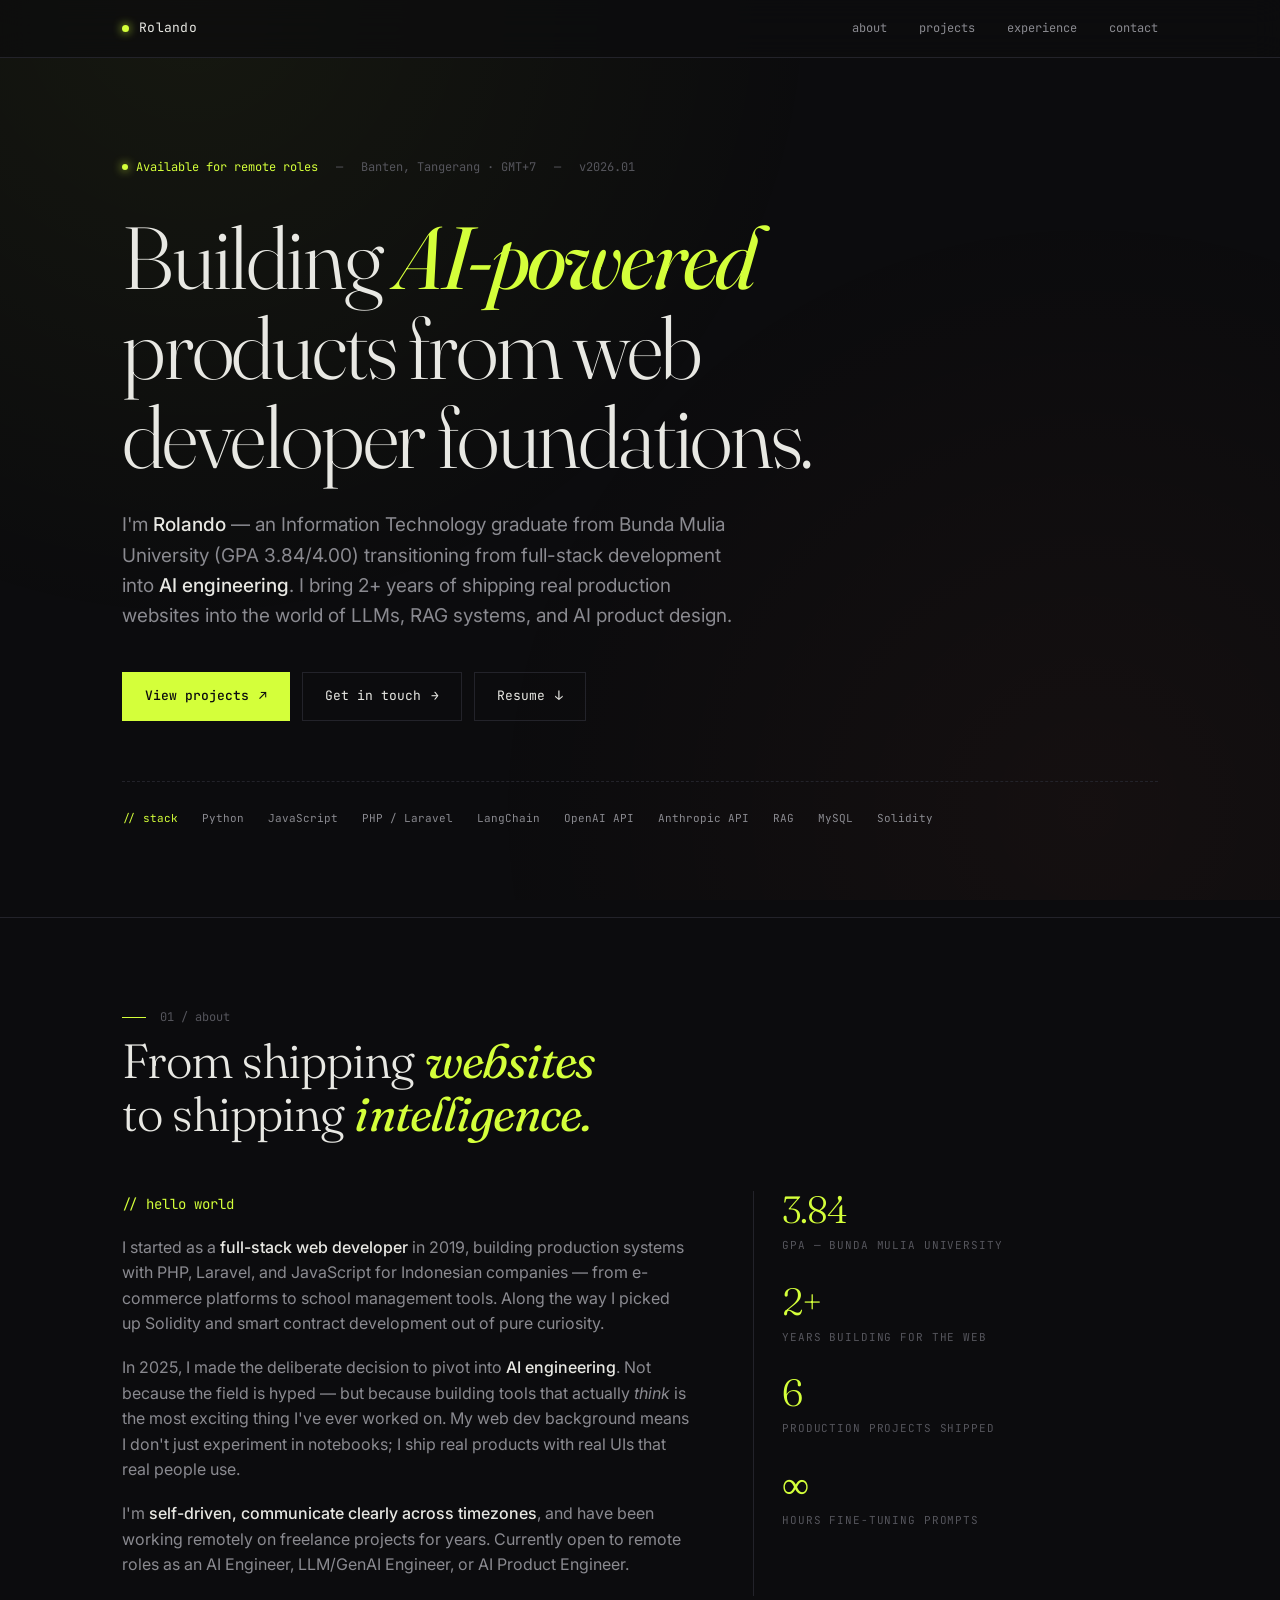
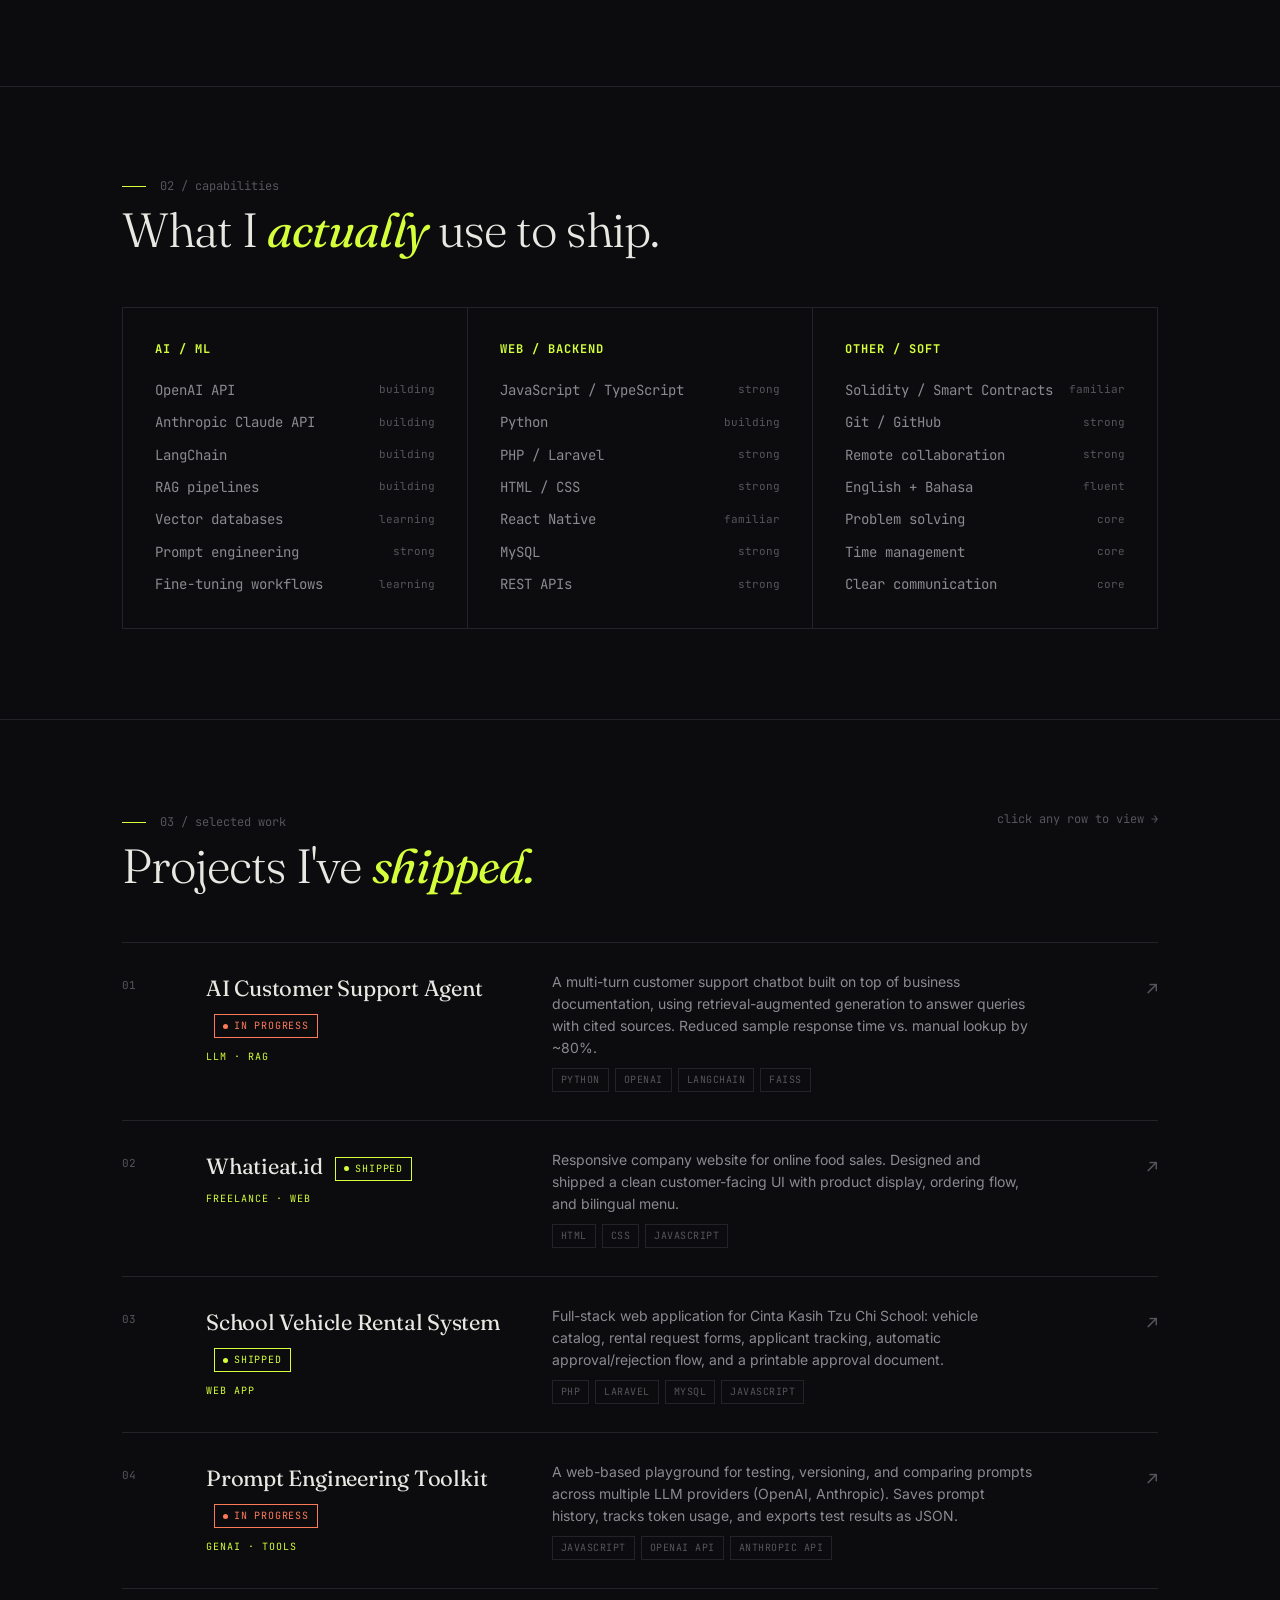
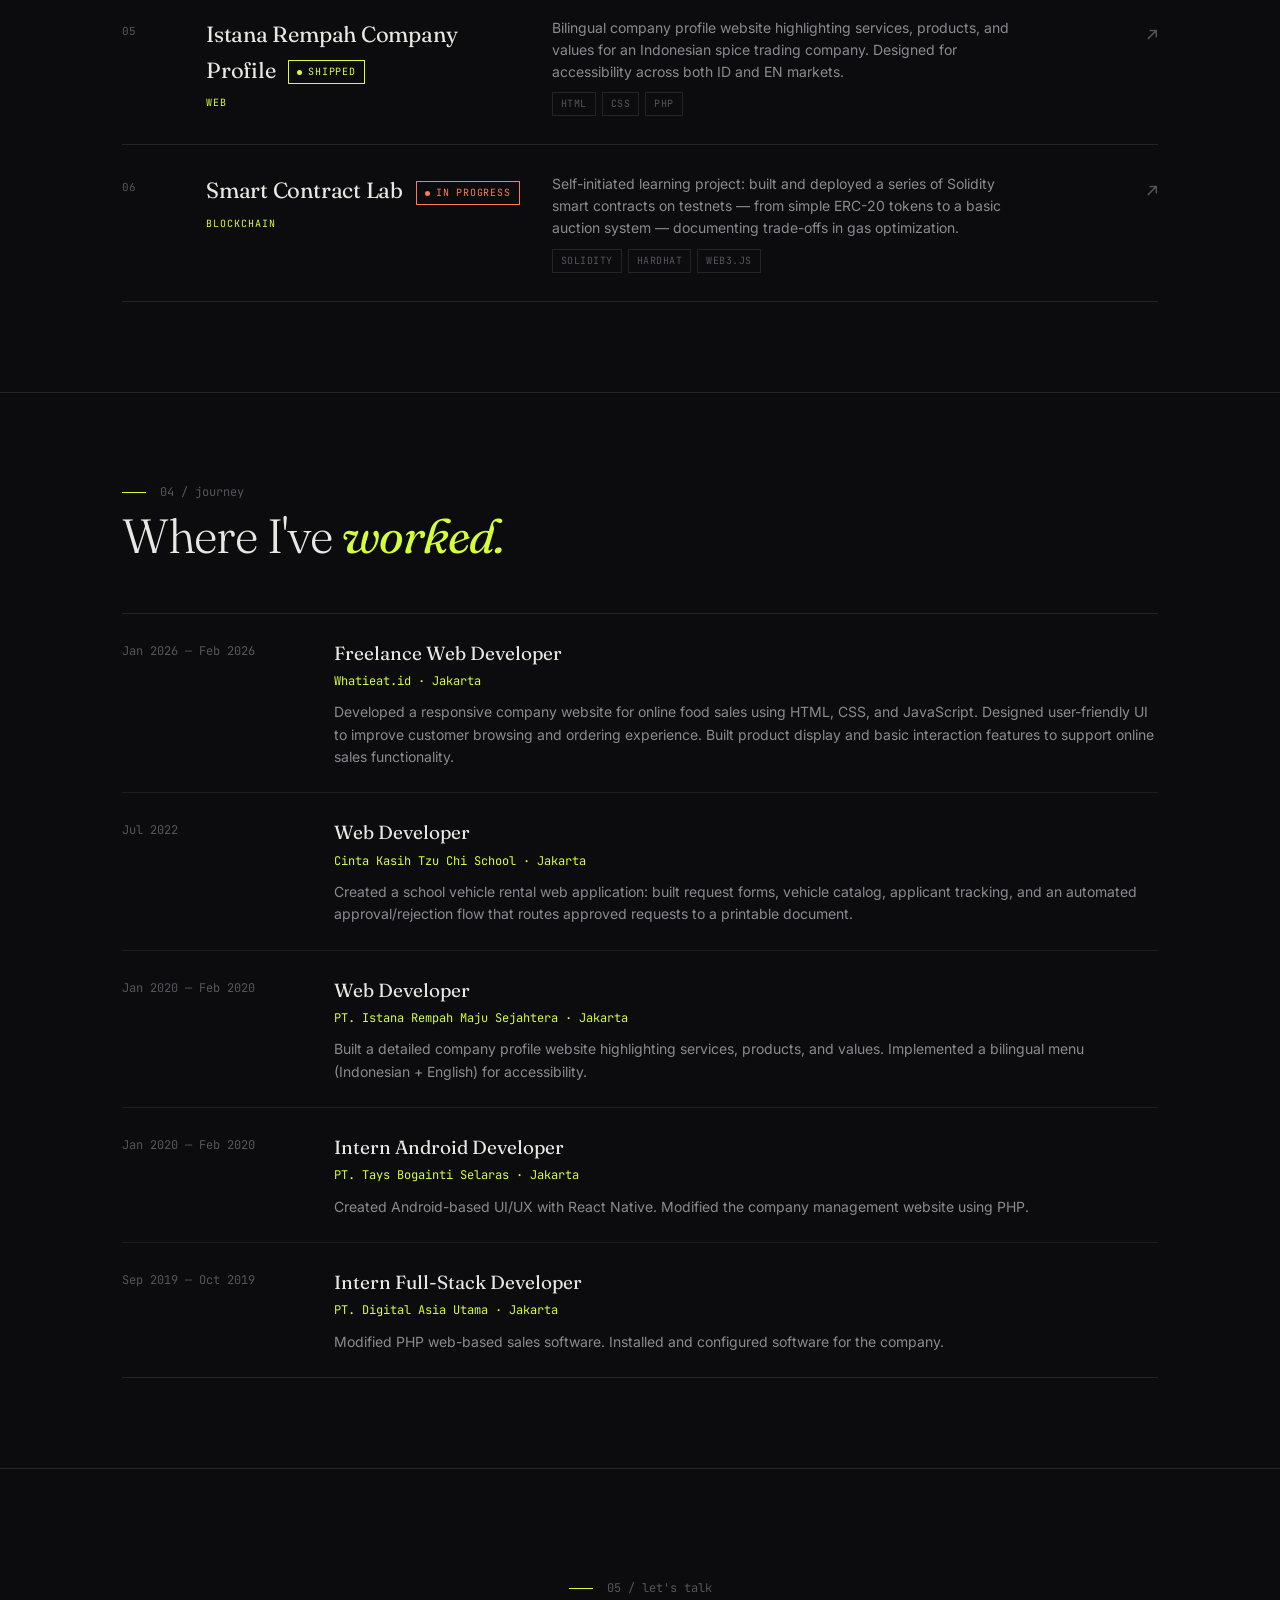
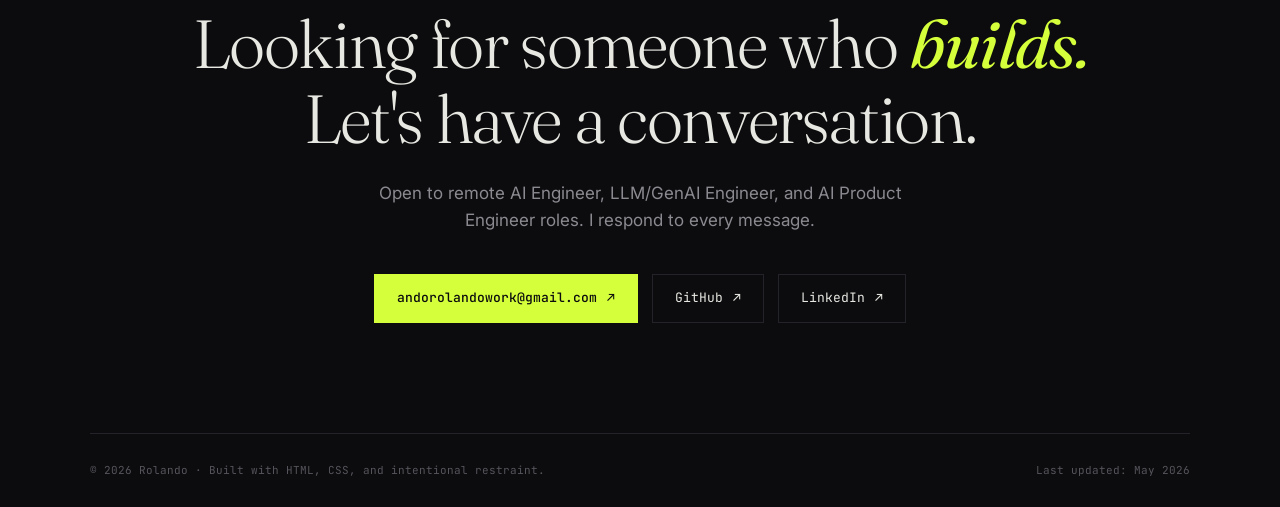
<file: index.html>
<!DOCTYPE html>
<html lang="en">
<head>
<meta charset="UTF-8" />
<meta name="viewport" content="width=device-width, initial-scale=1.0" />
<title>Rolando — AI Engineer & Full-Stack Developer</title>
<meta name="description" content="Rolando — Information Technology graduate transitioning into AI Engineering. Building LLM applications, RAG systems, and AI-powered tools. Open to remote roles." />
<meta property="og:title" content="Rolando — AI Engineer & Full-Stack Developer" />
<meta property="og:description" content="Web developer transitioning into AI Engineering. Open to remote roles." />

<link rel="preconnect" href="https://fonts.googleapis.com">
<link rel="preconnect" href="https://fonts.gstatic.com" crossorigin>
<link href="https://fonts.googleapis.com/css2?family=Fraunces:opsz,wght@9..144,300;9..144,400;9..144,500;9..144,700&family=JetBrains+Mono:wght@400;500&family=Inter:wght@400;500&display=swap" rel="stylesheet">

<style>
  :root {
    --bg: #0c0c0e;
    --bg-soft: #131316;
    --bg-card: #15151a;
    --line: #23232a;
    --line-soft: #1c1c22;
    --text: #e8e8e3;
    --text-dim: #8a8a90;
    --text-faint: #55555c;
    --accent: #d4ff3a;
    --accent-soft: rgba(212,255,58,0.15);
    --warn: #ff7a59;
    --serif: "Fraunces", Georgia, serif;
    --mono: "JetBrains Mono", ui-monospace, monospace;
    --sans: "Inter", system-ui, sans-serif;
  }

  * { box-sizing: border-box; margin: 0; padding: 0; }
  html { scroll-behavior: smooth; }

  body {
    background: var(--bg);
    color: var(--text);
    font-family: var(--sans);
    font-size: 16px;
    line-height: 1.6;
    -webkit-font-smoothing: antialiased;
    overflow-x: hidden;
  }

  body::before {
    content: "";
    position: fixed; inset: 0;
    pointer-events: none;
    background-image:
      radial-gradient(circle at 15% 0%, rgba(212,255,58,0.05), transparent 45%),
      radial-gradient(circle at 85% 90%, rgba(255,122,89,0.04), transparent 45%);
    z-index: 1;
  }

  ::selection { background: var(--accent); color: var(--bg); }
  a { color: inherit; text-decoration: none; }

  .wrap {
    max-width: 1100px;
    margin: 0 auto;
    padding: 0 32px;
    position: relative;
    z-index: 2;
  }

  /* ---------- Nav ---------- */
  nav.top {
    position: sticky; top: 0;
    backdrop-filter: blur(14px);
    -webkit-backdrop-filter: blur(14px);
    background: rgba(12,12,14,0.75);
    border-bottom: 1px solid var(--line);
    z-index: 50;
  }
  nav.top .wrap {
    display: flex; justify-content: space-between; align-items: center;
    padding-top: 18px; padding-bottom: 18px;
  }
  .logo {
    font-family: var(--mono);
    font-size: 13px;
    letter-spacing: 0.02em;
    display: flex; align-items: center;
  }
  .logo .dot {
    display: inline-block; width: 7px; height: 7px;
    background: var(--accent); border-radius: 50%;
    margin-right: 10px;
    box-shadow: 0 0 10px var(--accent);
    animation: pulse 2.4s ease-in-out infinite;
  }
  @keyframes pulse {
    0%, 100% { opacity: 1; transform: scale(1); }
    50% { opacity: 0.45; transform: scale(0.8); }
  }
  nav.top ul {
    display: flex; gap: 32px; list-style: none;
    font-family: var(--mono); font-size: 12px;
  }
  nav.top ul a {
    color: var(--text-dim);
    transition: color .2s;
  }
  nav.top ul a:hover { color: var(--accent); }
  @media (max-width: 720px) {
    nav.top ul { display: none; }
  }

  /* ---------- Hero ---------- */
  header.hero {
    padding: 100px 0 90px;
    border-bottom: 1px solid var(--line);
    position: relative;
  }
  .meta-line {
    font-family: var(--mono);
    font-size: 12px;
    color: var(--text-faint);
    display: flex; gap: 18px; align-items: center;
    margin-bottom: 36px;
    flex-wrap: wrap;
  }
  .meta-line .available {
    color: var(--accent);
    display: flex; align-items: center; gap: 8px;
  }
  .meta-line .available::before {
    content: ""; width: 6px; height: 6px;
    border-radius: 50%; background: var(--accent);
    box-shadow: 0 0 10px var(--accent);
    animation: pulse 2s ease-in-out infinite;
  }
  h1.title {
    font-family: var(--serif);
    font-weight: 300;
    font-size: clamp(42px, 8vw, 88px);
    line-height: 1.02;
    letter-spacing: -0.025em;
    margin-bottom: 28px;
  }
  h1.title em {
    font-style: italic;
    color: var(--accent);
    font-weight: 400;
  }
  .lead {
    font-size: clamp(16px, 1.6vw, 19px);
    color: var(--text-dim);
    max-width: 620px;
    line-height: 1.6;
    margin-bottom: 40px;
  }
  .lead strong { color: var(--text); font-weight: 500; }
  .hero-cta {
    display: flex; gap: 12px; flex-wrap: wrap;
  }
  .btn {
    font-family: var(--mono);
    font-size: 13px;
    padding: 13px 22px;
    border: 1px solid var(--line);
    background: transparent;
    color: var(--text);
    cursor: pointer;
    transition: all .2s;
    display: inline-flex; align-items: center; gap: 10px;
    text-decoration: none;
  }
  .btn:hover {
    border-color: var(--accent);
    color: var(--accent);
    transform: translate(-1px, -1px);
    box-shadow: 4px 4px 0 var(--accent-soft);
  }
  .btn.primary {
    background: var(--accent); color: var(--bg);
    border-color: var(--accent);
    font-weight: 500;
  }
  .btn.primary:hover {
    background: var(--text); border-color: var(--text); color: var(--bg);
    box-shadow: 4px 4px 0 var(--line);
  }
  .arrow { transition: transform .2s; display: inline-block; }
  .btn:hover .arrow { transform: translate(2px, -2px); }

  /* fade-in */
  .fade-up { opacity: 0; transform: translateY(18px); animation: fadeUp .8s cubic-bezier(.22,1,.36,1) forwards; }
  .fade-up.d1 { animation-delay: .05s; }
  .fade-up.d2 { animation-delay: .15s; }
  .fade-up.d3 { animation-delay: .28s; }
  .fade-up.d4 { animation-delay: .42s; }
  .fade-up.d5 { animation-delay: .56s; }
  @keyframes fadeUp { to { opacity: 1; transform: translateY(0); } }

  /* on-scroll reveal */
  .reveal { opacity: 0; transform: translateY(24px); transition: opacity .7s ease, transform .7s ease; }
  .reveal.in { opacity: 1; transform: translateY(0); }

  /* ---------- Sections ---------- */
  section {
    padding: 90px 0;
    border-bottom: 1px solid var(--line);
  }
  .section-head {
    display: flex; align-items: baseline; justify-content: space-between;
    margin-bottom: 50px;
    flex-wrap: wrap; gap: 16px;
  }
  .section-label {
    font-family: var(--mono);
    font-size: 12px;
    color: var(--text-faint);
    display: flex; align-items: center; gap: 14px;
    text-transform: lowercase;
  }
  .section-label::before {
    content: ""; width: 24px; height: 1px; background: var(--accent);
  }
  h2 {
    font-family: var(--serif);
    font-weight: 300;
    font-size: clamp(32px, 4.5vw, 48px);
    letter-spacing: -0.02em;
    line-height: 1.1;
    margin-top: 8px;
  }
  h2 em { font-style: italic; color: var(--accent); font-weight: 400; }

  /* ---------- About ---------- */
  .about-grid {
    display: grid;
    grid-template-columns: 1.4fr 1fr;
    gap: 64px;
  }
  @media (max-width: 820px) {
    .about-grid { grid-template-columns: 1fr; gap: 40px; }
  }
  .about-text p {
    color: var(--text-dim);
    margin-bottom: 18px;
    font-size: 16px;
  }
  .about-text p strong { color: var(--text); font-weight: 500; }
  .about-text p .hi { color: var(--accent); font-family: var(--mono); font-size: 14px; }

  .stat-block {
    border-left: 1px solid var(--line);
    padding-left: 28px;
  }
  .stat-item {
    margin-bottom: 28px;
  }
  .stat-item:last-child { margin-bottom: 0; }
  .stat-num {
    font-family: var(--serif);
    font-size: 38px;
    font-weight: 300;
    color: var(--accent);
    line-height: 1;
    letter-spacing: -0.02em;
  }
  .stat-label {
    font-family: var(--mono);
    font-size: 11px;
    color: var(--text-faint);
    text-transform: uppercase;
    letter-spacing: 0.08em;
    margin-top: 8px;
  }

  /* ---------- Skills ---------- */
  .skills-grid {
    display: grid;
    grid-template-columns: repeat(3, 1fr);
    gap: 1px;
    background: var(--line);
    border: 1px solid var(--line);
  }
  @media (max-width: 720px) { .skills-grid { grid-template-columns: 1fr; } }
  .skill-col {
    background: var(--bg);
    padding: 32px;
  }
  .skill-col h3 {
    font-family: var(--mono);
    font-size: 12px;
    color: var(--accent);
    text-transform: uppercase;
    letter-spacing: 0.08em;
    margin-bottom: 20px;
  }
  .skill-col ul {
    list-style: none;
    display: flex; flex-direction: column; gap: 10px;
  }
  .skill-col li {
    font-size: 14px;
    color: var(--text-dim);
    display: flex; justify-content: space-between; align-items: center;
    font-family: var(--mono);
  }
  .skill-col li span.lvl {
    color: var(--text-faint);
    font-size: 11px;
  }

  /* ---------- Projects ---------- */
  .projects-list {
    display: flex; flex-direction: column;
  }
  .project-row {
    display: grid;
    grid-template-columns: 60px 1fr 1.5fr 100px;
    gap: 24px;
    padding: 28px 0;
    border-top: 1px solid var(--line);
    align-items: start;
    cursor: pointer;
    transition: background .25s, padding .25s;
    position: relative;
  }
  .project-row:hover {
    background: linear-gradient(90deg, var(--accent-soft), transparent 70%);
    padding-left: 16px;
  }
  .project-row:hover .arrow-link { color: var(--accent); transform: translate(4px, -4px); }
  .project-row:last-child { border-bottom: 1px solid var(--line); }

  .proj-num {
    font-family: var(--mono);
    font-size: 11px;
    color: var(--text-faint);
    padding-top: 6px;
  }
  .proj-title {
    font-family: var(--serif);
    font-size: 22px;
    font-weight: 400;
    letter-spacing: -0.01em;
  }
  .proj-tag {
    font-family: var(--mono);
    font-size: 10px;
    color: var(--accent);
    text-transform: uppercase;
    letter-spacing: 0.1em;
    margin-top: 6px;
    display: inline-block;
  }
  .proj-desc {
    color: var(--text-dim);
    font-size: 14px;
    line-height: 1.55;
  }
  .proj-stack {
    margin-top: 10px;
    display: flex; flex-wrap: wrap; gap: 6px;
  }
  .proj-stack span {
    font-family: var(--mono);
    font-size: 10px;
    color: var(--text-faint);
    border: 1px solid var(--line);
    padding: 3px 8px;
    text-transform: uppercase;
    letter-spacing: 0.05em;
  }
  .status-badge {
    display: inline-flex;
    align-items: center;
    gap: 6px;
    font-family: var(--mono);
    font-size: 10px;
    color: var(--warn);
    border: 1px solid var(--warn);
    padding: 3px 8px;
    text-transform: uppercase;
    letter-spacing: 0.08em;
    margin-left: 8px;
    vertical-align: middle;
  }
  .status-badge::before {
    content: "";
    width: 5px; height: 5px;
    border-radius: 50%;
    background: var(--warn);
    animation: pulse 2s ease-in-out infinite;
  }
  .status-badge.shipped {
    color: var(--accent);
    border-color: var(--accent);
  }
  .status-badge.shipped::before { background: var(--accent); }
  .arrow-link {
    text-align: right;
    font-family: var(--mono);
    font-size: 18px;
    color: var(--text-faint);
    transition: color .2s, transform .2s;
    padding-top: 4px;
  }
  @media (max-width: 720px) {
    .project-row {
      grid-template-columns: 40px 1fr 30px;
    }
    .proj-desc-cell { grid-column: 2 / 4; }
    .proj-num { font-size: 10px; }
    .proj-title { font-size: 18px; }
  }

  /* ---------- Experience ---------- */
  .exp-list {
    display: flex; flex-direction: column; gap: 0;
  }
  .exp-row {
    display: grid;
    grid-template-columns: 180px 1fr;
    gap: 32px;
    padding: 24px 0;
    border-top: 1px solid var(--line-soft);
  }
  .exp-row:first-child { border-top: 1px solid var(--line); }
  .exp-row:last-child { border-bottom: 1px solid var(--line); }
  .exp-date {
    font-family: var(--mono);
    font-size: 12px;
    color: var(--text-faint);
    padding-top: 4px;
  }
  .exp-role {
    font-family: var(--serif);
    font-size: 19px;
    font-weight: 400;
    margin-bottom: 4px;
  }
  .exp-company {
    font-family: var(--mono);
    font-size: 12px;
    color: var(--accent);
    margin-bottom: 10px;
  }
  .exp-desc {
    color: var(--text-dim);
    font-size: 14px;
    line-height: 1.6;
  }
  @media (max-width: 720px) {
    .exp-row { grid-template-columns: 1fr; gap: 8px; }
  }

  /* ---------- Contact ---------- */
  section.contact {
    padding: 110px 0;
    border-bottom: none;
    text-align: center;
  }
  .contact h2 {
    font-size: clamp(38px, 6vw, 68px);
    margin-bottom: 24px;
  }
  .contact-lead {
    color: var(--text-dim);
    max-width: 540px;
    margin: 0 auto 40px;
    font-size: 17px;
  }
  .contact-links {
    display: flex; gap: 14px; justify-content: center; flex-wrap: wrap;
  }
  .footer-line {
    border-top: 1px solid var(--line);
    padding: 28px 0;
    font-family: var(--mono);
    font-size: 11px;
    color: var(--text-faint);
    display: flex; justify-content: space-between;
    flex-wrap: wrap; gap: 12px;
  }

  /* small marquee-ish skill pill row in hero */
  .tech-row {
    margin-top: 60px;
    padding-top: 28px;
    border-top: 1px dashed var(--line);
    display: flex; gap: 24px; flex-wrap: wrap; align-items: center;
    font-family: var(--mono); font-size: 11px;
    color: var(--text-faint);
  }
  .tech-row span.label { color: var(--accent); }
  .tech-row span.tech {
    color: var(--text-dim);
    transition: color .2s;
  }
  .tech-row span.tech:hover { color: var(--text); }
</style>
</head>
<body>

<!-- ============ NAV ============ -->
<nav class="top">
  <div class="wrap">
    <a href="#" class="logo"><span class="dot"></span>Rolando</a>
    <ul>
      <li><a href="#about">about</a></li>
      <li><a href="#projects">projects</a></li>
      <li><a href="#experience">experience</a></li>
      <li><a href="#contact">contact</a></li>
    </ul>
  </div>
</nav>

<!-- ============ HERO ============ -->
<header class="hero">
  <div class="wrap">
    <div class="meta-line fade-up d1">
      <span class="available">Available for remote roles</span>
      <span>—</span>
      <span>Banten, Tangerang · GMT+7</span>
      <span>—</span>
      <span>v2026.01</span>
    </div>

    <h1 class="title fade-up d2">
      Building <em>AI-powered</em><br />
      products from web<br />
      developer foundations.
    </h1>

    <p class="lead fade-up d3">
      I'm <strong>Rolando</strong> — an Information Technology graduate from Bunda Mulia University
      (GPA 3.84/4.00) transitioning from full-stack development into <strong>AI engineering</strong>.
      I bring 2+ years of shipping real production websites into the world of LLMs, RAG systems, and AI product design.
    </p>

    <div class="hero-cta fade-up d4">
      <a href="#projects" class="btn primary">View projects <span class="arrow">↗</span></a>
      <a href="#contact" class="btn">Get in touch <span class="arrow">→</span></a>
      <a href="resume.pdf" class="btn" download>Resume <span class="arrow">↓</span></a>
    </div>

    <div class="tech-row fade-up d5">
      <span class="label">// stack</span>
      <span class="tech">Python</span>
      <span class="tech">JavaScript</span>
      <span class="tech">PHP / Laravel</span>
      <span class="tech">LangChain</span>
      <span class="tech">OpenAI API</span>
      <span class="tech">Anthropic API</span>
      <span class="tech">RAG</span>
      <span class="tech">MySQL</span>
      <span class="tech">Solidity</span>
    </div>
  </div>
</header>

<!-- ============ ABOUT ============ -->
<section id="about">
  <div class="wrap">
    <div class="section-head reveal">
      <div>
        <div class="section-label">01 / about</div>
        <h2>From shipping <em>websites</em><br />to shipping <em>intelligence.</em></h2>
      </div>
    </div>

    <div class="about-grid">
      <div class="about-text reveal">
        <p><span class="hi">// hello world</span></p>
        <p>
          I started as a <strong>full-stack web developer</strong> in 2019, building production
          systems with PHP, Laravel, and JavaScript for Indonesian companies — from e-commerce
          platforms to school management tools. Along the way I picked up Solidity and smart
          contract development out of pure curiosity.
        </p>
        <p>
          In 2025, I made the deliberate decision to pivot into <strong>AI engineering</strong>.
          Not because the field is hyped — but because building tools that actually <em>think</em>
          is the most exciting thing I've ever worked on. My web dev background means I don't just
          experiment in notebooks; I ship real products with real UIs that real people use.
        </p>
        <p>
          I'm <strong>self-driven, communicate clearly across timezones</strong>, and have been
          working remotely on freelance projects for years. Currently open to remote roles as an
          AI Engineer, LLM/GenAI Engineer, or AI Product Engineer.
        </p>
      </div>

      <aside class="stat-block reveal">
        <div class="stat-item">
          <div class="stat-num">3.84</div>
          <div class="stat-label">GPA — Bunda Mulia University</div>
        </div>
        <div class="stat-item">
          <div class="stat-num">2+</div>
          <div class="stat-label">Years building for the web</div>
        </div>
        <div class="stat-item">
          <div class="stat-num">6</div>
          <div class="stat-label">Production projects shipped</div>
        </div>
        <div class="stat-item">
          <div class="stat-num">∞</div>
          <div class="stat-label">Hours fine-tuning prompts</div>
        </div>
      </aside>
    </div>
  </div>
</section>

<!-- ============ SKILLS ============ -->
<section id="skills">
  <div class="wrap">
    <div class="section-head reveal">
      <div>
        <div class="section-label">02 / capabilities</div>
        <h2>What I <em>actually</em> use to ship.</h2>
      </div>
    </div>

    <div class="skills-grid reveal">
      <div class="skill-col">
        <h3>AI / ML</h3>
        <ul>
          <li>OpenAI API <span class="lvl">building</span></li>
          <li>Anthropic Claude API <span class="lvl">building</span></li>
          <li>LangChain <span class="lvl">building</span></li>
          <li>RAG pipelines <span class="lvl">building</span></li>
          <li>Vector databases <span class="lvl">learning</span></li>
          <li>Prompt engineering <span class="lvl">strong</span></li>
          <li>Fine-tuning workflows <span class="lvl">learning</span></li>
        </ul>
      </div>

      <div class="skill-col">
        <h3>Web / Backend</h3>
        <ul>
          <li>JavaScript / TypeScript <span class="lvl">strong</span></li>
          <li>Python <span class="lvl">building</span></li>
          <li>PHP / Laravel <span class="lvl">strong</span></li>
          <li>HTML / CSS <span class="lvl">strong</span></li>
          <li>React Native <span class="lvl">familiar</span></li>
          <li>MySQL <span class="lvl">strong</span></li>
          <li>REST APIs <span class="lvl">strong</span></li>
        </ul>
      </div>

      <div class="skill-col">
        <h3>Other / Soft</h3>
        <ul>
          <li>Solidity / Smart Contracts <span class="lvl">familiar</span></li>
          <li>Git / GitHub <span class="lvl">strong</span></li>
          <li>Remote collaboration <span class="lvl">strong</span></li>
          <li>English + Bahasa <span class="lvl">fluent</span></li>
          <li>Problem solving <span class="lvl">core</span></li>
          <li>Time management <span class="lvl">core</span></li>
          <li>Clear communication <span class="lvl">core</span></li>
        </ul>
      </div>
    </div>
  </div>
</section>

<!-- ============ PROJECTS ============ -->
<section id="projects">
  <div class="wrap">
    <div class="section-head reveal">
      <div>
        <div class="section-label">03 / selected work</div>
        <h2>Projects I've <em>shipped.</em></h2>
      </div>
      <div style="font-family: var(--mono); font-size: 12px; color: var(--text-faint);">
        click any row to view →
      </div>
    </div>

    <div class="projects-list">

      <a href="projects/ai-customer-support.html" class="project-row reveal">
        <div class="proj-num">01</div>
        <div>
          <div class="proj-title">AI Customer Support Agent <span class="status-badge">in progress</span></div>
          <span class="proj-tag">LLM · RAG</span>
        </div>
        <div class="proj-desc-cell">
          <p class="proj-desc">
            A multi-turn customer support chatbot built on top of business documentation, using
            retrieval-augmented generation to answer queries with cited sources. Reduced sample
            response time vs. manual lookup by ~80%.
          </p>
          <div class="proj-stack">
            <span>Python</span><span>OpenAI</span><span>LangChain</span><span>FAISS</span>
          </div>
        </div>
        <div class="arrow-link">↗</div>
      </a>

      <a href="https://whatieat.id" class="project-row reveal">
        <div class="proj-num">02</div>
        <div>
          <div class="proj-title">Whatieat.id <span class="status-badge shipped">shipped</span></div>
          <span class="proj-tag">Freelance · Web</span>
        </div>
        <div class="proj-desc-cell">
          <p class="proj-desc">
            Responsive company website for online food sales. Designed and shipped a clean
            customer-facing UI with product display, ordering flow, and bilingual menu.
          </p>
          <div class="proj-stack">
            <span>HTML</span><span>CSS</span><span>JavaScript</span>
          </div>
        </div>
        <div class="arrow-link">↗</div>
      </a>

      <a href="Projects/Aplikasi Pengeloaan Kendaraan/index.html" class="project-row reveal">
        <div class="proj-num">03</div>
        <div>
          <div class="proj-title">School Vehicle Rental System <span class="status-badge shipped">shipped</span></div>
          <span class="proj-tag">Web App</span>
        </div>
        <div class="proj-desc-cell">
          <p class="proj-desc">
            Full-stack web application for Cinta Kasih Tzu Chi School: vehicle catalog, rental
            request forms, applicant tracking, automatic approval/rejection flow, and a printable
            approval document.
          </p>
          <div class="proj-stack">
            <span>PHP</span><span>Laravel</span><span>MySQL</span><span>JavaScript</span>
          </div>
        </div>
        <div class="arrow-link">↗</div>
      </a>

      <a href="projects/prompt-toolkit.html" class="project-row reveal">
        <div class="proj-num">04</div>
        <div>
          <div class="proj-title">Prompt Engineering Toolkit <span class="status-badge">in progress</span></div>
          <span class="proj-tag">GenAI · Tools</span>
        </div>
        <div class="proj-desc-cell">
          <p class="proj-desc">
            A web-based playground for testing, versioning, and comparing prompts across multiple
            LLM providers (OpenAI, Anthropic). Saves prompt history, tracks token usage, and
            exports test results as JSON.
          </p>
          <div class="proj-stack">
            <span>JavaScript</span><span>OpenAI API</span><span>Anthropic API</span>
          </div>
        </div>
        <div class="arrow-link">↗</div>
      </a>

      <a href="projects/rempah-profile.html" class="project-row reveal">
        <div class="proj-num">05</div>
        <div>
          <div class="proj-title">Istana Rempah Company Profile <span class="status-badge shipped">shipped</span></div>
          <span class="proj-tag">Web</span>
        </div>
        <div class="proj-desc-cell">
          <p class="proj-desc">
            Bilingual company profile website highlighting services, products, and values for an
            Indonesian spice trading company. Designed for accessibility across both ID and EN
            markets.
          </p>
          <div class="proj-stack">
            <span>HTML</span><span>CSS</span><span>PHP</span>
          </div>
        </div>
        <div class="arrow-link">↗</div>
      </a>

      <a href="projects/smart-contract-lab.html" class="project-row reveal">
        <div class="proj-num">06</div>
        <div>
          <div class="proj-title">Smart Contract Lab <span class="status-badge">in progress</span></div>
          <span class="proj-tag">Blockchain</span>
        </div>
        <div class="proj-desc-cell">
          <p class="proj-desc">
            Self-initiated learning project: built and deployed a series of Solidity smart
            contracts on testnets — from simple ERC-20 tokens to a basic auction system —
            documenting trade-offs in gas optimization.
          </p>
          <div class="proj-stack">
            <span>Solidity</span><span>Hardhat</span><span>Web3.js</span>
          </div>
        </div>
        <div class="arrow-link">↗</div>
      </a>

    </div>
  </div>
</section>

<!-- ============ EXPERIENCE ============ -->
<section id="experience">
  <div class="wrap">
    <div class="section-head reveal">
      <div>
        <div class="section-label">04 / journey</div>
        <h2>Where I've <em>worked.</em></h2>
      </div>
    </div>

    <div class="exp-list reveal">

      <div class="exp-row">
        <div class="exp-date">Jan 2026 — Feb 2026</div>
        <div>
          <div class="exp-role">Freelance Web Developer</div>
          <div class="exp-company">Whatieat.id · Jakarta</div>
          <p class="exp-desc">
            Developed a responsive company website for online food sales using HTML, CSS, and
            JavaScript. Designed user-friendly UI to improve customer browsing and ordering
            experience. Built product display and basic interaction features to support online
            sales functionality.
          </p>
        </div>
      </div>

      <div class="exp-row">
        <div class="exp-date">Jul 2022</div>
        <div>
          <div class="exp-role">Web Developer</div>
          <div class="exp-company">Cinta Kasih Tzu Chi School · Jakarta</div>
          <p class="exp-desc">
            Created a school vehicle rental web application: built request forms, vehicle catalog,
            applicant tracking, and an automated approval/rejection flow that routes approved
            requests to a printable document.
          </p>
        </div>
      </div>

      <div class="exp-row">
        <div class="exp-date">Jan 2020 — Feb 2020</div>
        <div>
          <div class="exp-role">Web Developer</div>
          <div class="exp-company">PT. Istana Rempah Maju Sejahtera · Jakarta</div>
          <p class="exp-desc">
            Built a detailed company profile website highlighting services, products, and values.
            Implemented a bilingual menu (Indonesian + English) for accessibility.
          </p>
        </div>
      </div>

      <div class="exp-row">
        <div class="exp-date">Jan 2020 — Feb 2020</div>
        <div>
          <div class="exp-role">Intern Android Developer</div>
          <div class="exp-company">PT. Tays Bogainti Selaras · Jakarta</div>
          <p class="exp-desc">
            Created Android-based UI/UX with React Native. Modified the company management
            website using PHP.
          </p>
        </div>
      </div>

      <div class="exp-row">
        <div class="exp-date">Sep 2019 — Oct 2019</div>
        <div>
          <div class="exp-role">Intern Full-Stack Developer</div>
          <div class="exp-company">PT. Digital Asia Utama · Jakarta</div>
          <p class="exp-desc">
            Modified PHP web-based sales software. Installed and configured software for the
            company.
          </p>
        </div>
      </div>

    </div>
  </div>
</section>

<!-- ============ CONTACT ============ -->
<section id="contact" class="contact">
  <div class="wrap reveal">
    <div class="section-label" style="justify-content: center;">05 / let's talk</div>
    <h2>Looking for someone who <em>builds.</em><br />Let's have a conversation.</h2>
    <p class="contact-lead">
      Open to remote AI Engineer, LLM/GenAI Engineer, and AI Product Engineer roles.
      I respond to every message.
    </p>
    <div class="contact-links">
      <a href="mailto:andorolandowork@gmail.com" class="btn primary">
        andorolandowork@gmail.com <span class="arrow">↗</span>
      </a>
      <a href="https://github.com/Rolando26" target="_blank" rel="noopener" class="btn">
        GitHub <span class="arrow">↗</span>
      </a>
      <a href="https://www.linkedin.com/in/rolando-rolando-65038b229/" target="_blank" rel="noopener" class="btn">
        LinkedIn <span class="arrow">↗</span>
      </a>
    </div>
  </div>
</section>

<footer>
  <div class="wrap footer-line">
    <span>© 2026 Rolando · Built with HTML, CSS, and intentional restraint.</span>
    <span>Last updated: <span id="last-updated">May 2026</span></span>
  </div>
</footer>

<script>
  // Lightweight scroll reveal (no library)
  const io = new IntersectionObserver((entries) => {
    entries.forEach(e => {
      if (e.isIntersecting) {
        e.target.classList.add('in');
        io.unobserve(e.target);
      }
    });
  }, { threshold: 0.1, rootMargin: "0px 0px -60px 0px" });
  document.querySelectorAll('.reveal').forEach(el => io.observe(el));
</script>

</body>
</html>
</file>
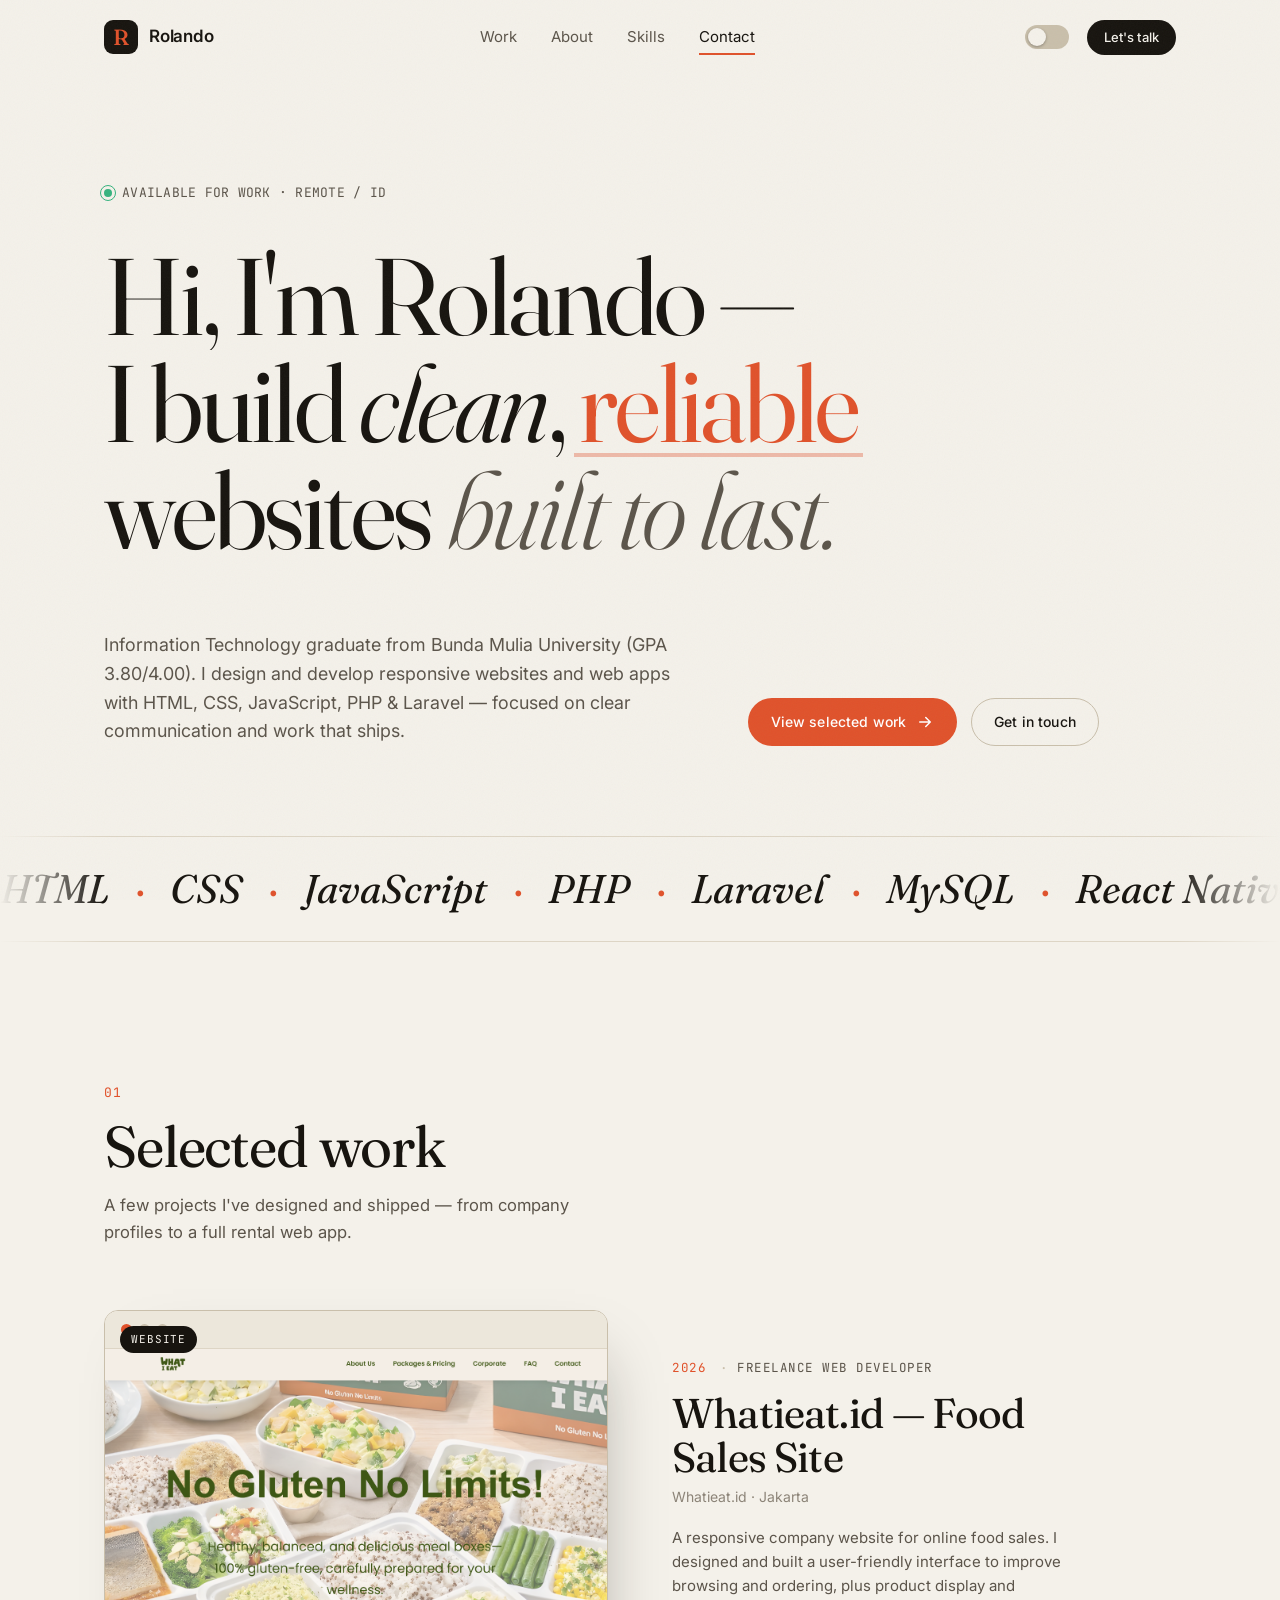
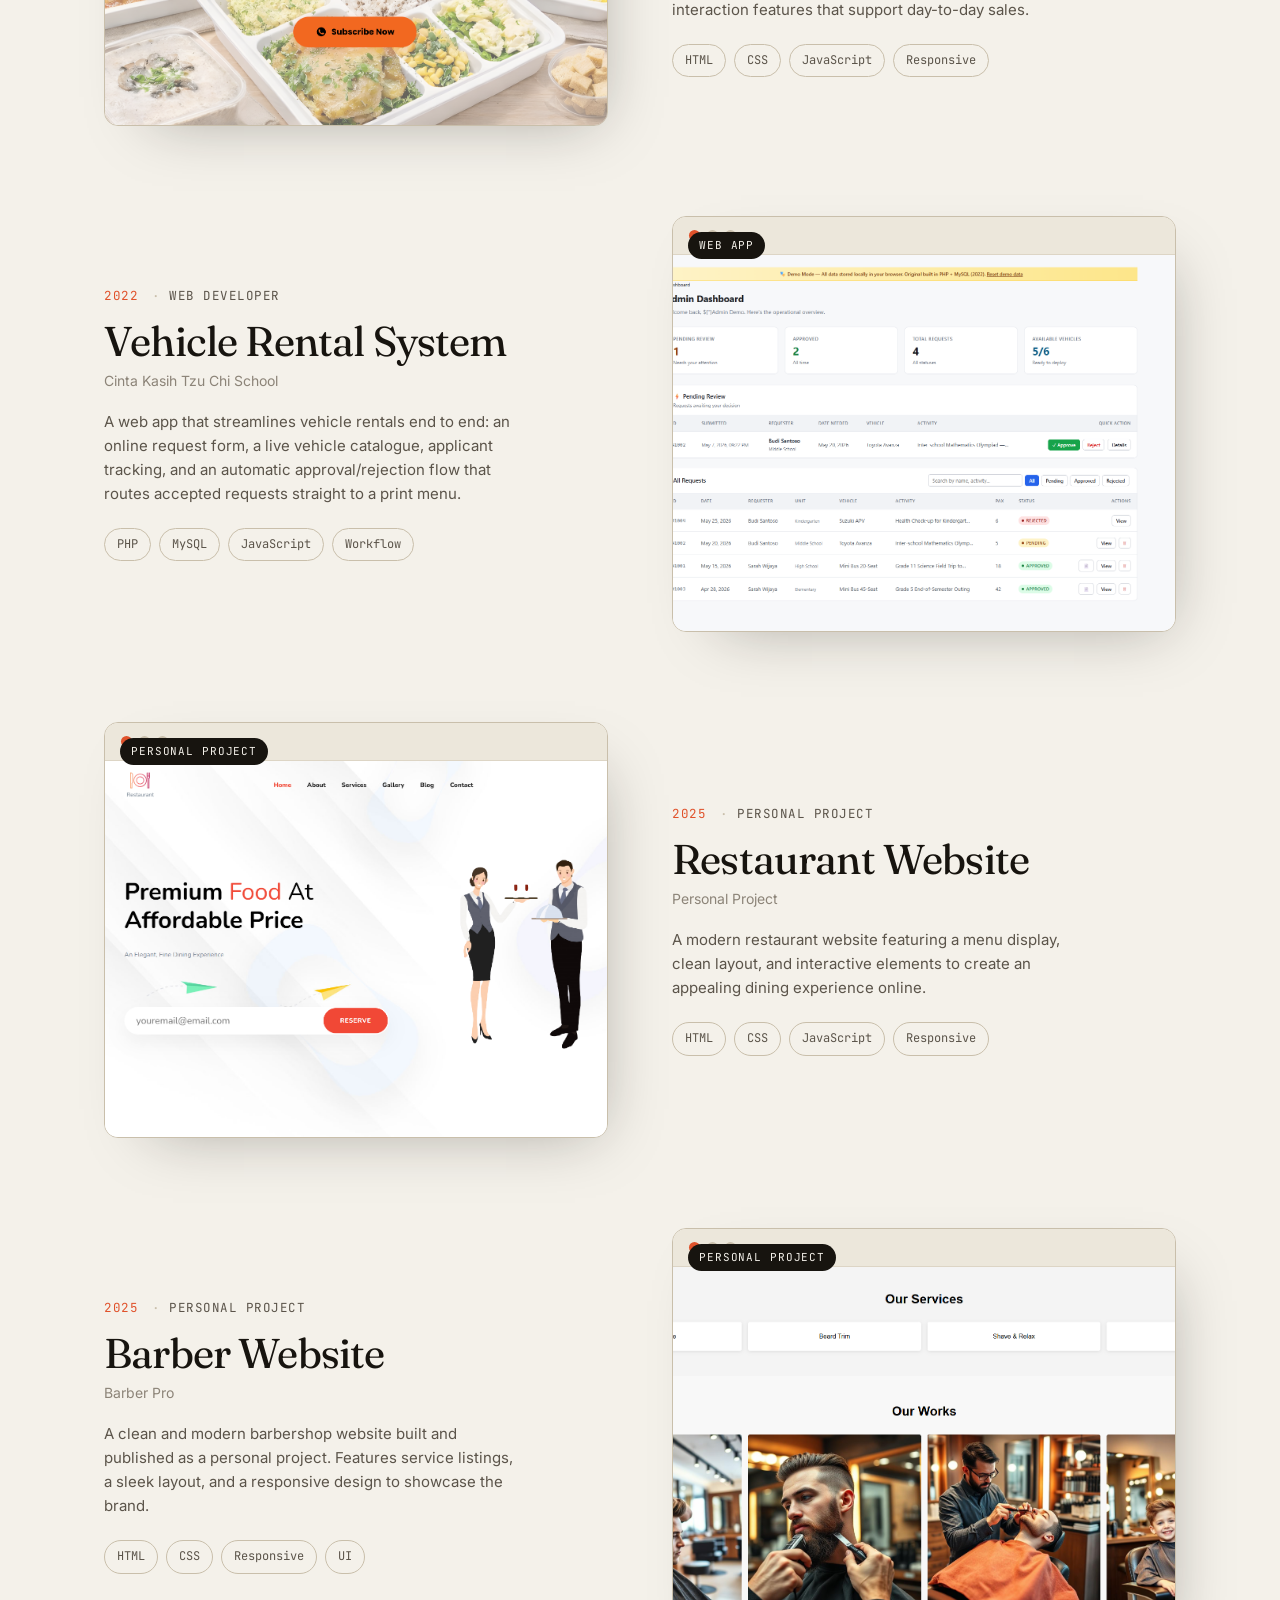
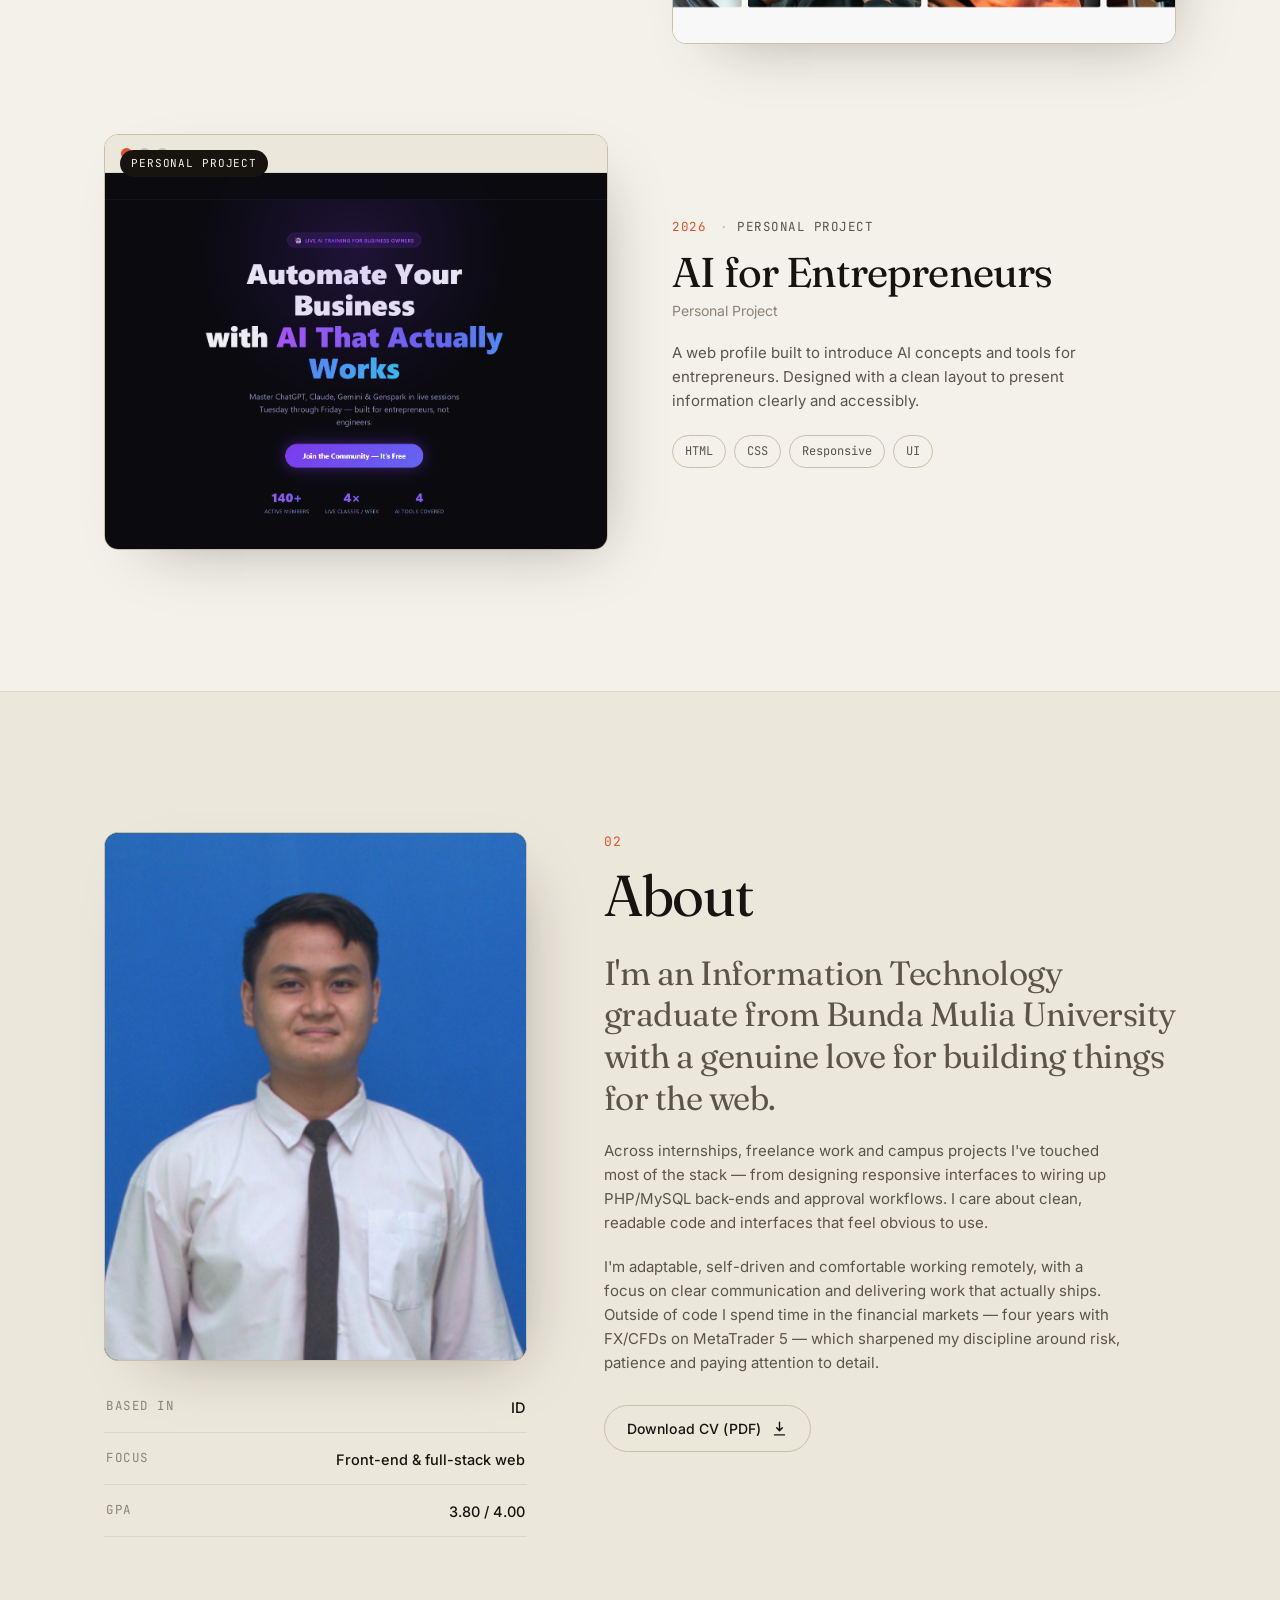
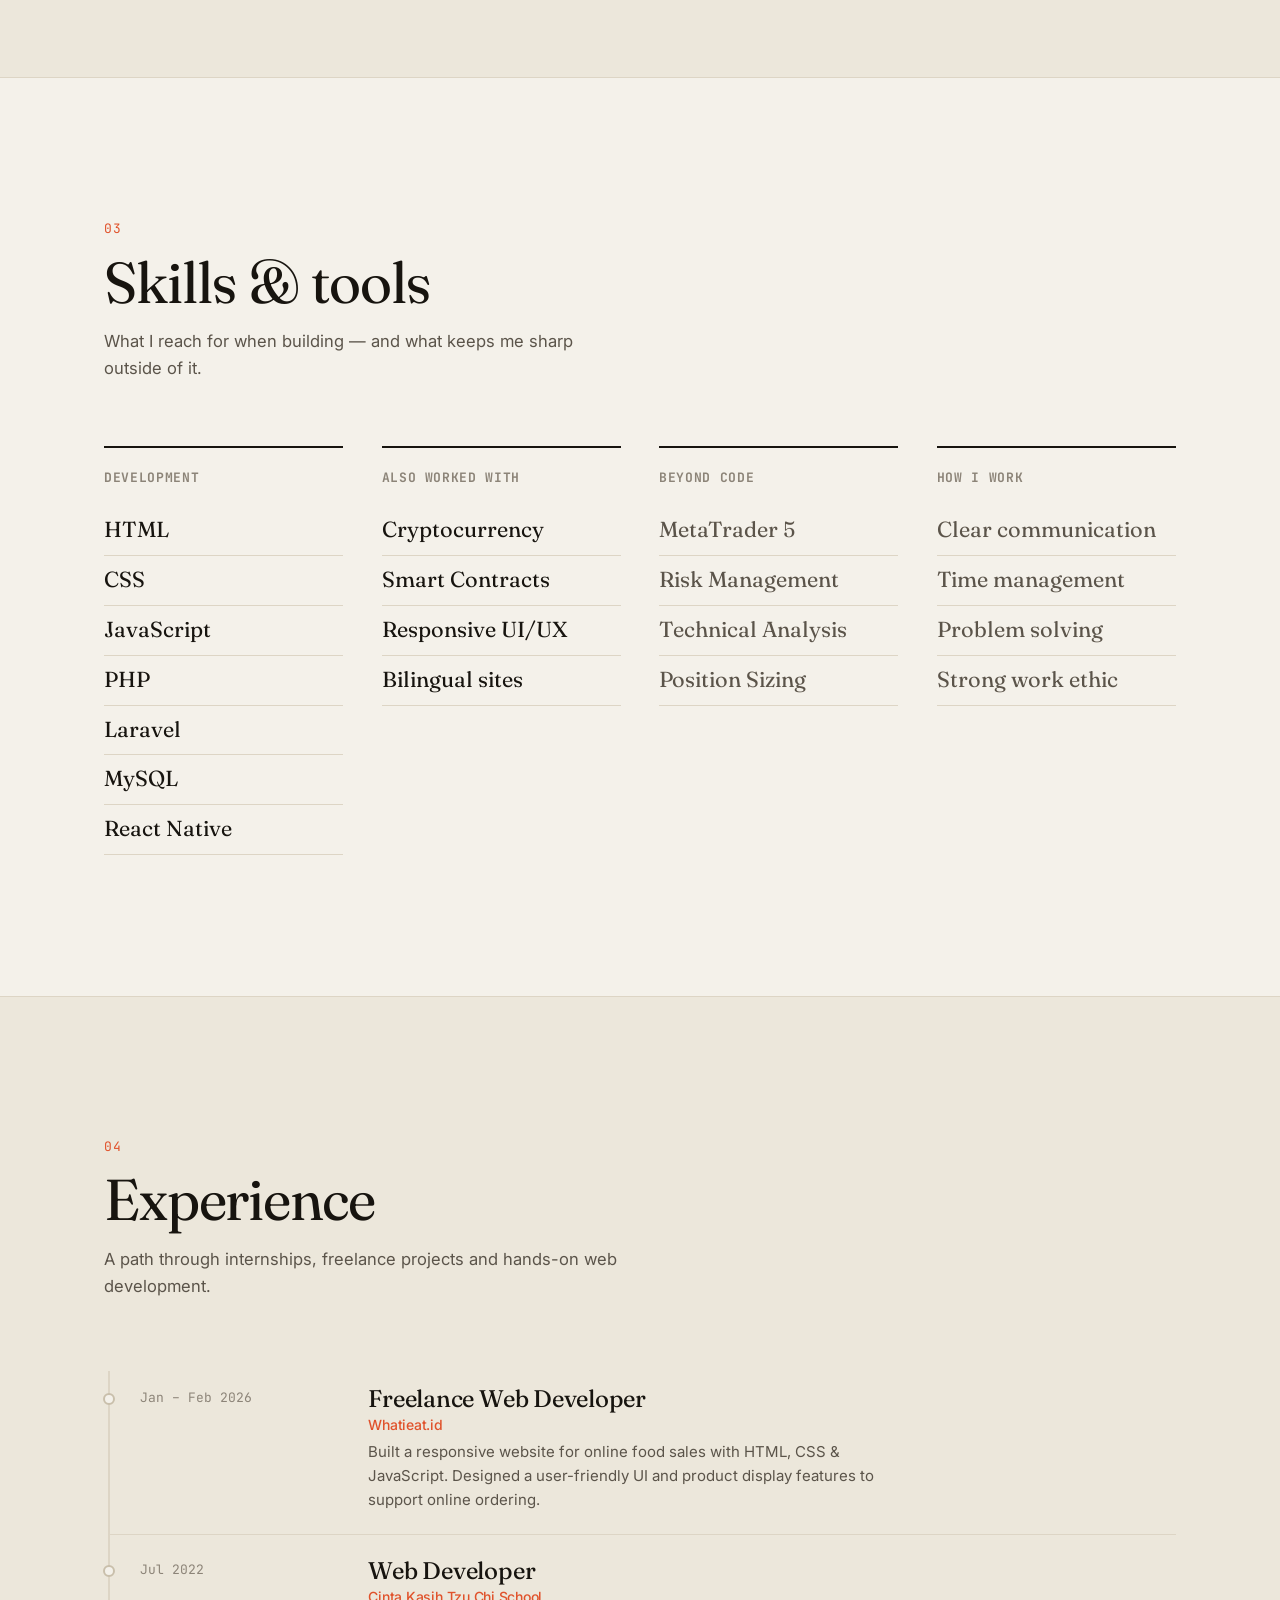
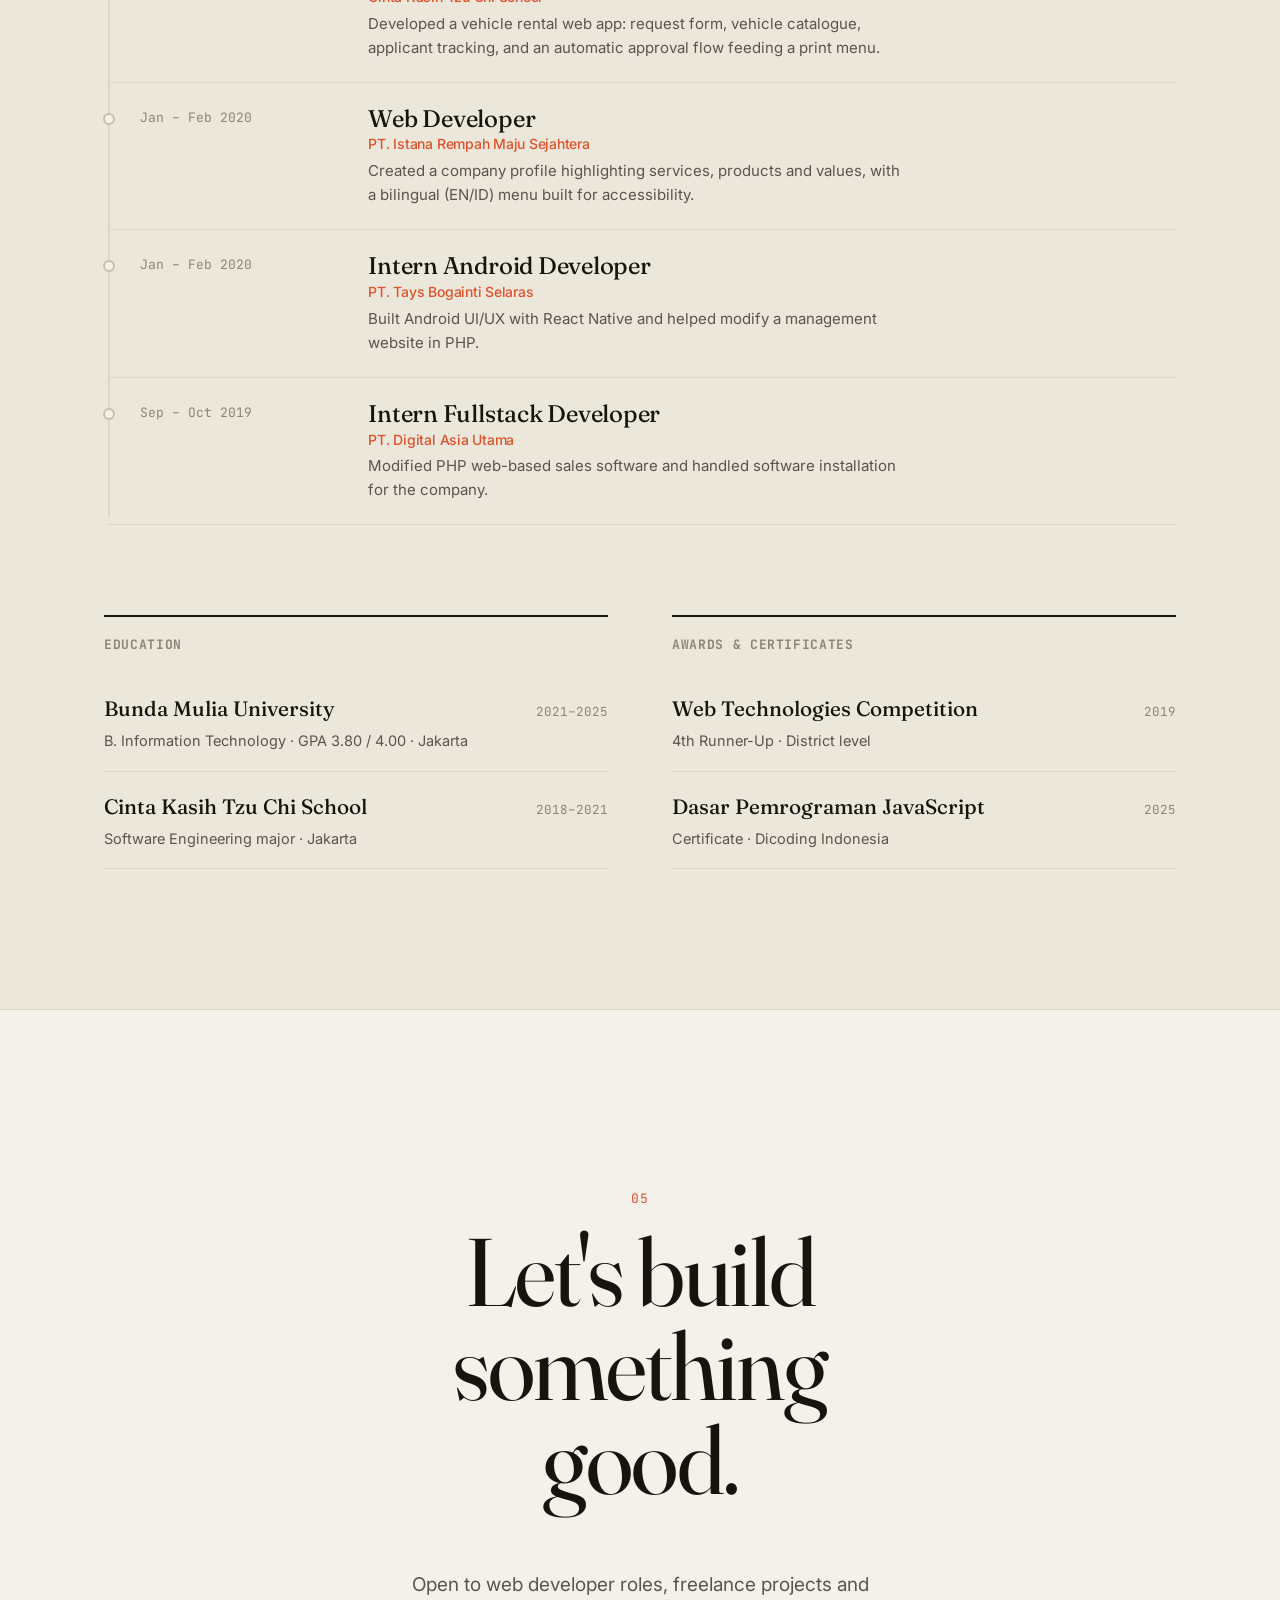
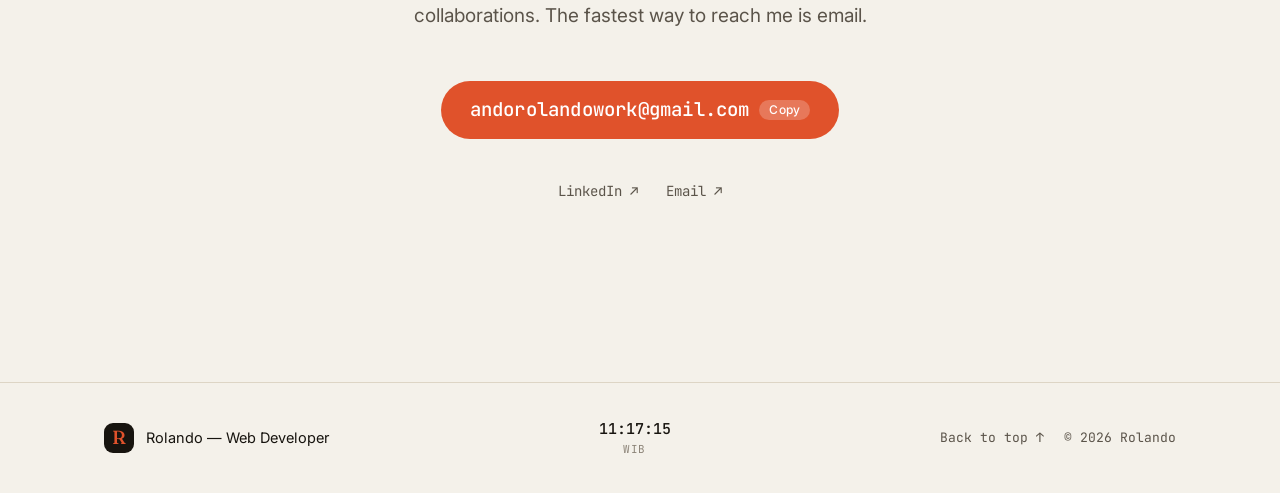
<file: New-Portfolio/index.html>
<!DOCTYPE html>
<html lang="en">
<head>
  <meta charset="UTF-8" />
  <meta name="viewport" content="width=device-width, initial-scale=1.0" />
  <title>Rolando — Web Developer</title>
  <meta name="description" content="Rolando is a web developer and IT graduate based in Tangerang, Indonesia. He builds clean, reliable, user-friendly websites with HTML, CSS, JavaScript, PHP and Laravel." />
  <meta name="author" content="Rolando" />

  <!-- Open Graph -->
  <meta property="og:type" content="website" />
  <meta property="og:title" content="Rolando — Web Developer" />
  <meta property="og:description" content="Web developer building practical, user-friendly websites. HTML · CSS · JavaScript · PHP · Laravel." />
  <meta property="og:locale" content="en_US" />

  <!-- Favicon: inline SVG monogram -->
  <link rel="icon" href="data:image/svg+xml,%3Csvg xmlns='http://www.w3.org/2000/svg' viewBox='0 0 100 100'%3E%3Crect width='100' height='100' rx='22' fill='%2317140F'/%3E%3Ctext x='50' y='68' font-family='Georgia,serif' font-size='58' fill='%23E0522B' text-anchor='middle'%3ER%3C/text%3E%3C/svg%3E" />

  <!-- Fonts -->
  <link rel="preconnect" href="https://fonts.googleapis.com" />
  <link rel="preconnect" href="https://fonts.gstatic.com" crossorigin />
  <link href="https://fonts.googleapis.com/css2?family=Fraunces:ital,opsz,wght@0,9..144,300..600;1,9..144,300..500&family=Inter:wght@400;500;600&family=JetBrains+Mono:wght@400;500&display=swap" rel="stylesheet" />

  <link rel="stylesheet" href="css/style.css" />
</head>
<body>
  <!-- Grain / paper texture overlay -->
  <div class="grain" aria-hidden="true"></div>

  <!-- Skip link for accessibility -->
  <a class="skip-link" href="#main">Skip to content</a>

  <!-- ============ HEADER ============ -->
  <header class="site-header" id="top">
    <div class="wrap header-inner">
      <a href="#top" class="brand" aria-label="Rolando — home">
        <span class="brand-mark">R</span>
        <span class="brand-name">Rolando</span>
      </a>

      <nav class="nav" aria-label="Primary">
        <a href="#work">Work</a>
        <a href="#about">About</a>
        <a href="#skills">Skills</a>
        <a href="#contact">Contact</a>
      </nav>

      <div class="header-actions">
        <button class="theme-toggle" id="themeToggle" aria-label="Switch color theme" title="Switch theme">
          <span class="theme-toggle-track"><span class="theme-toggle-thumb"></span></span>
        </button>
        <a href="#contact" class="btn btn-sm btn-ink">Let's talk</a>
        <button class="menu-btn" id="menuBtn" aria-label="Open menu" aria-expanded="false" aria-controls="mobileMenu">
          <span></span><span></span>
        </button>
      </div>
    </div>
  </header>

  <!-- Mobile menu -->
  <div class="mobile-menu" id="mobileMenu" aria-hidden="true">
    <nav aria-label="Mobile">
      <a href="#work"><span class="mm-num">01</span> Work</a>
      <a href="#about"><span class="mm-num">02</span> About</a>
      <a href="#skills"><span class="mm-num">03</span> Skills</a>
      <a href="#experience"><span class="mm-num">04</span> Experience</a>
      <a href="#contact"><span class="mm-num">05</span> Contact</a>
    </nav>
    <div class="mobile-menu-foot">
      <a href="mailto:andorolandowork@gmail.com">andorolandowork@gmail.com</a>
    </div>
  </div>

  <main id="main">
    <!-- ============ HERO ============ -->
    <section class="hero">
      <div class="wrap">
        <p class="eyebrow reveal">
          <span class="status-dot" aria-hidden="true"></span>
          Available for work · Remote / ID
        </p>

        <h1 class="hero-title">
          <span class="line reveal">Hi, I'm Rolando —</span>
          <span class="line reveal">I build <em>clean</em>, <span class="hl">reliable</span></span>
          <span class="line reveal">websites <span class="serif-thin">built to last.</span></span>
        </h1>

        <div class="hero-bottom">
          <p class="lede reveal">
            Information Technology graduate from Bunda Mulia University (GPA 3.80/4.00).
            I design and develop responsive websites and web apps with HTML, CSS,
            JavaScript, PHP &amp; Laravel — focused on clear communication and work that ships.
          </p>
          <div class="hero-cta reveal">
            <a href="#work" class="btn btn-accent">
              View selected work
              <svg viewBox="0 0 24 24" width="18" height="18" aria-hidden="true"><path d="M5 12h14M13 6l6 6-6 6" fill="none" stroke="currentColor" stroke-width="2" stroke-linecap="round" stroke-linejoin="round"/></svg>
            </a>
            <a href="#contact" class="btn btn-line">Get in touch</a>
          </div>
        </div>
      </div>

      <!-- Skills marquee -->
      <div class="marquee" aria-hidden="true">
        <div class="marquee-track">
          <span>HTML</span><span class="dot">·</span><span>CSS</span><span class="dot">·</span><span>JavaScript</span><span class="dot">·</span><span>PHP</span><span class="dot">·</span><span>Laravel</span><span class="dot">·</span><span>MySQL</span><span class="dot">·</span><span>React Native</span><span class="dot">·</span><span>Responsive UI</span><span class="dot">·</span><span>Smart Contracts</span><span class="dot">·</span>
          <span>HTML</span><span class="dot">·</span><span>CSS</span><span class="dot">·</span><span>JavaScript</span><span class="dot">·</span><span>PHP</span><span class="dot">·</span><span>Laravel</span><span class="dot">·</span><span>MySQL</span><span class="dot">·</span><span>React Native</span><span class="dot">·</span><span>Responsive UI</span><span class="dot">·</span><span>Smart Contracts</span><span class="dot">·</span>
        </div>
      </div>
    </section>

    <!-- ============ SELECTED WORK ============ -->
    <section class="section" id="work">
      <div class="wrap">
        <header class="section-head reveal">
          <span class="section-num">01</span>
          <h2 class="section-title">Selected work</h2>
          <p class="section-sub">A few projects I've designed and shipped — from company profiles to a full rental web app.</p>
        </header>

        <div class="projects">
          <!-- Project 1 -->
          <article class="project reveal">
            <div class="project-media" data-label="Website">
              <a href="https://whatieat.id" target="_blank" rel="noopener" class="browser browser--link">
                <div class="browser-bar"><span></span><span></span><span></span></div>
                <div class="browser-body browser-body--screenshot">
                  <img src="assets/whatieat-preview.png" alt="Whatieat.id preview" />
                </div>
              </a>
            </div>
            <div class="project-info">
              <div class="project-top">
                <span class="project-year">2026</span>
                <span class="project-role">Freelance Web Developer</span>
              </div>
              <h3 class="project-name">Whatieat.id — Food Sales Site</h3>
              <p class="project-client">Whatieat.id · Jakarta</p>
              <p class="project-desc">
                A responsive company website for online food sales. I designed and built a
                user-friendly interface to improve browsing and ordering, plus product
                display and interaction features that support day-to-day sales.
              </p>
              <ul class="tags">
                <li>HTML</li><li>CSS</li><li>JavaScript</li><li>Responsive</li>
              </ul>
            </div>
          </article>

          <!-- Project 2 -->
          <article class="project reveal">
            <div class="project-media" data-label="Web App">
              <a href="https://rolando26.github.io/Aplikasi%20Pengeloaan%20Kendaraan/index.html" target="_blank" rel="noopener" class="browser browser--link">
                <div class="browser-bar"><span></span><span></span><span></span></div>
                <div class="browser-body browser-body--screenshot">
                  <img src="assets/vs.png" alt="Vehicle Rental System preview" />
                </div>
              </a>
            </div>
            <div class="project-info">
              <div class="project-top">
                <span class="project-year">2022</span>
                <span class="project-role">Web Developer</span>
              </div>
              <h3 class="project-name">Vehicle Rental System</h3>
              <p class="project-client">Cinta Kasih Tzu Chi School</p>
              <p class="project-desc">
                A web app that streamlines vehicle rentals end to end: an online request
                form, a live vehicle catalogue, applicant tracking, and an automatic
                approval/rejection flow that routes accepted requests straight to a print menu.
              </p>
              <ul class="tags">
                <li>PHP</li><li>MySQL</li><li>JavaScript</li><li>Workflow</li>
              </ul>
            </div>
          </article>

          <!-- Project 3 -->
          <article class="project reveal">
            <div class="project-media" data-label="Personal Project">
              <a href="https://rolando26.github.io/restaurant/index.html" target="_blank" rel="noopener" class="browser browser--link">
                <div class="browser-bar"><span></span><span></span><span></span></div>
                <div class="browser-body browser-body--screenshot">
                  <img src="assets/resto.png" alt="Restaurant Website preview" />
                </div>
              </a>
            </div>
            <div class="project-info">
              <div class="project-top">
                <span class="project-year">2025</span>
                <span class="project-role">Personal Project</span>
              </div>
              <h3 class="project-name">Restaurant Website</h3>
              <p class="project-client">Personal Project</p>
              <p class="project-desc">
                A modern restaurant website featuring a menu display, clean layout, and
                interactive elements to create an appealing dining experience online.
              </p>
              <ul class="tags">
                <li>HTML</li><li>CSS</li><li>JavaScript</li><li>Responsive</li>
              </ul>
            </div>
          </article>

          <!-- Project 4 -->
          <article class="project reveal">
            <div class="project-media" data-label="Personal Project">
              <a href="https://rolando26.github.io/BarberShop-Web/" target="_blank" rel="noopener" class="browser browser--link">
                <div class="browser-bar"><span></span><span></span><span></span></div>
                <div class="browser-body browser-body--screenshot">
                  <img src="assets/barber.png" alt="Barber Pro preview" />
                </div>
              </a>
            </div>
            <div class="project-info">
              <div class="project-top">
                <span class="project-year">2025</span>
                <span class="project-role">Personal Project</span>
              </div>
              <h3 class="project-name">Barber Website</h3>
              <p class="project-client">Barber Pro</p>
              <p class="project-desc">
                A clean and modern barbershop website built and published as a personal
                project. Features service listings, a sleek layout, and a responsive
                design to showcase the brand.
              </p>
              <ul class="tags">
                <li>HTML</li><li>CSS</li><li>Responsive</li><li>UI</li>
              </ul>
            </div>
          </article>

          <!-- Project 4 -->
          <article class="project reveal">
            <div class="project-media" data-label="Personal Project">
              <a href="https://rolando26.github.io/AI-For-Entrepreneur/index.html" target="_blank" rel="noopener" class="browser browser--link">
                <div class="browser-bar"><span></span><span></span><span></span></div>
                <div class="browser-body browser-body--screenshot">
                  <img src="assets/ai.png" alt="AI for Entrepreneurs preview" />
                </div>
              </a>
            </div>
            <div class="project-info">
              <div class="project-top">
                <span class="project-year">2026</span>
                <span class="project-role">Personal Project</span>
              </div>
              <h3 class="project-name">AI for Entrepreneurs</h3>
              <p class="project-client">Personal Project</p>
              <p class="project-desc">
                A web profile built to introduce AI concepts and tools for entrepreneurs.
                Designed with a clean layout to present information clearly and accessibly.
              </p>
              <ul class="tags">
                <li>HTML</li><li>CSS</li><li>Responsive</li><li>UI</li>
              </ul>
            </div>
          </article>
        </div>
      </div>
    </section>

    <!-- ============ ABOUT ============ -->
    <section class="section section-alt" id="about">
      <div class="wrap about-grid">
        <div class="about-media reveal">
          <!-- Replace the src below with your own photo (e.g. assets/rolando.jpg).
               If no image is found, the monogram fallback is shown automatically. -->
          <figure class="photo">
            <img src="assets/rolando.png" alt="Portrait of Rolando"
                 onerror="this.style.display='none';this.closest('.photo').classList.add('no-photo')" />
            <span class="photo-fallback" aria-hidden="true">R</span>
          </figure>
          <div class="about-facts">
            <div class="fact"><span class="fact-k">Based in</span><span class="fact-v">ID</span></div>
            <div class="fact"><span class="fact-k">Focus</span><span class="fact-v">Front-end &amp; full-stack web</span></div>
            <div class="fact"><span class="fact-k">GPA</span><span class="fact-v">3.80 / 4.00</span></div>
          </div>
        </div>

        <div class="about-text">
          <header class="section-head reveal">
            <span class="section-num">02</span>
            <h2 class="section-title">About</h2>
          </header>
          <p class="about-lead reveal">
            I'm an Information Technology graduate from Bunda Mulia University with a
            genuine love for building things for the web.
          </p>
          <p class="reveal">
            Across internships, freelance work and campus projects I've touched most of the
            stack — from designing responsive interfaces to wiring up PHP/MySQL back-ends and
            approval workflows. I care about clean, readable code and interfaces that feel
            obvious to use.
          </p>
          <p class="reveal">
            I'm adaptable, self-driven and comfortable working remotely, with a focus on clear
            communication and delivering work that actually ships. Outside of code I spend time
            in the financial markets — four years with FX/CFDs on MetaTrader 5 — which sharpened
            my discipline around risk, patience and paying attention to detail.
          </p>
          <a href="#" class="btn btn-line reveal" id="cvBtn" download>
            Download CV (PDF)
            <svg viewBox="0 0 24 24" width="17" height="17" aria-hidden="true"><path d="M12 3v12m0 0l-4-4m4 4l4-4M5 21h14" fill="none" stroke="currentColor" stroke-width="2" stroke-linecap="round" stroke-linejoin="round"/></svg>
          </a>
        </div>
      </div>
    </section>

    <!-- ============ SKILLS ============ -->
    <section class="section" id="skills">
      <div class="wrap">
        <header class="section-head reveal">
          <span class="section-num">03</span>
          <h2 class="section-title">Skills &amp; tools</h2>
          <p class="section-sub">What I reach for when building — and what keeps me sharp outside of it.</p>
        </header>

        <div class="skills-grid">
          <div class="skill-col reveal">
            <h3 class="skill-h">Development</h3>
            <ul class="skill-list">
              <li>HTML</li>
              <li>CSS</li>
              <li>JavaScript</li>
              <li>PHP</li>
              <li>Laravel</li>
              <li>MySQL</li>
              <li>React Native</li>
            </ul>
          </div>
          <div class="skill-col reveal">
            <h3 class="skill-h">Also worked with</h3>
            <ul class="skill-list">
              <li>Cryptocurrency</li>
              <li>Smart Contracts</li>
              <li>Responsive UI/UX</li>
              <li>Bilingual sites</li>
            </ul>
          </div>
          <div class="skill-col reveal">
            <h3 class="skill-h">Beyond code</h3>
            <ul class="skill-list muted">
              <li>MetaTrader 5</li>
              <li>Risk Management</li>
              <li>Technical Analysis</li>
              <li>Position Sizing</li>
            </ul>
          </div>
          <div class="skill-col reveal">
            <h3 class="skill-h">How I work</h3>
            <ul class="skill-list muted">
              <li>Clear communication</li>
              <li>Time management</li>
              <li>Problem solving</li>
              <li>Strong work ethic</li>
            </ul>
          </div>
        </div>
      </div>
    </section>

    <!-- ============ EXPERIENCE ============ -->
    <section class="section section-alt" id="experience">
      <div class="wrap">
        <header class="section-head reveal">
          <span class="section-num">04</span>
          <h2 class="section-title">Experience</h2>
          <p class="section-sub">A path through internships, freelance projects and hands-on web development.</p>
        </header>

        <ol class="timeline">
          <li class="tl-item reveal">
            <div class="tl-date">Jan – Feb 2026</div>
            <div class="tl-body">
              <h3 class="tl-role">Freelance Web Developer <a class="tl-at" href="https://whatieat.id" target="_blank" rel="noopener">Whatieat.id</a></h3>
              <p class="tl-desc">Built a responsive website for online food sales with HTML, CSS &amp; JavaScript. Designed a user-friendly UI and product display features to support online ordering.</p>
            </div>
          </li>
          <li class="tl-item reveal">
            <div class="tl-date">Jul 2022</div>
            <div class="tl-body">
              <h3 class="tl-role">Web Developer <span class="tl-at">Cinta Kasih Tzu Chi School</span></h3>
              <p class="tl-desc">Developed a vehicle rental web app: request form, vehicle catalogue, applicant tracking, and an automatic approval flow feeding a print menu.</p>
            </div>
          </li>
          <li class="tl-item reveal">
            <div class="tl-date">Jan – Feb 2020</div>
            <div class="tl-body">
              <h3 class="tl-role">Web Developer <span class="tl-at">PT. Istana Rempah Maju Sejahtera</span></h3>
              <p class="tl-desc">Created a company profile highlighting services, products and values, with a bilingual (EN/ID) menu built for accessibility.</p>
            </div>
          </li>
          <li class="tl-item reveal">
            <div class="tl-date">Jan – Feb 2020</div>
            <div class="tl-body">
              <h3 class="tl-role">Intern Android Developer <span class="tl-at">PT. Tays Bogainti Selaras</span></h3>
              <p class="tl-desc">Built Android UI/UX with React Native and helped modify a management website in PHP.</p>
            </div>
          </li>
          <li class="tl-item reveal">
            <div class="tl-date">Sep – Oct 2019</div>
            <div class="tl-body">
              <h3 class="tl-role">Intern Fullstack Developer <span class="tl-at">PT. Digital Asia Utama</span></h3>
              <p class="tl-desc">Modified PHP web-based sales software and handled software installation for the company.</p>
            </div>
          </li>
        </ol>

        <!-- Education & awards -->
        <div class="edu-grid">
          <div class="edu-col reveal">
            <h3 class="skill-h">Education</h3>
            <div class="edu-item">
              <div class="edu-top"><strong>Bunda Mulia University</strong><span>2021–2025</span></div>
              <p>B. Information Technology · GPA 3.80 / 4.00 · Jakarta</p>
            </div>
            <div class="edu-item">
              <div class="edu-top"><strong>Cinta Kasih Tzu Chi School</strong><span>2018–2021</span></div>
              <p>Software Engineering major · Jakarta</p>
            </div>
          </div>
          <div class="edu-col reveal">
            <h3 class="skill-h">Awards &amp; certificates</h3>
            <div class="edu-item">
              <div class="edu-top"><strong>Web Technologies Competition</strong><span>2019</span></div>
              <p>4th Runner-Up · District level</p>
            </div>
            <div class="edu-item">
              <div class="edu-top"><strong>Dasar Pemrograman JavaScript</strong><span>2025</span></div>
              <p>Certificate · Dicoding Indonesia</p>
            </div>
          </div>
        </div>
      </div>
    </section>

    <!-- ============ CONTACT ============ -->
    <section class="section contact" id="contact">
      <div class="wrap">
        <header class="section-head reveal">
          <span class="section-num">05</span>
          <h2 class="section-title contact-title">Let's build<br />something good.</h2>
        </header>
        <p class="contact-sub reveal">
          Open to web developer roles, freelance projects and collaborations.
          The fastest way to reach me is email.
        </p>

        <div class="contact-actions reveal">
          <a href="mailto:andorolandowork@gmail.com" class="btn btn-accent btn-lg" id="emailBtn">
            andorolandowork@gmail.com
            <span class="copy-hint" id="copyHint">Copy</span>
          </a>
        </div>

        <ul class="social reveal">
          <li><a href="https://www.linkedin.com/in/rolando-rolando-65038b229/" target="_blank" rel="noopener">LinkedIn <span aria-hidden="true">↗</span></a></li>
          <li><a href="mailto:andorolandowork@gmail.com">Email <span aria-hidden="true">↗</span></a></li>
        </ul>
      </div>
    </section>
  </main>

  <!-- ============ FOOTER ============ -->
  <footer class="site-footer">
    <div class="wrap footer-inner">
      <div class="footer-left">
        <span class="brand-mark">R</span>
        <span>Rolando — Web Developer</span>
      </div>
      <div class="footer-mid">
        <span class="clock" id="clock">--:--:--</span>
        <span class="clock-label">WIB</span>
      </div>
      <div class="footer-right">
        <a href="#top" class="to-top">Back to top <span aria-hidden="true">↑</span></a>
        <span class="copyright">© <span id="year">2026</span> Rolando</span>
      </div>
    </div>
  </footer>

  <script src="js/main.js"></script>
</body>
</html>
</file>
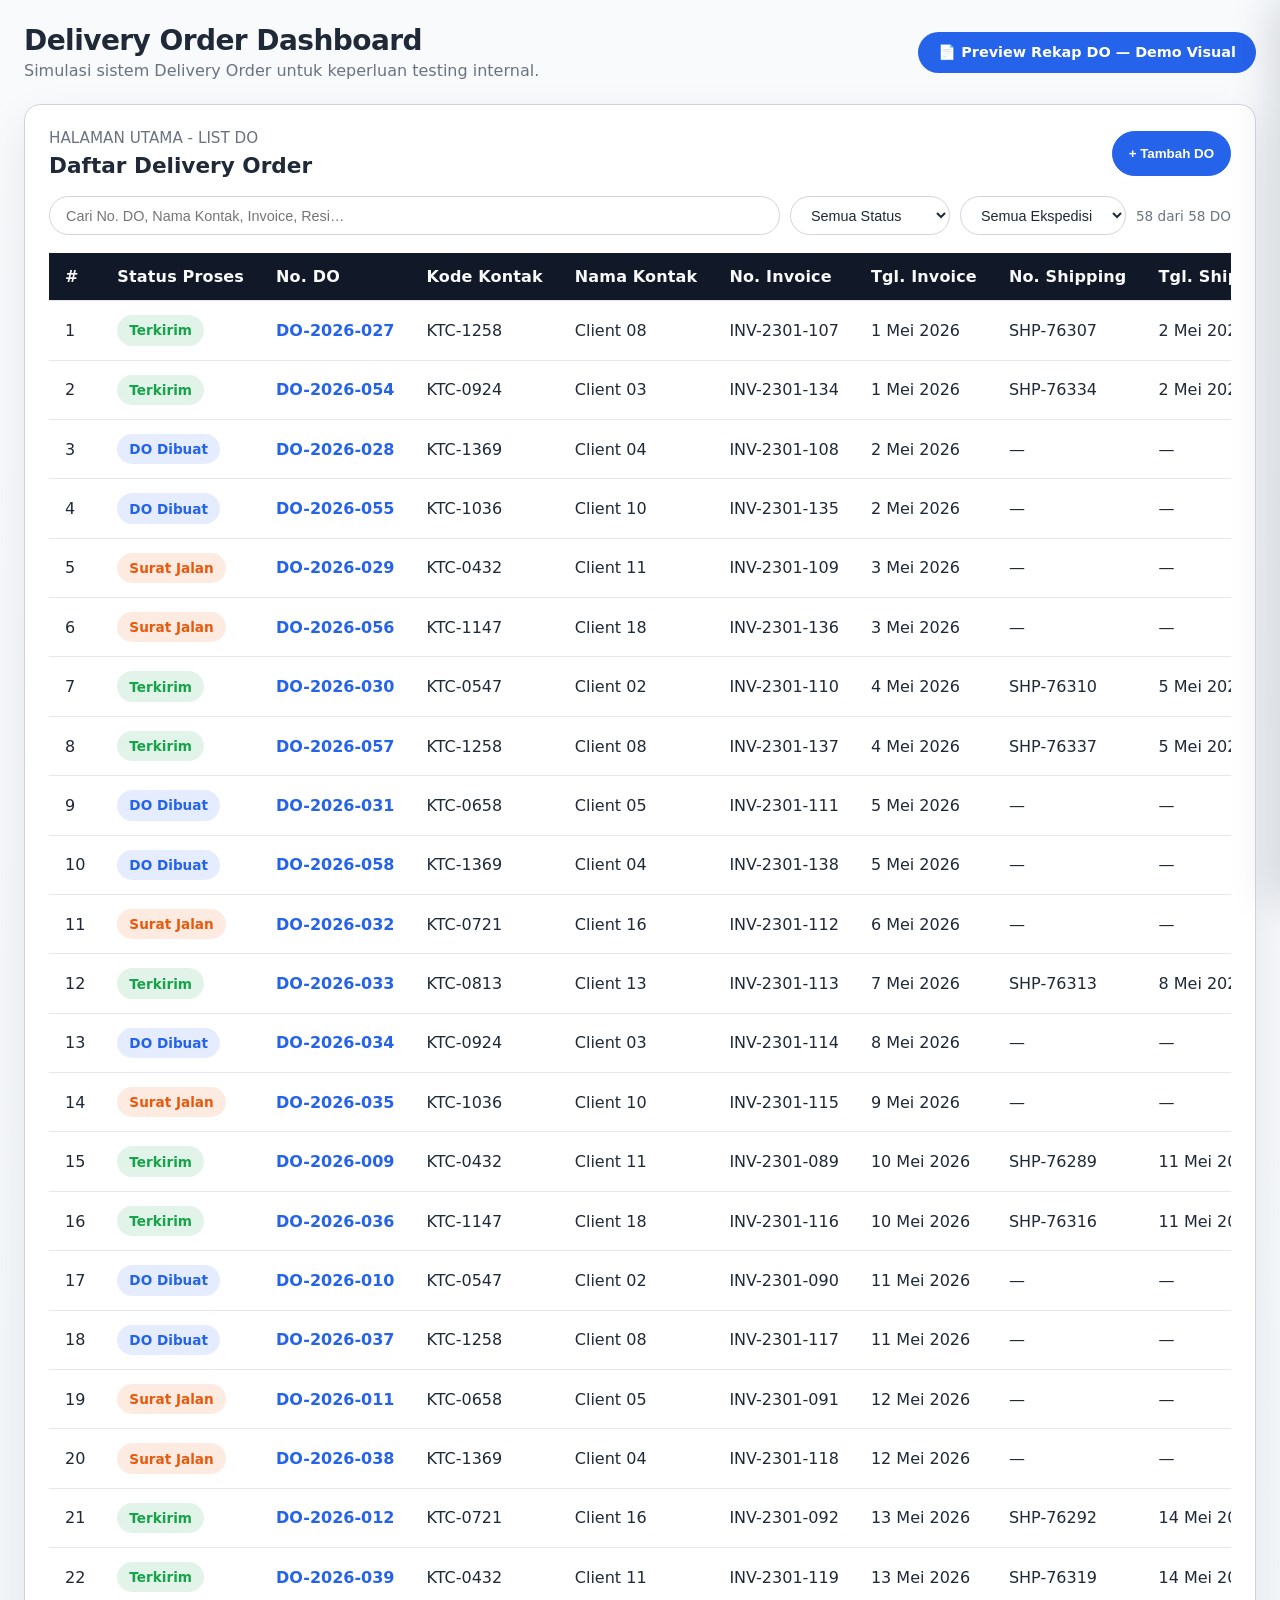
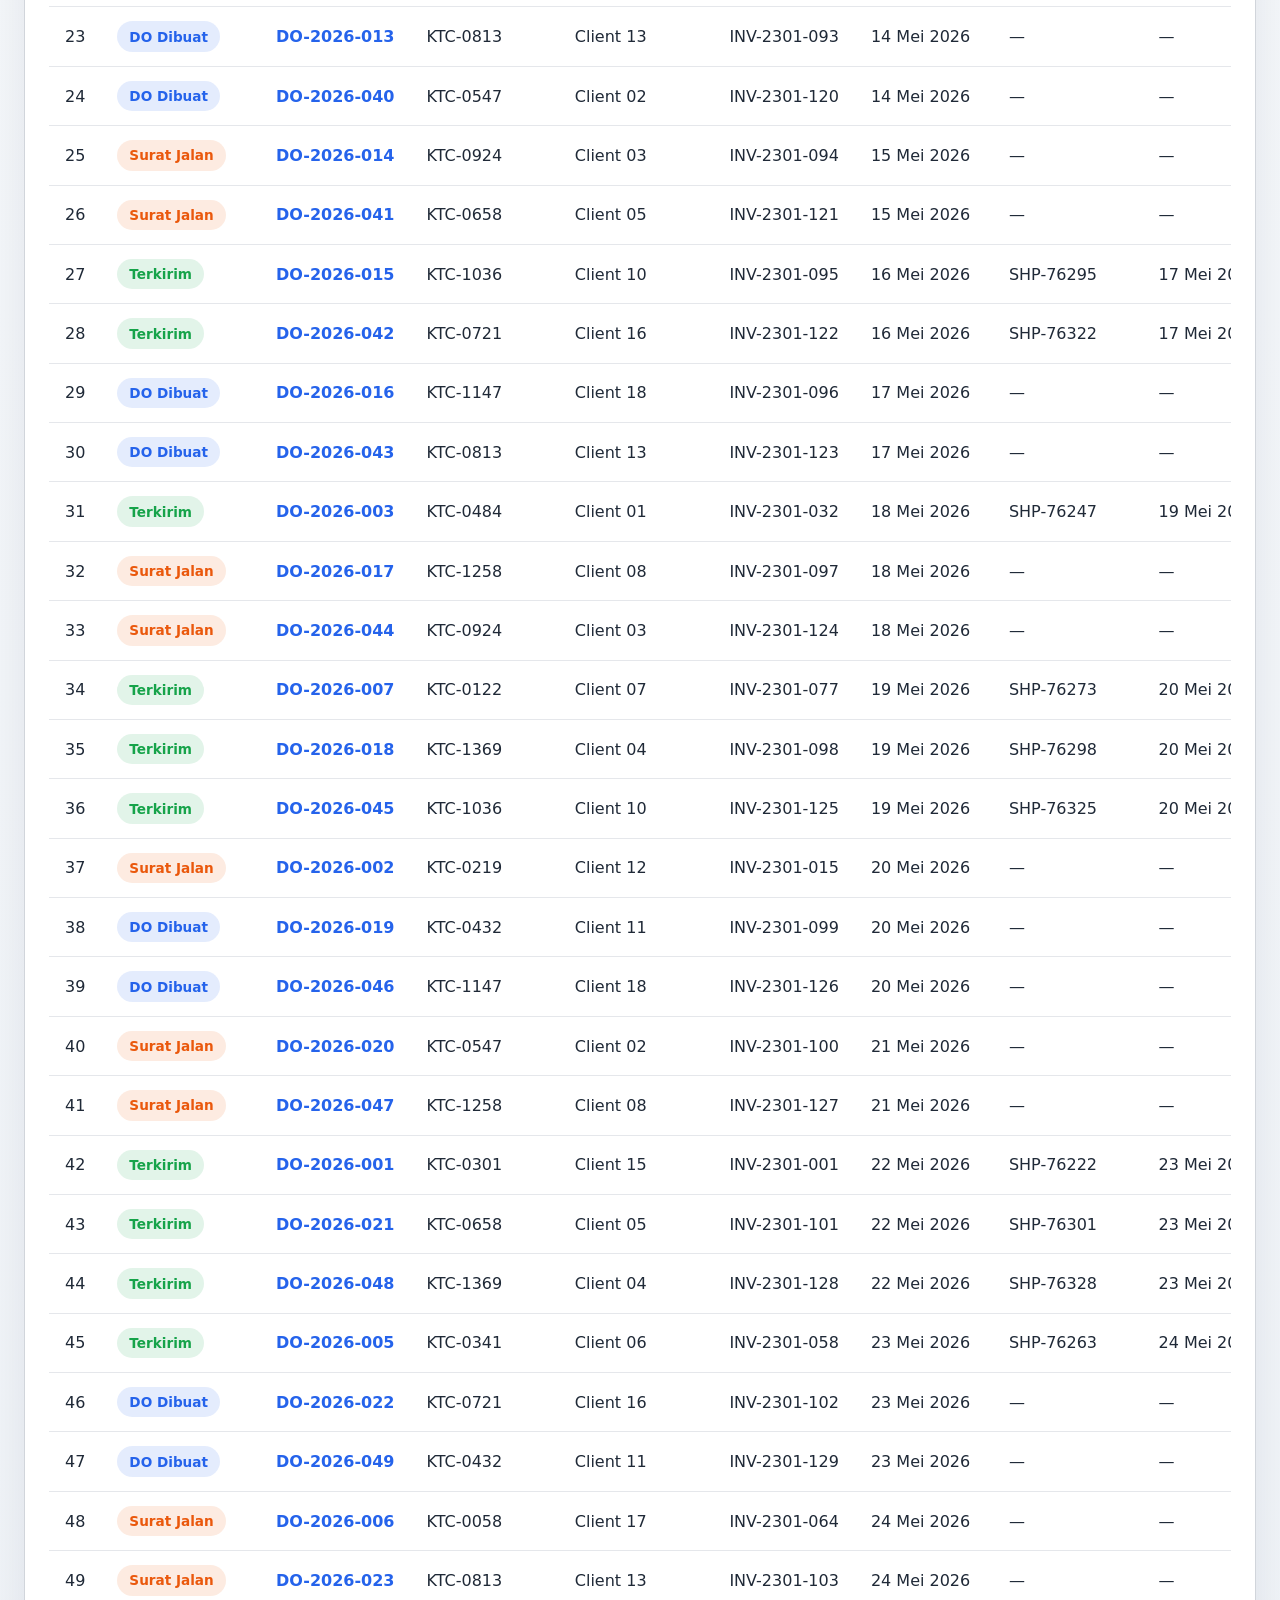
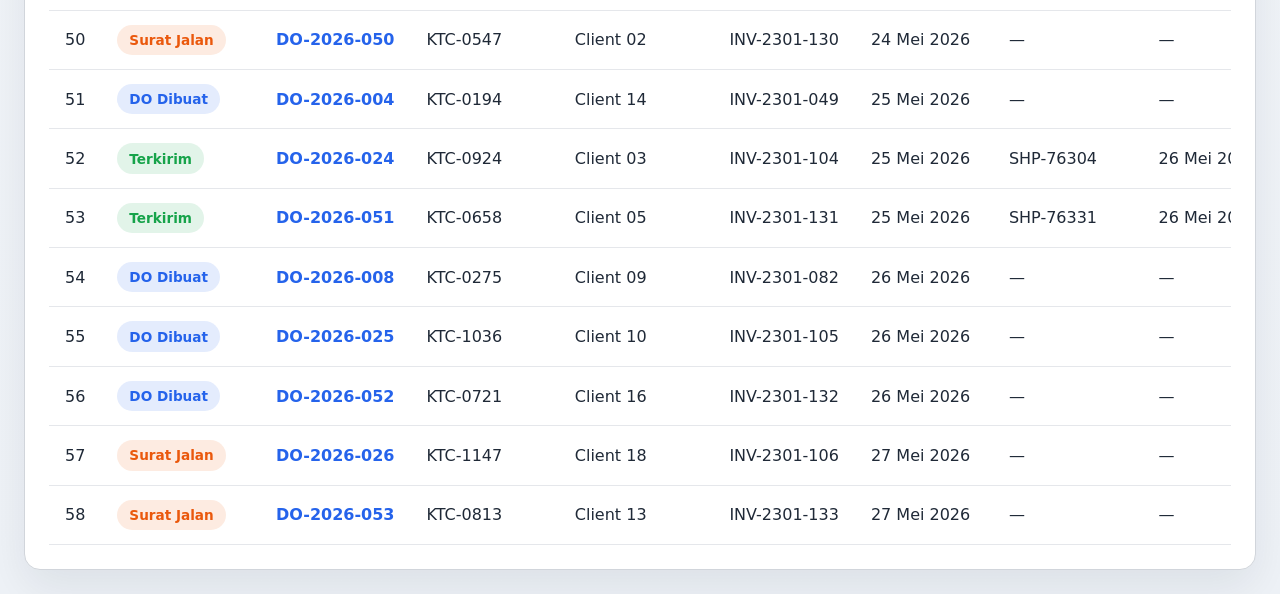
<file: dashboard_do.html>
<!DOCTYPE html>
<html lang="id">
<head>
  <meta charset="UTF-8" />
  <meta name="viewport" content="width=device-width, initial-scale=1.0" />
  <title>Delivery Order Dashboard</title>
  <style>
    :root {
      color-scheme: light;
      --bg: #f4f5f6;
      --surface: #ffffff;
      --surface-muted: #f1f3f5;
      --text: #1f2937;
      --text-muted: #6b7280;
      --border: #d1d5db;
      --header-bg: #111827;
      --header-text: #f9fafb;
      --primary: #2563eb;
      --success: #16a34a;
      --danger: #dc2626;
      --shadow: 0 18px 45px rgba(15, 23, 42, 0.08);
      font-family: Inter, ui-sans-serif, system-ui, -apple-system, BlinkMacSystemFont, "Segoe UI", sans-serif;
    }

    * { box-sizing: border-box; }
    body {
      margin: 0;
      min-height: 100vh;
      background: linear-gradient(180deg, #f8fafc 0%, #eef2f7 100%);
      color: var(--text);
    }
    .page { padding: 24px; }
    .header { display: flex; align-items: center; justify-content: space-between; gap: 16px; margin-bottom: 24px; }
    .header h1 { margin: 0; font-size: 28px; letter-spacing: -.02em; }
    .header p { margin: 4px 0 0; color: var(--text-muted); }
    .card, .panel { background: var(--surface); border: 1px solid var(--border); border-radius: 16px; box-shadow: var(--shadow); }
    .panel { padding: 24px; }
    .badge { display: inline-flex; align-items: center; gap: 0.35rem; padding: 0.45rem 0.75rem; border-radius: 999px; font-size: 0.85rem; font-weight: 600; }
    .badge.success { background: rgba(22, 163, 74, 0.12); color: var(--success); }
    .badge.empty { color: var(--text-muted); background: rgba(209, 213, 219, 0.45); }
    .table-wrapper { overflow-x: auto; }
    table { width: 100%; border-collapse: collapse; min-width: 900px; }
    th, td { padding: 14px 16px; text-align: left; vertical-align: middle; border-bottom: 1px solid #e5e7eb; white-space: nowrap; }
    thead th { background: var(--header-bg); color: var(--header-text); font-weight: 600; letter-spacing: 0.01em; white-space: nowrap; }
    tbody tr:hover { background: #f8fafc; }
    td a { color: var(--primary); text-decoration: none; font-weight: 600; }
    td a:hover { text-decoration: underline; }
    .detail-header { display: flex; align-items: center; gap: 16px; margin-bottom: 20px; }
    .button { display: inline-flex; align-items: center; justify-content: center; gap: 8px; padding: 0.85rem 1rem; border-radius: 999px; border: 1px solid transparent; cursor: pointer; font-weight: 600; transition: transform .15s ease, background .15s ease, border-color .15s ease; }
    .button.back { background: #ffffff; color: var(--text); border-color: #d1d5db; }
    .button.back:hover { transform: translateY(-1px); background: #f8fafc; }
    .grid { display: grid; gap: 16px; grid-template-columns: repeat(12, 1fr); }
    .grid-col-6 { grid-column: span 6; }
    /* Info card — thin grid */
    .info-card { padding: 0; border-radius: 16px; background: var(--surface); border: 1px solid #e5e7eb; overflow: hidden; }
    .info-grid-table { display: grid; grid-template-columns: 1fr 1fr; }
    .info-cell { padding: 12px 16px; border-right: 1px solid #e5e7eb; border-bottom: 1px solid #e5e7eb; display: flex; flex-direction: column; gap: 4px; }
    .info-cell:nth-child(2n) { border-right: none; }
    .info-grid-table .info-cell:nth-last-child(-n+2) { border-bottom: none; }
    .info-section-head { padding: 8px 16px; background: #f8fafc; border-top: 2px solid #e5e7eb; border-bottom: 1px solid #e5e7eb; font-size: 11px; font-weight: 700; text-transform: uppercase; letter-spacing: 0.07em; color: var(--text-muted); }
    .info-label { font-size: 0.75rem; text-transform: uppercase; color: var(--text-muted); letter-spacing: 0.05em; }
    .info-value { font-size: 0.95rem; font-weight: 700; color: var(--text); }

    /* Drawer overlay */
    .drawer-overlay { position: fixed; inset: 0; background: rgba(0,0,0,0.35); z-index: 100; backdrop-filter: blur(2px); }
    /* Drawer panel */
    .drawer {
      position: fixed; top: 0; right: 0; bottom: 0;
      width: min(540px, 100vw);
      background: var(--surface);
      box-shadow: -8px 0 40px rgba(15,23,42,0.15);
      z-index: 101;
      display: flex; flex-direction: column;
      transform: translateX(100%);
      transition: transform .25s cubic-bezier(.4,0,.2,1);
    }
    .drawer.open { transform: translateX(0); }
    .drawer-header { display: flex; align-items: center; justify-content: space-between; padding: 20px 24px; border-bottom: 1px solid var(--border); flex-shrink: 0; }
    .drawer-header h3 { margin: 4px 0 0; font-size: 1.1rem; }
    .drawer-header .sub-label { font-size: 11px; text-transform: uppercase; letter-spacing: .06em; color: var(--text-muted); }
    .drawer-body { flex: 1; overflow-y: auto; padding: 20px 24px; }
    .drawer-footer { padding: 16px 24px; border-top: 1px solid var(--border); display: flex; justify-content: flex-end; gap: 10px; flex-shrink: 0; }
    .drawer-section-title { font-size: 11px; font-weight: 700; text-transform: uppercase; letter-spacing: .07em; color: var(--text-muted); margin-bottom: 14px; }
    .form-grid { display: grid; grid-template-columns: 1fr 1fr; gap: 14px; }
    .form-field { display: flex; flex-direction: column; gap: 5px; }
    .form-field label { font-size: 11px; font-weight: 700; color: var(--text-muted); text-transform: uppercase; letter-spacing: .05em; }
    .form-field input, .form-field select, .form-field textarea { padding: 9px 12px; border: 1px solid var(--border); border-radius: 10px; font-size: 0.9rem; color: var(--text); background: var(--surface); outline: none; transition: border-color .15s; font-family: inherit; }
    .form-field input:focus, .form-field select:focus { border-color: var(--primary); }
    .form-divider { margin: 22px 0 16px; border: none; border-top: 1px solid var(--border); }
    .items-table-wrap { overflow-x: auto; margin-bottom: 10px; border: 1px solid var(--border); border-radius: 12px; overflow: hidden; }
    .items-table { width: 100%; border-collapse: collapse; min-width: 540px; font-size: 13px; }
    .items-table th { background: #f8fafc; color: var(--text-muted); font-size: 10px; font-weight: 700; letter-spacing: .05em; text-transform: uppercase; padding: 9px 10px; border-bottom: 1px solid var(--border); text-align: left; white-space: nowrap; }
    .items-table td { padding: 6px 6px; border-bottom: 1px solid #f3f4f6; vertical-align: middle; }
    .items-table tbody tr:last-child td { border-bottom: none; }
    .items-table input { width: 100%; padding: 6px 8px; border: 1px solid #e5e7eb; border-radius: 7px; font-size: 13px; outline: none; font-family: inherit; }
    .items-table input:focus { border-color: var(--primary); }
    .btn-remove { background: none; border: none; color: #dc2626; cursor: pointer; font-size: 16px; padding: 2px 6px; border-radius: 6px; line-height: 1; }
    .btn-remove:hover { background: #fef2f2; }
    .btn-add-item { width: 100%; padding: 9px; border: 1.5px dashed var(--border); border-radius: 10px; background: none; color: var(--primary); font-size: 13px; font-weight: 600; cursor: pointer; transition: background .15s; margin-top: 10px; }
    .btn-add-item:hover { background: #eff6ff; border-color: var(--primary); }
    .form-error { color: #dc2626; font-size: 13px; padding: 10px 0 0; font-weight: 500; }
    .form-auto-field { padding: 9px 12px; border: 1px solid #e5e7eb; border-radius: 10px; font-size: 0.9rem; color: var(--text-muted); background: #f8fafc; font-family: inherit; display: block; width: 100%; box-sizing: border-box; font-weight: 600; }
    .form-section-label { font-size: 10px; font-weight: 700; text-transform: uppercase; letter-spacing: .07em; color: var(--text-muted); margin: 20px 0 12px; padding-bottom: 8px; border-bottom: 1px solid #e5e7eb; }
    /* Stage badges */
    .badge.stage1 { background: rgba(37,99,235,0.12); color: #2563eb; }
    .badge.stage2 { background: rgba(234,88,12,0.12); color: #ea580c; }
    .badge.stage3 { background: rgba(22,163,74,0.12); color: #16a34a; }
    /* Progress steps */
    .steps-bar { display: flex; align-items: center; margin-bottom: 20px; }
    .step-item { display: flex; flex-direction: column; align-items: center; gap: 6px; }
    .step-connector { flex: 1; height: 2px; background: #e5e7eb; margin-bottom: 22px; }
    .step-connector.done { background: #16a34a; }
    .step-circle { width: 30px; height: 30px; border-radius: 50%; display: flex; align-items: center; justify-content: center; font-size: 12px; font-weight: 700; flex-shrink: 0; }
    .step-circle.done { background: #16a34a; color: #fff; }
    .step-circle.active { background: #2563eb; color: #fff; box-shadow: 0 0 0 5px rgba(37,99,235,0.15); }
    .step-circle.pending { background: #f3f4f6; color: #9ca3af; border: 2px solid #e5e7eb; }
    .step-label { font-size: 11px; font-weight: 600; white-space: nowrap; }
    .step-label.done { color: #16a34a; }
    .step-label.active { color: #2563eb; }
    .step-label.pending { color: #9ca3af; }
    /* Status grid in form */
    .status-grid { display: grid; grid-template-columns: 1fr 1fr 1fr; border: 1px solid #e5e7eb; border-radius: 10px; overflow: hidden; margin-top: 10px; }
    .status-col { padding: 10px 12px; border-right: 1px solid #e5e7eb; text-align: center; }
    .status-col:last-child { border-right: none; }
    .status-col-head { font-size: 10px; font-weight: 700; text-transform: uppercase; letter-spacing: .06em; color: var(--text-muted); margin-bottom: 6px; background: #f8fafc; padding: 8px 0; border-bottom: 1px solid #e5e7eb; }
    .status-col-val { font-size: 12px; font-weight: 600; padding: 10px 0; }
    .status-col-val.s-active { color: #2563eb; }
    .status-col-val.s-pending { color: #9ca3af; }
    .status-col-val.s-done { color: #16a34a; }
    .btn-advance { display: inline-flex; align-items: center; gap: 6px; padding: 0.55rem 1.1rem; border-radius: 999px; border: none; cursor: pointer; font-weight: 600; font-size: 0.85rem; background: #2563eb; color: #fff; transition: background .15s, transform .15s; }
    .btn-advance:hover { background: #1d4ed8; transform: translateY(-1px); }
    .btn-primary { background: var(--primary); color: #fff; border-color: var(--primary); }
    .btn-primary:hover { background: #1d4ed8; transform: translateY(-1px); }
    .summary { display: flex; flex-wrap: wrap; justify-content: flex-end; gap: 12px; padding: 16px 0; color: var(--text); }
    .summary span { display: inline-flex; gap: 6px; }
    .summary strong { font-weight: 700; }
    .hidden { display: none; }
    .filter-bar { display: flex; flex-wrap: wrap; gap: 10px; margin-bottom: 18px; }
    .filter-bar input, .filter-bar select {
      padding: 0.6rem 1rem; border: 1px solid var(--border); border-radius: 999px;
      font-size: 0.9rem; background: var(--surface); color: var(--text);
      outline: none; transition: border-color .15s;
    }
    .filter-bar input:focus, .filter-bar select:focus { border-color: var(--primary); }
    .filter-bar input { flex: 1; min-width: 200px; }
    .filter-bar select { min-width: 160px; }
    .result-count { font-size: 0.85rem; color: var(--text-muted); align-self: center; margin-left: auto; }
    .detail-title { margin: 0; font-size: 22px; }
    .badge-light { background: rgba(37, 99, 235, 0.1); color: var(--primary); }
    @media (max-width: 980px) {
      .info-grid { grid-template-columns: 1fr; }
      .grid-col-6 { grid-column: span 12; }
      .header { flex-direction: column; align-items: flex-start; }
      .detail-header { flex-direction: column; align-items: stretch; }
    }
    @media (max-width: 640px) {
      .page { padding: 10px; }
      .panel { padding: 12px; }
      .header h1 { font-size: 20px; }
      th, td { padding: 10px 12px; font-size: 0.82rem; }
      .table-wrapper { -webkit-overflow-scrolling: touch; }
      .button { padding: 0.65rem 0.85rem; font-size: 0.85rem; }
    }
  </style>
</head>
<body>
  <div class="page">
    <div class="header">
      <div>
        <h1>Delivery Order Dashboard</h1>
        <p>Simulasi sistem Delivery Order untuk keperluan testing internal.</p>
      </div>
      <a href="rekap_DO.html" style="display:inline-flex;align-items:center;gap:8px;padding:0.75rem 1.25rem;background:#2563eb;color:#fff;border-radius:999px;font-size:0.9rem;font-weight:600;text-decoration:none;border:none;transition:background .15s,transform .15s;" onmouseover="this.style.background='#1d4ed8';this.style.transform='translateY(-1px)'" onmouseout="this.style.background='#2563eb';this.style.transform='translateY(0)'">📄 Preview Rekap DO — Demo Visual</a>
    </div>

    <section id="listView" class="panel">
      <div style="display:flex;justify-content:space-between;align-items:center;gap:16px;margin-bottom:18px;">
        <div>
          <p style="margin:0;font-size:0.95rem;color:var(--text-muted);">HALAMAN UTAMA - LIST DO</p>
          <h2 style="margin:6px 0 0;font-size:1.35rem;color:var(--text);">Daftar Delivery Order</h2>
        </div>
        <button class="button btn-primary" onclick="openDrawer()">+ Tambah DO</button>
      </div>
      <div class="filter-bar">
        <input type="text" id="searchInput" placeholder="Cari No. DO, Nama Kontak, Invoice, Resi…" oninput="applyFilter()" />
        <select id="statusFilter" onchange="applyFilter()">
          <option value="">Semua Status</option>
          <option value="1">DO Dibuat</option>
          <option value="2">Surat Jalan</option>
          <option value="3">Terkirim</option>
        </select>
        <select id="expeditionFilter" onchange="applyFilter()">
          <option value="">Semua Ekspedisi</option>
          <option value="JNE">JNE</option>
          <option value="SiCepat">SiCepat</option>
          <option value="Wahana">Wahana</option>
        </select>
        <span class="result-count" id="resultCount"></span>
      </div>
      <div class="table-wrapper">
        <table>
          <thead>
            <tr>
              <th style="width:48px;">#</th>
              <th>Status Proses</th>
              <th>No. DO</th>
              <th>Kode Kontak</th>
              <th>Nama Kontak</th>
              <th>No. Invoice</th>
              <th>Tgl. Invoice</th>
              <th>No. Shipping</th>
              <th>Tgl. Shipping</th>
              <th>No. Resi</th>
            </tr>
          </thead>
          <tbody id="doListBody"></tbody>
        </table>
      </div>
    </section>

    <section id="detailView" class="panel hidden">
      <div class="detail-header">
        <button class="button back" onclick="showList()">← Kembali ke List DO</button>
        <div style="margin-left:auto;display:flex;flex-wrap:wrap;gap:10px;align-items:center;">
          <span class="badge badge-light">Detail DO</span>
          <h2 class="detail-title" id="detailTitle">No. DO 00123</h2>
          <div id="detailAdvanceBtn"></div>
        </div>
      </div>

      <div id="detailSteps" style="margin-bottom:4px;"></div>

      <div class="grid" style="margin-bottom:24px;">
        <div class="grid-col-6">
          <div class="info-card">
            <!-- Info dasar DO -->
            <div class="info-grid-table">
              <div class="info-cell">
                <span class="info-label">No. DO</span>
                <span class="info-value" id="detailDoNumber"></span>
              </div>
              <div class="info-cell">
                <span class="info-label">Tanggal</span>
                <span class="info-value" id="detailDate"></span>
              </div>
              <div class="info-cell">
                <span class="info-label">Kontak</span>
                <span class="info-value" id="detailContact"></span>
              </div>
              <div class="info-cell">
                <span class="info-label">TOP</span>
                <span class="info-value" id="detailTop"></span>
              </div>
              <div class="info-cell">
                <span class="info-label">DC</span>
                <span class="info-value" id="detailDc"></span>
              </div>
              <div class="info-cell">
                <span class="info-label">Ekspedisi</span>
                <span class="info-value" id="detailExpedition"></span>
              </div>
              <div class="info-cell">
                <span class="info-label">Drop Point</span>
                <span class="info-value" id="detailDropPoint"></span>
              </div>
              <div class="info-cell">
                <span class="info-label">Remark</span>
                <span class="info-value" id="detailRemark"></span>
              </div>
            </div>

            <!-- Info pengiriman — hanya tampil saat Sudah Terkirim -->
            <div id="shippingSection" class="hidden">
              <div class="info-section-head">Informasi Pengiriman</div>
              <div class="info-grid-table">
                <div class="info-cell">
                  <span class="info-label">No. Invoice</span>
                  <span class="info-value" id="detailInvoice"></span>
                </div>
                <div class="info-cell">
                  <span class="info-label">Tgl. Invoice</span>
                  <span class="info-value" id="detailInvoiceDate"></span>
                </div>
                <div class="info-cell">
                  <span class="info-label">No. Shipping</span>
                  <span class="info-value" id="detailShippingNo"></span>
                </div>
                <div class="info-cell">
                  <span class="info-label">Tgl. Shipping</span>
                  <span class="info-value" id="detailShippingDate"></span>
                </div>
                <div class="info-cell">
                  <span class="info-label">No. Resi</span>
                  <span class="info-value" id="detailResi"></span>
                </div>
                <div class="info-cell">
                  <span class="info-label">Status</span>
                  <span><span class="badge success">Sudah Terkirim</span></span>
                </div>
              </div>
            </div>
          </div>
        </div>
      </div>

      <div class="table-wrapper">
        <table>
          <thead>
            <tr>
              <th style="width:44px;">No</th>
              <th>Item Code</th>
              <th>Item Name</th>
              <th>Qty</th>
              <th>Price</th>
              <th>Disc%</th>
              <th>Disc Value</th>
              <th>Disc Promo</th>
              <th>Nett</th>
              <th>Sub Total</th>
              <th>Remark</th>
            </tr>
          </thead>
          <tbody id="detailItemsBody"></tbody>
        </table>
      </div>
      <div class="summary">
        <span><strong>Total Qty:</strong> <span id="detailQtyTotal"></span></span>
        <span><strong>Total:</strong> <span id="detailTotal"></span></span>
      </div>
    </section>
  </div>

  <!-- Drawer overlay -->
  <div id="drawerOverlay" class="drawer-overlay hidden" onclick="closeDrawer()"></div>

  <!-- Drawer: Tambah DO -->
  <div id="drawer" class="drawer">
    <div class="drawer-header">
      <div>
        <span class="sub-label">Form Input</span>
        <h3>Tambah Delivery Order</h3>
      </div>
      <button class="button back" onclick="closeDrawer()" style="padding:0.5rem 0.8rem;">&#10005;</button>
    </div>

    <div class="drawer-body">

      <!-- Bagian: Info DO -->
      <div class="form-section-label">Informasi DO</div>
      <div class="form-grid">
        <div class="form-field">
          <label>No. DO</label>
          <div class="form-auto-field" id="fDoNumber">—</div>
        </div>
        <div class="form-field">
          <label>Tanggal</label>
          <div class="form-auto-field" id="fDateDisplay">—</div>
        </div>
        <div class="form-field">
          <label>Jenis</label>
          <select id="fJenis">
            <option value="Regular">Regular</option>
            <option value="Promo">Promo</option>
            <option value="Express">Express</option>
            <option value="Sample">Sample</option>
            <option value="Retur">Retur</option>
          </select>
        </div>
        <div class="form-field">
          <label>Status Submit</label>
          <div class="form-auto-field">Belum</div>
        </div>
      </div>

      <!-- Bagian: Data Kontak -->
      <div class="form-section-label">Data Kontak</div>
      <div class="form-grid">
        <div class="form-field">
          <label>Kode Kontak <span style="color:#dc2626">*</span></label>
          <input type="text" id="fKode" placeholder="KTC-XXXX" />
        </div>
        <div class="form-field">
          <label>Nama Kontak <span style="color:#dc2626">*</span></label>
          <input type="text" id="fNama" placeholder="Nama perusahaan" />
        </div>
        <div class="form-field">
          <label>TOP</label>
          <select id="fTop">
            <option value="COD">COD</option>
            <option value="30 Hari">30 Hari</option>
          </select>
        </div>
        <div class="form-field">
          <label>DC</label>
          <select id="fDc">
            <option>Jakarta Barat</option>
            <option>Jakarta Selatan</option>
            <option>Jakarta Timur</option>
            <option>Jakarta Utara</option>
            <option>Jakarta Pusat</option>
          </select>
        </div>
      </div>

      <!-- Bagian: Info Pengiriman -->
      <div class="form-section-label">Info Pengiriman</div>
      <div class="form-grid">
        <div class="form-field">
          <label>Ekspedisi</label>
          <select id="fExp">
            <option>JNE</option>
            <option>SiCepat</option>
            <option>Wahana</option>
          </select>
        </div>
        <div class="form-field">
          <label>Drop Point</label>
          <select id="fDrop">
            <option>Gudang Cengkareng</option>
            <option>Depo Pasar Minggu</option>
            <option>Gudang Ancol</option>
            <option>Depo Bintaro</option>
            <option>Gudang Pulogadung</option>
            <option>Gudang Harmoni</option>
            <option>Gudang Kebon Jeruk</option>
          </select>
        </div>
        <div class="form-field">
          <label>Remark</label>
          <input type="text" id="fRemark" placeholder="-" />
        </div>
        <div class="form-field">
          <label>Remark Khusus</label>
          <input type="text" id="fRemarkKhusus" placeholder="-" />
        </div>
      </div>

      <!-- Bagian: Daftar Item -->
      <div class="form-section-label">Daftar Item</div>
      <div class="items-table-wrap">
        <table class="items-table">
          <thead>
            <tr>
              <th style="width:28px;">No</th>
              <th>Item Code</th>
              <th>Item Name</th>
              <th>Qty</th>
              <th>Price (Rp)</th>
              <th>Disc%</th>
              <th>Disc Promo</th>
              <th></th>
            </tr>
          </thead>
          <tbody id="formItemsBody"></tbody>
        </table>
      </div>
      <button type="button" class="btn-add-item" onclick="addItemRow()">+ Tambah Item</button>
      <div id="formError" class="form-error hidden"></div>

      <!-- Bagian: Status -->
      <div class="form-section-label" style="margin-top:24px;">Status</div>
      <div class="status-grid">
        <div class="status-col">
          <div class="status-col-head">Delivery Order</div>
          <div class="status-col-val s-active">● Sedang Dibuat</div>
        </div>
        <div class="status-col">
          <div class="status-col-head">Surat Jalan</div>
          <div class="status-col-val s-pending">○ Menunggu</div>
        </div>
        <div class="status-col">
          <div class="status-col-head">Shipping</div>
          <div class="status-col-val s-pending">○ Menunggu</div>
        </div>
      </div>
    </div>

    <div class="drawer-footer">
      <button class="button back" onclick="closeDrawer()">Batal</button>
      <button class="button btn-primary" onclick="submitDO()">Simpan DO</button>
    </div>
  </div>

  <script>
    const doData = [
      {
        id: 'DO-2026-001', stage: 3, kodeKontak: 'KTC-0301', namaKontak: 'Client 15',
        invoice: 'INV-2301-001', invoiceDate: '22 Mei 2026', shippingNo: 'SHP-76222', shippingDate: '23 Mei 2026', resi: 'JNE1234567890',
        info: { date: '22 Mei 2026', contact: 'Client 15', top: 'COD', dc: 'Jakarta Barat', expedition: 'JNE', dropPoint: 'Gudang Cengkareng', remark: 'Ambil Sendiri' },
        items: [
          { code: 'CG-1001', name: 'Minyak Goreng 1L', qty: 36, price: 28000, discPct: 5, discPromo: 'Promo Lebaran', remark: '-' },
          { code: 'CG-1022', name: 'Beras 5kg', qty: 24, price: 98000, discPct: 10, discPromo: '-', remark: '-' },
          { code: 'CG-1130', name: 'Sabun Mandi 80gr', qty: 120, price: 4200, discPct: 0, discPromo: '-', remark: '-' }
        ]
      },
      {
        id: 'DO-2026-002', stage: 2, kodeKontak: 'KTC-0219', namaKontak: 'Client 12',
        invoice: 'INV-2301-015', invoiceDate: '20 Mei 2026', shippingNo: 'SHP-76225', shippingDate: '21 Mei 2026', resi: 'SCP0987654321',
        info: { date: '20 Mei 2026', contact: 'Client 12', top: '30 Hari', dc: 'Jakarta Selatan', expedition: 'SiCepat', dropPoint: 'Depo Pasar Minggu', remark: '-' },
        items: [
          { code: 'CG-2010', name: 'Roti Tawar 500gr', qty: 60, price: 18000, discPct: 0, discPromo: '-', remark: '-' },
          { code: 'CG-2065', name: 'Susu UHT 1L', qty: 80, price: 22000, discPct: 5, discPromo: 'Diskon Musiman', remark: '-' },
          { code: 'CG-2099', name: 'Biskuit Cokelat 150gr', qty: 40, price: 15000, discPct: 0, discPromo: '-', remark: '-' }
        ]
      },
      {
        id: 'DO-2026-003', stage: 3, kodeKontak: 'KTC-0484', namaKontak: 'Client 01',
        invoice: 'INV-2301-032', invoiceDate: '18 Mei 2026', shippingNo: 'SHP-76247', shippingDate: '19 Mei 2026', resi: 'WNH3216549870',
        info: { date: '18 Mei 2026', contact: 'Client 01', top: 'COD', dc: 'Jakarta Timur', expedition: 'Wahana', dropPoint: 'Drop Point Cikarang', remark: 'Ambil Sendiri' },
        items: [
          { code: 'CG-3021', name: 'Sereal Box', qty: 50, price: 32000, discPct: 8, discPromo: 'Promo Natal', remark: '-' },
          { code: 'CG-3077', name: 'Tea Bag 50 pcs', qty: 70, price: 19500, discPct: 0, discPromo: '-', remark: '-' }
        ]
      },
      {
        id: 'DO-2026-004', stage: 1, kodeKontak: 'KTC-0194', namaKontak: 'Client 14',
        invoice: 'INV-2301-049', invoiceDate: '25 Mei 2026', shippingNo: 'SHP-76259', shippingDate: '26 Mei 2026', resi: 'JNE9283746501',
        info: { date: '25 Mei 2026', contact: 'Client 14', top: '30 Hari', dc: 'Jakarta Utara', expedition: 'JNE', dropPoint: 'Gudang Ancol', remark: '-' },
        items: [
          { code: 'CG-4083', name: 'Air Mineral 600ml', qty: 96, price: 9000, discPct: 3, discPromo: 'Voucher', remark: '-' },
          { code: 'CG-4100', name: 'Snack Kentang', qty: 72, price: 14500, discPct: 5, discPromo: '-', remark: '-' },
          { code: 'CG-4114', name: 'Mayones 250gr', qty: 36, price: 26000, discPct: 0, discPromo: '-', remark: '-' }
        ]
      },
      {
        id: 'DO-2026-005', stage: 3, kodeKontak: 'KTC-0341', namaKontak: 'Client 06',
        invoice: 'INV-2301-058', invoiceDate: '23 Mei 2026', shippingNo: 'SHP-76263', shippingDate: '24 Mei 2026', resi: 'SCP5647382910',
        info: { date: '23 Mei 2026', contact: 'Client 06', top: 'COD', dc: 'Jakarta Barat', expedition: 'SiCepat', dropPoint: 'Gudang Kebon Jeruk', remark: '-' },
        items: [
          { code: 'CG-5122', name: 'Minyak Kayu Putih 60ml', qty: 30, price: 15000, discPct: 0, discPromo: '-', remark: '-' },
          { code: 'CG-5188', name: 'Shampoo 330ml', qty: 55, price: 27000, discPct: 7, discPromo: 'Kupon', remark: '-' },
          { code: 'CG-5230', name: 'Tissue Basah 10 pack', qty: 45, price: 21000, discPct: 5, discPromo: '-', remark: '-' }
        ]
      },
      {
        id: 'DO-2026-006', stage: 2, kodeKontak: 'KTC-0058', namaKontak: 'Client 17',
        invoice: 'INV-2301-064', invoiceDate: '24 Mei 2026', shippingNo: 'SHP-76268', shippingDate: '25 Mei 2026', resi: 'WNH2917364508',
        info: { date: '24 Mei 2026', contact: 'Client 17', top: '30 Hari', dc: 'Jakarta Selatan', expedition: 'Wahana', dropPoint: 'Depo Bintaro', remark: '-' },
        items: [
          { code: 'CG-6010', name: 'Kopi Sachet 10pcs', qty: 120, price: 7200, discPct: 10, discPromo: 'Beli 10 Gratis 1', remark: '-' },
          { code: 'CG-6055', name: 'Gula Pasir 1kg', qty: 80, price: 15500, discPct: 0, discPromo: '-', remark: '-' },
          { code: 'CG-6090', name: 'Susu Kental Manis 370gr', qty: 50, price: 19000, discPct: 5, discPromo: '-', remark: '-' }
        ]
      },
      {
        id: 'DO-2026-007', stage: 3, kodeKontak: 'KTC-0122', namaKontak: 'Client 07',
        invoice: 'INV-2301-077', invoiceDate: '19 Mei 2026', shippingNo: 'SHP-76273', shippingDate: '20 Mei 2026', resi: 'JNE1122334455',
        info: { date: '19 Mei 2026', contact: 'Client 07', top: 'COD', dc: 'Jakarta Pusat', expedition: 'JNE', dropPoint: 'Gudang Harmoni', remark: '-' },
        items: [
          { code: 'CG-7044', name: 'Susu Bubuk 400gr', qty: 40, price: 68000, discPct: 5, discPromo: '-', remark: '-' },
          { code: 'CG-7098', name: 'Cokelat Batangan 100gr', qty: 90, price: 12000, discPct: 0, discPromo: '-', remark: '-' }
        ]
      },
      {
        id: 'DO-2026-008', stage: 1, kodeKontak: 'KTC-0275', namaKontak: 'Client 09',
        invoice: 'INV-2301-082', invoiceDate: '26 Mei 2026', shippingNo: 'SHP-76279', shippingDate: '27 Mei 2026', resi: 'SCP6677889900',
        info: { date: '26 Mei 2026', contact: 'Client 09', top: '30 Hari', dc: 'Jakarta Timur', expedition: 'SiCepat', dropPoint: 'Gudang Pulogadung', remark: '-' },
        items: [
          { code: 'CG-8011', name: 'Kecap Manis 620ml', qty: 50, price: 22000, discPct: 0, discPromo: '-', remark: '-' },
          { code: 'CG-8054', name: 'Sambal Botol 335gr', qty: 70, price: 18000, discPct: 5, discPromo: 'Diskon Paket', remark: '-' },
          { code: 'CG-8090', name: 'Susu Cokelat 250ml', qty: 100, price: 12500, discPct: 0, discPromo: '-', remark: '-' }
        ]
      }
    ];

    const extraContacts = [
      { kode: 'KTC-0432', nama: 'Client 11' },
      { kode: 'KTC-0547', nama: 'Client 02' },
      { kode: 'KTC-0658', nama: 'Client 05' },
      { kode: 'KTC-0721', nama: 'Client 16' },
      { kode: 'KTC-0813', nama: 'Client 13' },
      { kode: 'KTC-0924', nama: 'Client 03' },
      { kode: 'KTC-1036', nama: 'Client 10' },
      { kode: 'KTC-1147', nama: 'Client 18' },
      { kode: 'KTC-1258', nama: 'Client 08' },
      { kode: 'KTC-1369', nama: 'Client 04' }
    ];

    const expeditionList = ['JNE', 'SiCepat', 'Wahana'];
    const dcList = ['Jakarta Barat', 'Jakarta Selatan', 'Jakarta Timur', 'Jakarta Utara', 'Jakarta Pusat'];
    const topList = ['COD', '30 Hari'];
    const dropPoints = ['Gudang Cengkareng', 'Depo Pasar Minggu', 'Gudang Ancol', 'Depo Bintaro', 'Gudang Pulogadung', 'Gudang Harmoni', 'Gudang Kebon Jeruk'];
    const remarks = ['Ambil Sendiri', '-'];
    const promoList = ['Promo Musim', 'Voucher', 'Diskon Paket', 'Promo Bayar Cepat', '-'];
    const itemCatalog = [
      { code: 'CG-9101', name: 'Minyak Goreng 2L', price: 54000 },
      { code: 'CG-9202', name: 'Beras Premium 5kg', price: 102000 },
      { code: 'CG-9303', name: 'Susu UHT 1L', price: 22000 },
      { code: 'CG-9404', name: 'Kopi Aromatic 150gr', price: 28500 },
      { code: 'CG-9505', name: 'Tepung Terigu 1kg', price: 13400 },
      { code: 'CG-9606', name: 'Roti Gandum', price: 19000 },
      { code: 'CG-9707', name: 'Sereal Muesli 300gr', price: 41000 },
      { code: 'CG-9808', name: 'Saus Tomat 560gr', price: 17000 },
      { code: 'CG-9909', name: 'Biskuit Gandum 120gr', price: 12000 },
      { code: 'CG-1010', name: 'Sambal Terasi 240gr', price: 18500 }
    ];

    for (let index = 9; index <= 58; index += 1) {
      const contact = extraContacts[(index - 9) % extraContacts.length];
      const stage = index % 3 === 0 ? 3 : index % 3 === 1 ? 1 : 2;
      const expedition = expeditionList[index % expeditionList.length];
      const dc = dcList[index % dcList.length];
      const top = topList[index % topList.length];
      const invoiceDay = (index % 27) + 1;
      const invoiceDate = `${invoiceDay} Mei 2026`;
      const shippingDate = `${invoiceDay + 1} Mei 2026`;
      const invoiceNo = `INV-2301-${String(80 + index).padStart(3, '0')}`;
      const shippingNo = `SHP-76${String(280 + index).padStart(3, '0')}`;
      const resi = `${expedition === 'JNE' ? 'JNE' : expedition === 'SiCepat' ? 'SCP' : 'WNH'}${String(1000000000 + index).slice(1)}`;

      const items = [];
      const itemCount = 3 + (index % 3);
      for (let itemIndex = 0; itemIndex < itemCount; itemIndex += 1) {
        const product = itemCatalog[(index + itemIndex) % itemCatalog.length];
        const qty = 20 + ((index + itemIndex) % 5) * 10;
        const discPct = [0, 5, 10][(index + itemIndex) % 3];
        const discPromo = discPct ? promoList[(index + itemIndex) % promoList.length] : '-';
        items.push({
          code: product.code,
          name: product.name,
          qty,
          price: product.price,
          discPct,
          discPromo,
          remark: '-'
        });
      }

      doData.push({
        id: `DO-2026-${String(index).padStart(3, '0')}`,
        stage,
        kodeKontak: contact.kode,
        namaKontak: contact.nama,
        invoice: invoiceNo,
        invoiceDate,
        shippingNo,
        shippingDate,
        resi,
        info: {
          date: invoiceDate,
          contact: contact.nama,
          top,
          dc,
          expedition,
          dropPoint: dropPoints[index % dropPoints.length],
          remark: remarks[index % remarks.length]
        },
        items
      });
    }

    function formatRupiah(value) {
      return new Intl.NumberFormat('id-ID', { style: 'currency', currency: 'IDR', maximumFractionDigits: 0 }).format(value);
    }

    function buildList(filtered) {
      const data = filtered !== undefined ? filtered : doData;
      const tbody = document.getElementById('doListBody');
      tbody.innerHTML = '';
      const stageInfo = {
        1: { label: 'DO Dibuat',   cls: 'stage1' },
        2: { label: 'Surat Jalan', cls: 'stage2' },
        3: { label: 'Terkirim',    cls: 'stage3' }
      };
      data.forEach((doItem, index) => {
        const shipped = doItem.stage === 3;
        const si = stageInfo[doItem.stage] || stageInfo[1];
        const row = document.createElement('tr');
        row.innerHTML = `
          <td>${index + 1}</td>
          <td><span class="badge ${si.cls}">${si.label}</span></td>
          <td><a href="javascript:void(0)" onclick="showDetail('${doItem.id}')">${doItem.id}</a></td>
          <td>${doItem.kodeKontak}</td>
          <td>${doItem.namaKontak}</td>
          <td>${doItem.invoice}</td>
          <td>${doItem.invoiceDate}</td>
          <td>${shipped ? doItem.shippingNo : '&mdash;'}</td>
          <td>${shipped ? doItem.shippingDate : '&mdash;'}</td>
          <td>${shipped ? doItem.resi : '&mdash;'}</td>
        `;
        tbody.appendChild(row);
      });
      const countEl = document.getElementById('resultCount');
      if (countEl) countEl.textContent = `${data.length} dari ${doData.length} DO`;
    }

    function applyFilter() {
      const q = document.getElementById('searchInput').value.trim().toLowerCase();
      const status = document.getElementById('statusFilter').value;
      const expedition = document.getElementById('expeditionFilter').value;

      const result = doData.filter(d => {
        const matchSearch = !q || [d.id, d.kodeKontak, d.namaKontak, d.invoice, d.shippingNo, d.resi]
          .some(v => v && v.toLowerCase().includes(q));
        const matchStatus = !status || d.stage === parseInt(status);
        const matchExpedition = !expedition || d.info.expedition === expedition;
        return matchSearch && matchStatus && matchExpedition;
      });

      buildList(result);
    }

    function renderSteps(stage) {
      const steps = ['DO Dibuat', 'Surat Jalan', 'Terkirim'];
      let html = '<div class="steps-bar">';
      steps.forEach((label, i) => {
        const n = i + 1;
        const cls = n < stage ? 'done' : n === stage ? 'active' : 'pending';
        const icon = n < stage ? '&#10003;' : n;
        html += `<div class="step-item"><div class="step-circle ${cls}">${icon}</div><div class="step-label ${cls}">${label}</div></div>`;
        if (n < 3) html += `<div class="step-connector${n < stage ? ' done' : ''}"></div>`;
      });
      html += '</div>';
      return html;
    }

    function advanceStage(id) {
      const item = doData.find(d => d.id === id);
      if (!item || item.stage >= 3) return;
      item.stage += 1;
      saveStages();
      showDetail(id);
    }

    function showDetail(id) {
      const selected = doData.find(item => item.id === id);
      if (!selected) return;
      const stage = selected.stage;
      const isShipped = stage === 3;

      document.getElementById('detailSteps').innerHTML = renderSteps(stage);

      const advanceLabels = { 1: '→ Buat Surat Jalan', 2: '→ Tandai Terkirim' };
      document.getElementById('detailAdvanceBtn').innerHTML = stage < 3
        ? `<button class="btn-advance" onclick="advanceStage('${selected.id}')">${advanceLabels[stage]}</button>`
        : '';

      document.getElementById('detailTitle').textContent = selected.id;
      document.getElementById('detailDoNumber').textContent = selected.id;
      document.getElementById('detailDate').textContent = selected.info.date;
      document.getElementById('detailContact').textContent = selected.kodeKontak + ' — ' + selected.namaKontak;
      document.getElementById('detailTop').textContent = selected.info.top;
      document.getElementById('detailDc').textContent = selected.info.dc;
      document.getElementById('detailExpedition').textContent = selected.info.expedition;
      document.getElementById('detailDropPoint').textContent = selected.info.dropPoint;
      document.getElementById('detailRemark').textContent = selected.info.remark;

      const shippingSection = document.getElementById('shippingSection');
      if (isShipped) {
        shippingSection.classList.remove('hidden');
        document.getElementById('detailInvoice').textContent = selected.invoice;
        document.getElementById('detailInvoiceDate').textContent = selected.invoiceDate;
        document.getElementById('detailShippingNo').textContent = selected.shippingNo;
        document.getElementById('detailShippingDate').textContent = selected.shippingDate;
        document.getElementById('detailResi').textContent = selected.resi;
      } else {
        shippingSection.classList.add('hidden');
      }

      const body = document.getElementById('detailItemsBody');
      body.innerHTML = '';
      let totalQty = 0;
      let totalAmount = 0;

      selected.items.forEach((item, index) => {
        const discValue = Math.round((item.price * item.qty) * (item.discPct / 100));
        const nett = item.price - Math.round(item.price * (item.discPct / 100));
        const subTotal = nett * item.qty;
        totalQty += item.qty;
        totalAmount += subTotal;

        const row = document.createElement('tr');
        row.innerHTML = `
          <td>${index + 1}</td>
          <td>${item.code}</td>
          <td>${item.name}</td>
          <td>${item.qty}</td>
          <td>${formatRupiah(item.price)}</td>
          <td>${item.discPct ? item.discPct + '%' : '-'}</td>
          <td>${item.discPct ? formatRupiah(discValue) : '-'}</td>
          <td>${item.discPromo}</td>
          <td>${formatRupiah(nett)}</td>
          <td>${formatRupiah(subTotal)}</td>
          <td>${item.remark}</td>
        `;
        body.appendChild(row);
      });

      document.getElementById('detailQtyTotal').textContent = totalQty;
      document.getElementById('detailTotal').textContent = formatRupiah(totalAmount);

      document.getElementById('listView').classList.add('hidden');
      document.getElementById('detailView').classList.remove('hidden');
    }

    function showList() {
      document.getElementById('detailView').classList.add('hidden');
      document.getElementById('listView').classList.remove('hidden');
      applyFilter();
    }

    function openDrawer() {
      const today = new Date();
      const nextNum = doData.length + 1;
      document.getElementById('fDoNumber').textContent = `DO-2026-${String(nextNum).padStart(3, '0')}`;
      document.getElementById('fDateDisplay').textContent = `${today.getDate()} ${idMonths[today.getMonth()]} ${today.getFullYear()}`;
      document.getElementById('fKode').value = '';
      document.getElementById('fNama').value = '';
      document.getElementById('fJenis').value = 'Regular';
      document.getElementById('fTop').value = 'COD';
      document.getElementById('fRemark').value = '';
      document.getElementById('fRemarkKhusus').value = '';
      document.getElementById('formItemsBody').innerHTML = '';
      document.getElementById('formError').classList.add('hidden');
      addItemRow();
      document.getElementById('drawerOverlay').classList.remove('hidden');
      requestAnimationFrame(() => document.getElementById('drawer').classList.add('open'));
    }

    function closeDrawer() {
      document.getElementById('drawer').classList.remove('open');
      setTimeout(() => document.getElementById('drawerOverlay').classList.add('hidden'), 250);
    }

    function addItemRow() {
      const tbody = document.getElementById('formItemsBody');
      const rowNum = tbody.rows.length + 1;
      const tr = document.createElement('tr');
      tr.innerHTML =
        `<td style="text-align:center;color:var(--text-muted);font-size:12px;">${rowNum}</td>` +
        '<td><input type="text" placeholder="CG-XXXX" style="width:86px"/></td>' +
        '<td><input type="text" placeholder="Nama item" style="min-width:120px"/></td>' +
        '<td><input type="number" placeholder="0" min="1" style="width:56px"/></td>' +
        '<td><input type="number" placeholder="0" min="0" style="width:86px"/></td>' +
        '<td><input type="number" placeholder="0" min="0" max="100" style="width:50px"/></td>' +
        '<td><input type="text" placeholder="-" style="width:86px"/></td>' +
        '<td><button type="button" class="btn-remove" onclick="this.closest(\'tr\').remove();renumberRows()">&#10005;</button></td>';
      tbody.appendChild(tr);
    }

    function renumberRows() {
      document.querySelectorAll('#formItemsBody tr').forEach((tr, i) => {
        tr.cells[0].textContent = i + 1;
      });
    }

    const idMonths = ['Januari','Februari','Maret','April','Mei','Juni','Juli','Agustus','September','Oktober','November','Desember'];
    function toIdDate(iso) {
      const [y, m, d] = iso.split('-');
      return `${parseInt(d)} ${idMonths[parseInt(m) - 1]} ${y}`;
    }

    function submitDO() {
      const kode       = document.getElementById('fKode').value.trim();
      const nama       = document.getElementById('fNama').value.trim();
      const jenis      = document.getElementById('fJenis').value;
      const top        = document.getElementById('fTop').value;
      const dc         = document.getElementById('fDc').value;
      const exp        = document.getElementById('fExp').value;
      const drop       = document.getElementById('fDrop').value;
      const rmk        = document.getElementById('fRemark').value.trim() || '-';
      const rmkKhusus  = document.getElementById('fRemarkKhusus').value.trim() || '-';
      const dateId     = document.getElementById('fDateDisplay').textContent;
      const errEl      = document.getElementById('formError');
      errEl.classList.add('hidden');

      if (!kode || !nama) {
        errEl.textContent = 'Kode Kontak dan Nama Kontak wajib diisi.';
        errEl.classList.remove('hidden'); return;
      }

      const rows = document.querySelectorAll('#formItemsBody tr');
      const items = [];
      rows.forEach(row => {
        const inp = row.querySelectorAll('input');
        if (inp.length < 6) return;
        const name = inp[1].value.trim();
        const qty  = parseInt(inp[2].value) || 0;
        if (!name || qty < 1) return;
        items.push({
          code: inp[0].value.trim() || '-',
          name,
          qty,
          price: parseInt(inp[3].value) || 0,
          discPct: parseInt(inp[4].value) || 0,
          discPromo: inp[5].value.trim() || '-',
          remark: '-'
        });
      });

      if (items.length === 0) {
        errEl.textContent = 'Minimal 1 item dengan nama dan qty yang valid.';
        errEl.classList.remove('hidden'); return;
      }

      const nextNum = doData.length + 1;
      const newId   = `DO-2026-${String(nextNum).padStart(3, '0')}`;

      doData.push({
        id: newId, stage: 1,
        kodeKontak: kode, namaKontak: nama,
        invoice: '', invoiceDate: dateId,
        shippingNo: '', shippingDate: '', resi: '',
        info: { date: dateId, contact: nama, jenis, top, dc, expedition: exp, dropPoint: drop, remark: rmk, remarkKhusus: rmkKhusus },
        items
      });

      doData.sort((a, b) => parseIdDate(a.shippingDate || a.invoiceDate) - parseIdDate(b.shippingDate || b.invoiceDate));
      document.getElementById('searchInput').value = '';
      document.getElementById('statusFilter').value = '';
      document.getElementById('expeditionFilter').value = '';
      buildList(doData);
      closeDrawer();
    }

    const monthMap = { 'Januari':1,'Februari':2,'Maret':3,'April':4,'Mei':5,'Juni':6,'Juli':7,'Agustus':8,'September':9,'Oktober':10,'November':11,'Desember':12 };
    function parseIdDate(str) {
      const [d, m, y] = str.split(' ');
      return new Date(y, monthMap[m] - 1, d);
    }
    doData.sort((a, b) => parseIdDate(a.shippingDate || a.invoiceDate) - parseIdDate(b.shippingDate || b.invoiceDate));

    function saveStages() {
      try { localStorage.setItem('do_stages_v1', JSON.stringify(doData.map(d => d.stage))); } catch(e) {}
    }
    function loadSavedStages() {
      try {
        const saved = localStorage.getItem('do_stages_v1');
        if (saved) JSON.parse(saved).forEach((s, i) => { if (doData[i]) doData[i].stage = s; });
      } catch(e) {}
    }
    loadSavedStages();
    buildList(doData);
  </script>
</body>
</html>
</file>
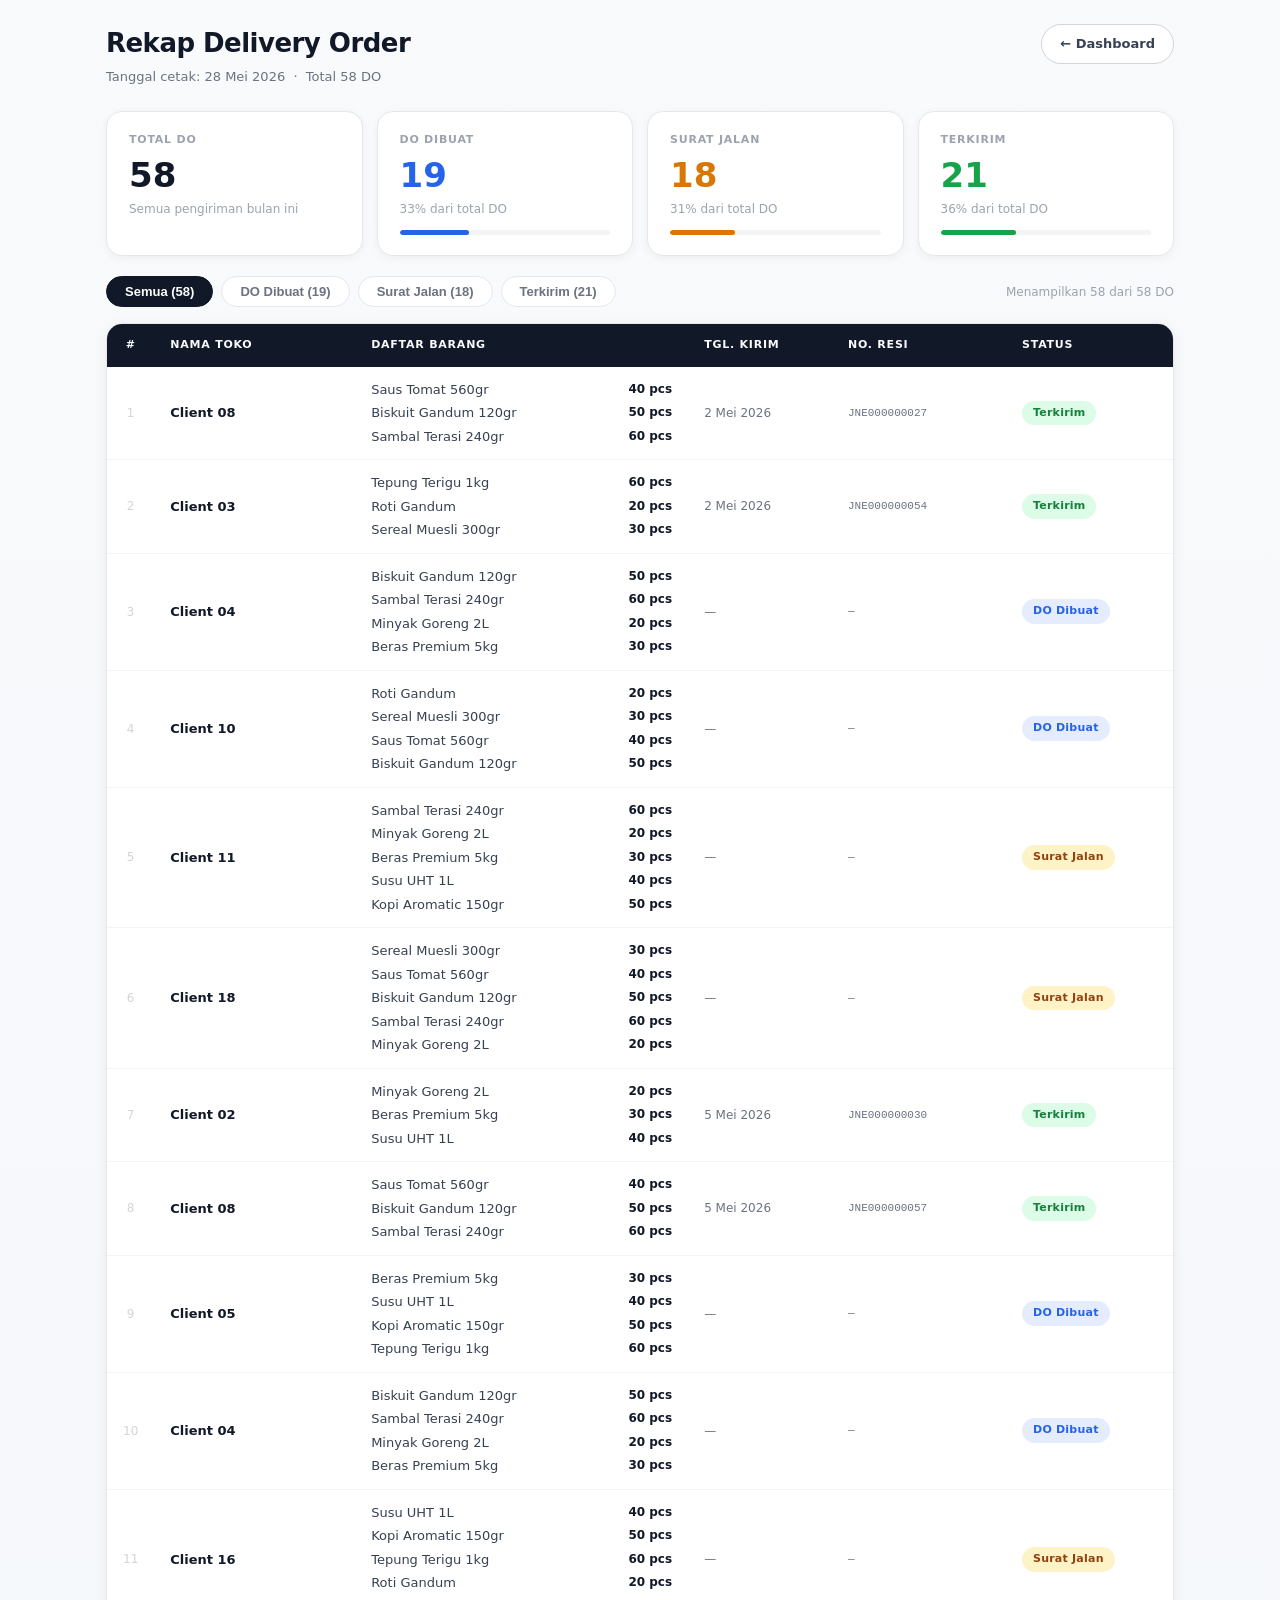
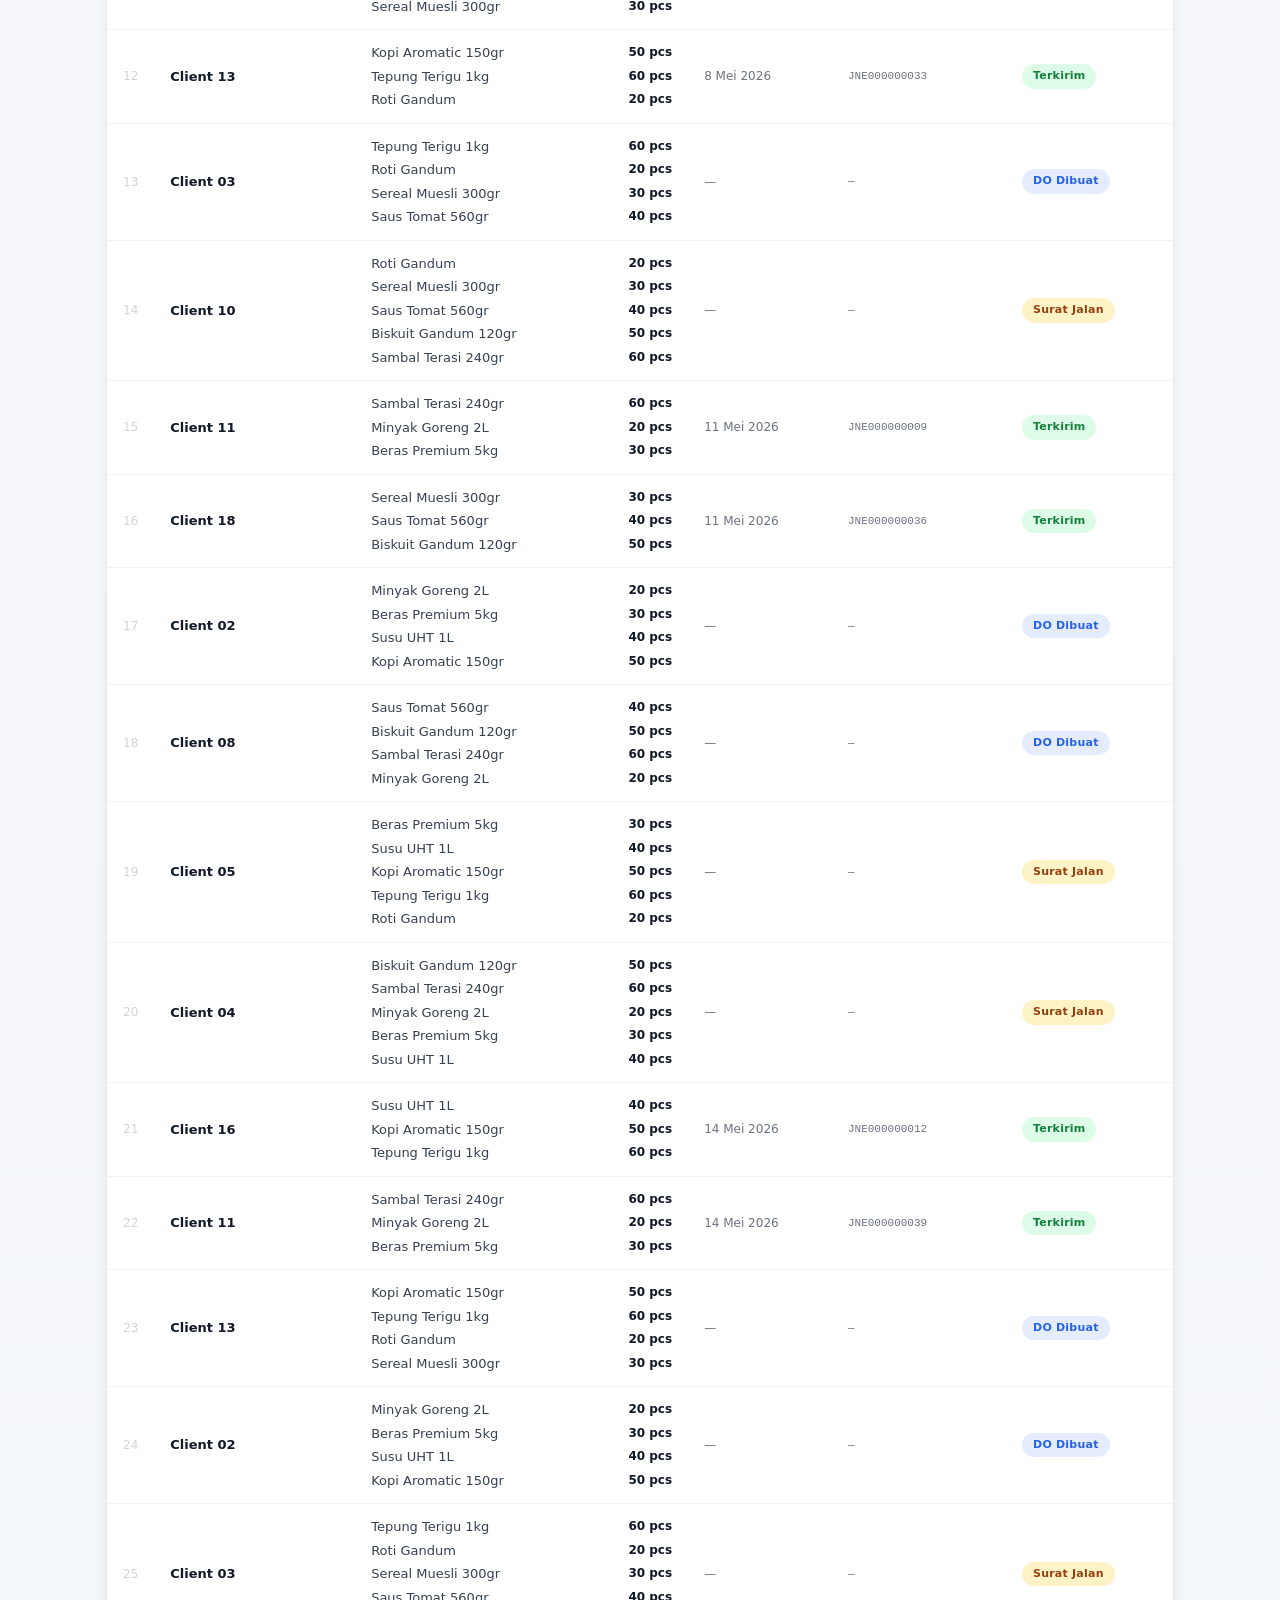
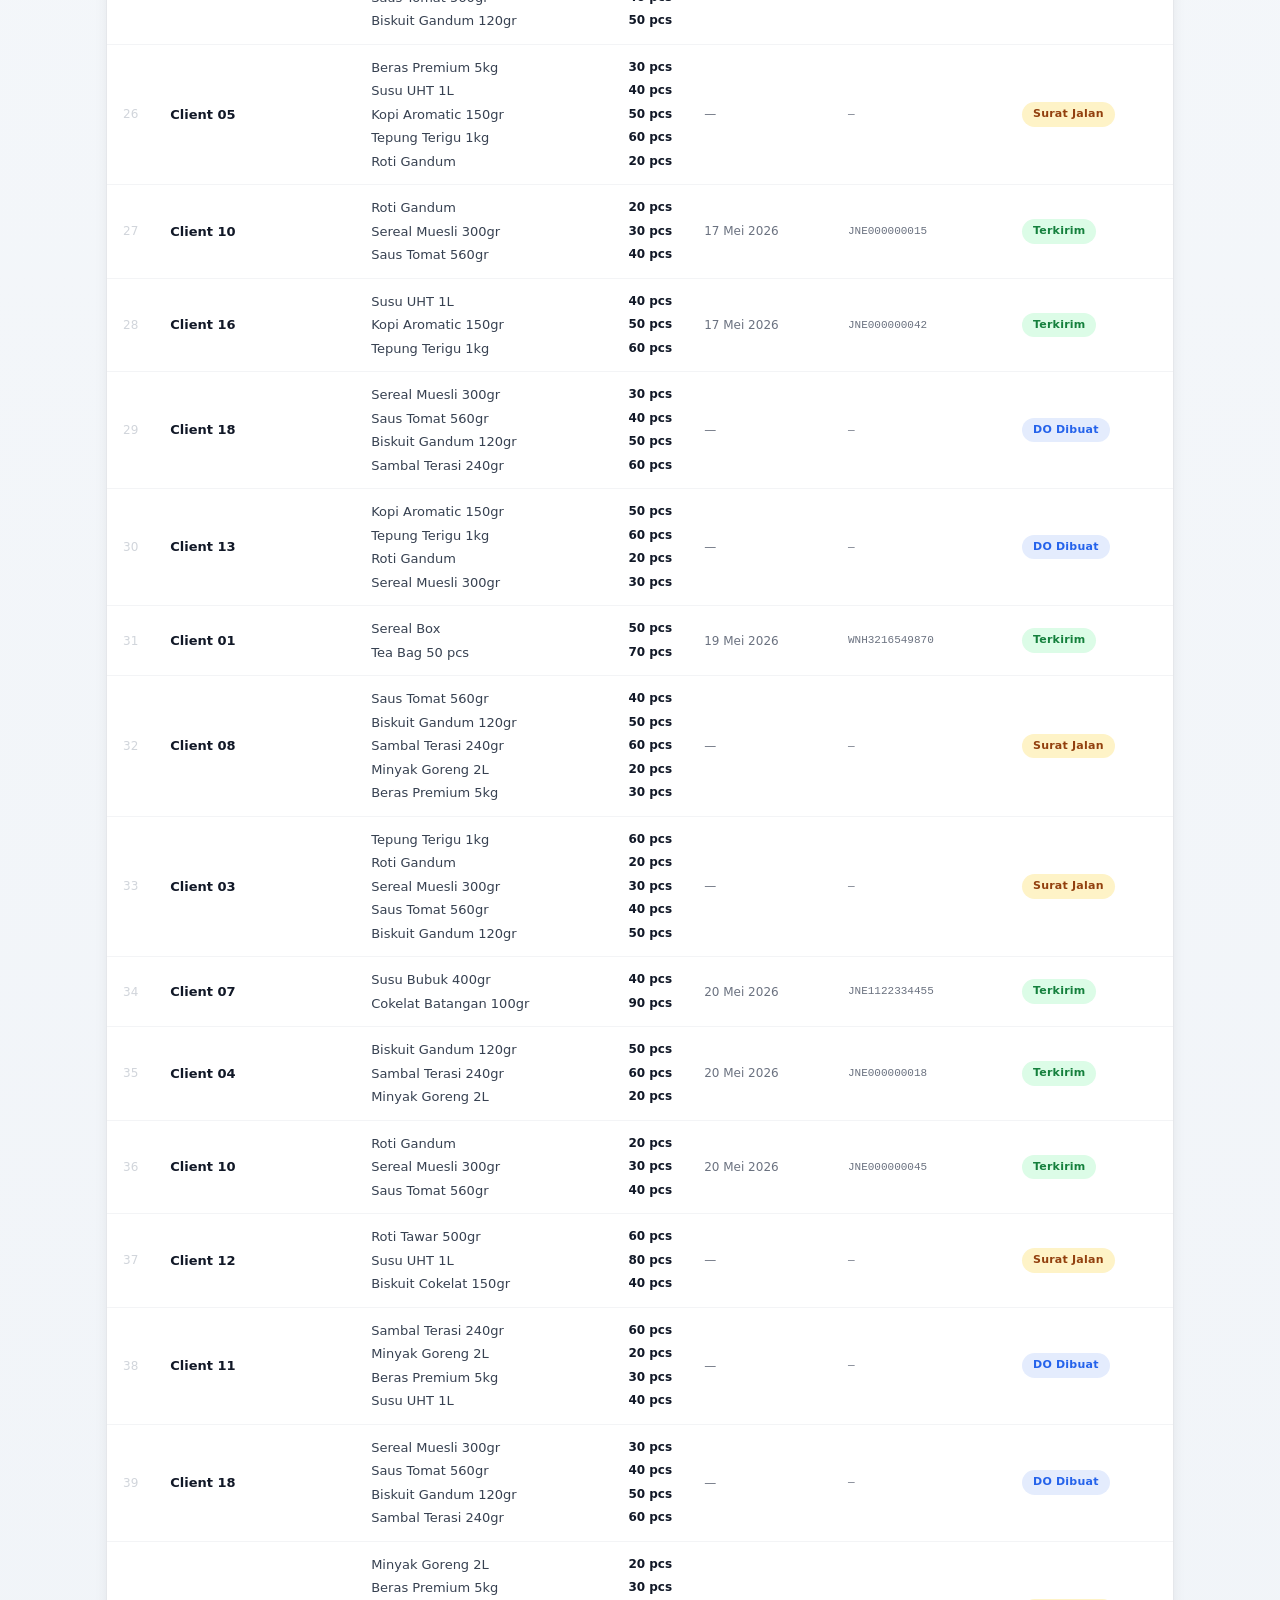
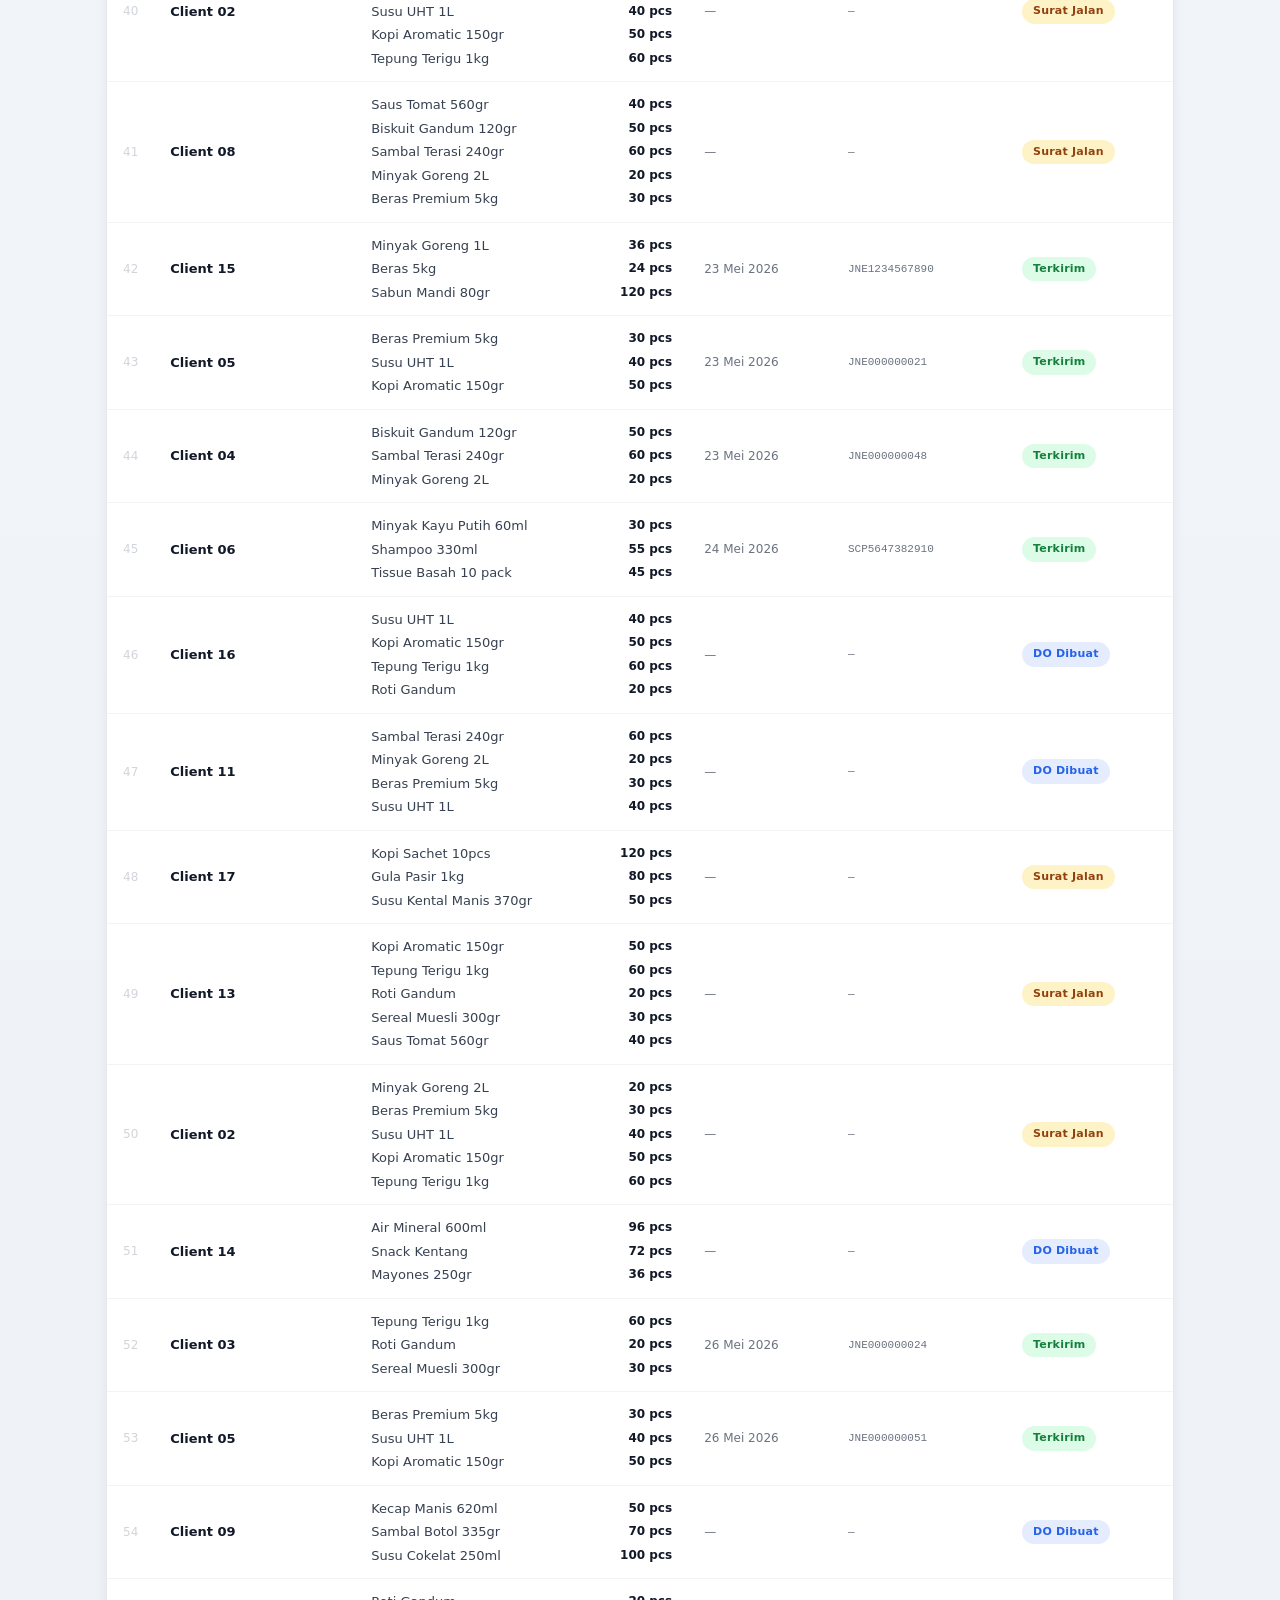
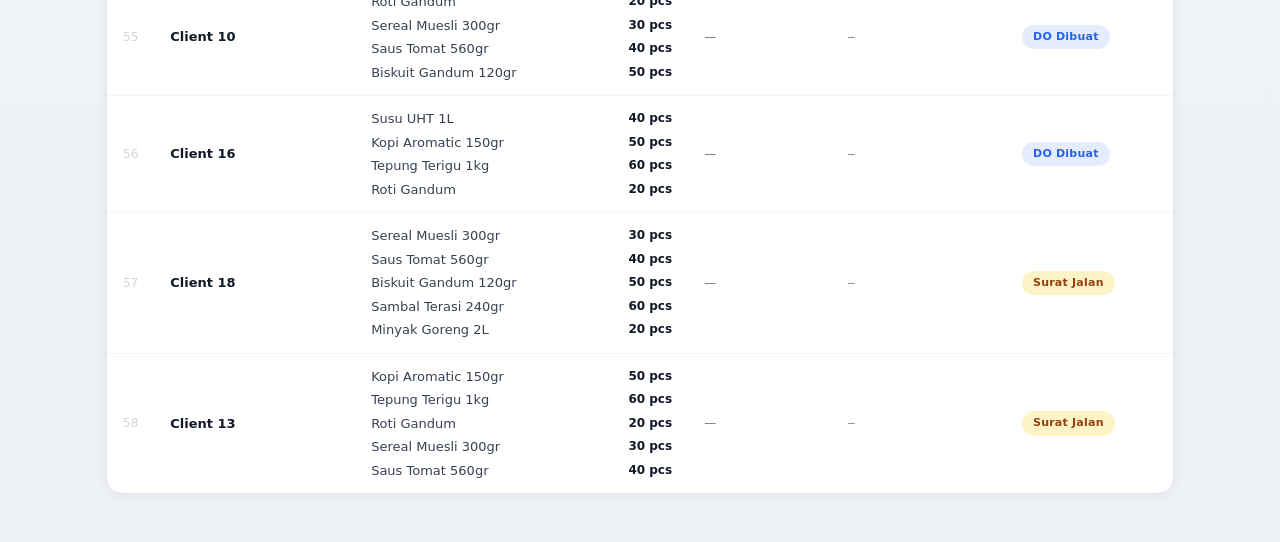
<file: rekap_DO.html>
<!DOCTYPE html>
<html lang="id">
<head>
<meta charset="UTF-8"/>
<meta name="viewport" content="width=device-width, initial-scale=1.0"/>
<title>Rekap Delivery Order — 28 Mei 2026</title>
<style>
  *, *::before, *::after { box-sizing: border-box; margin: 0; padding: 0; }
  body {
    font-family: Inter, ui-sans-serif, system-ui, -apple-system, "Segoe UI", sans-serif;
    background: linear-gradient(180deg, #f8fafc 0%, #eef2f7 100%);
    color: #1f2937;
    min-height: 100vh;
    font-size: 14px;
    line-height: 1.5;
  }
  .page { max-width: 1100px; margin: 0 auto; padding: 24px 16px 48px; }

  /* Header */
  .header {
    display: flex; align-items: flex-start; justify-content: space-between;
    gap: 16px; margin-bottom: 24px; flex-wrap: wrap;
  }
  .header h1 { font-size: 26px; font-weight: 700; letter-spacing: -0.02em; color: #111827; }
  .header .sub { font-size: 13px; color: #6b7280; margin-top: 4px; }
  .btn-back {
    display: inline-flex; align-items: center; gap: 6px;
    padding: 9px 18px; border-radius: 999px;
    border: 1.5px solid #d1d5db; background: #fff;
    font-size: 13px; font-weight: 600; color: #374151;
    cursor: pointer; text-decoration: none;
    transition: background .15s, transform .15s, border-color .15s;
    white-space: nowrap; flex-shrink: 0;
  }
  .btn-back:hover { background: #f3f4f6; border-color: #9ca3af; transform: translateY(-1px); }

  /* Stats */
  .stats { display: grid; grid-template-columns: repeat(4, 1fr); gap: 14px; margin-bottom: 20px; }
  .stat-card {
    background: #fff; border: 1px solid #e5e7eb; border-radius: 16px;
    padding: 20px 22px; box-shadow: 0 2px 10px rgba(15,23,42,0.05);
  }
  .stat-card .s-label {
    font-size: 11px; font-weight: 700; text-transform: uppercase;
    letter-spacing: 0.07em; color: #9ca3af; margin-bottom: 10px;
  }
  .stat-card .s-val { font-size: 34px; font-weight: 700; line-height: 1; }
  .stat-card .s-sub { font-size: 12px; color: #9ca3af; margin-top: 8px; }
  .stat-card.total .s-val { color: #111827; }
  .stat-card.s1 .s-val { color: #2563eb; }
  .stat-card.s2 .s-val { color: #d97706; }
  .stat-card.s3 .s-val { color: #16a34a; }
  .s-bar { height: 5px; border-radius: 999px; background: #f3f4f6; margin-top: 12px; overflow: hidden; }
  .s-bar-fill { height: 100%; border-radius: 999px; }
  .stat-card.s1 .s-bar-fill { background: #2563eb; }
  .stat-card.s2 .s-bar-fill { background: #d97706; }
  .stat-card.s3 .s-bar-fill { background: #16a34a; }

  /* Filter */
  .toolbar {
    display: flex; flex-wrap: wrap; align-items: center;
    gap: 8px; margin-bottom: 16px;
  }
  .filter-pill {
    padding: 8px 18px; border-radius: 999px; border: 1.5px solid #e5e7eb;
    background: #fff; cursor: pointer; font-size: 13px; font-weight: 600;
    color: #6b7280; transition: all .15s; line-height: 1;
  }
  .filter-pill:hover { border-color: #9ca3af; color: #374151; }
  .filter-pill.active { background: #111827; color: #fff; border-color: #111827; }
  .filter-pill.f-s1.active { background: #2563eb; border-color: #2563eb; }
  .filter-pill.f-s2.active { background: #d97706; border-color: #d97706; }
  .filter-pill.f-s3.active { background: #16a34a; border-color: #16a34a; }
  .result-info { margin-left: auto; font-size: 12px; color: #9ca3af; font-weight: 500; }

  /* Badge */
  .badge {
    display: inline-flex; align-items: center; gap: 4px;
    padding: 4px 11px; border-radius: 999px;
    font-size: 11px; font-weight: 700; white-space: nowrap; letter-spacing: 0.02em;
  }
  .badge.s1 { background: rgba(37,99,235,0.12); color: #2563eb; }
  .badge.s2 { background: #fef3c7; color: #92400e; }
  .badge.s3 { background: #dcfce7; color: #15803d; }

  /* Desktop table */
  .table-wrap {
    background: #fff; border: 1px solid #e5e7eb; border-radius: 16px;
    overflow: hidden; box-shadow: 0 2px 14px rgba(15,23,42,0.06);
  }
  table { width: 100%; border-collapse: collapse; }
  thead th {
    background: #111827; color: #f9fafb; padding: 13px 16px;
    text-align: left; font-size: 11px; font-weight: 700;
    letter-spacing: 0.07em; text-transform: uppercase; white-space: nowrap;
  }
  thead th:first-child { width: 44px; text-align: center; }
  tbody tr { border-bottom: 1px solid #f3f4f6; transition: background .1s; }
  tbody tr:last-child { border-bottom: none; }
  tbody tr:hover { background: #fafafa; }
  td { padding: 13px 16px; vertical-align: top; font-size: 13px; color: #374151; }
  td.no { color: #d1d5db; text-align: center; font-size: 12px; vertical-align: middle; }
  td.toko { font-weight: 700; color: #111827; min-width: 150px; vertical-align: middle; }
  td.barang { min-width: 200px; }
  .item-list { display: flex; flex-direction: column; gap: 4px; }
  .item-row { display: flex; justify-content: space-between; gap: 12px; }
  .item-row .iname { color: #374151; flex: 1; }
  .item-row .iqty { color: #111827; font-weight: 600; white-space: nowrap; font-size: 12px; }
  td.kirim { white-space: nowrap; vertical-align: middle; color: #6b7280; min-width: 105px; font-size: 12px; }
  td.resi { font-family: 'Courier New', Courier, monospace; font-size: 11px; color: #6b7280; min-width: 130px; vertical-align: middle; }
  td.status { vertical-align: middle; }

  /* Mobile cards */
  .card-list { display: none; flex-direction: column; gap: 12px; }
  .do-card {
    background: #fff; border: 1px solid #e5e7eb; border-radius: 16px;
    padding: 16px 18px; box-shadow: 0 2px 10px rgba(15,23,42,0.05);
  }
  .card-top { display: flex; justify-content: space-between; align-items: center; gap: 12px; margin-bottom: 12px; }
  .card-top .left { display: flex; align-items: center; gap: 8px; }
  .card-no { font-size: 11px; font-weight: 700; color: #d1d5db; }
  .card-toko { font-size: 15px; font-weight: 700; color: #111827; }
  .card-items { border-top: 1px solid #f3f4f6; padding: 10px 0; display: flex; flex-direction: column; gap: 5px; }
  .card-items .item-row { font-size: 13px; }
  .card-meta {
    border-top: 1px solid #f3f4f6; padding-top: 10px; margin-top: 2px;
    display: flex; justify-content: space-between; align-items: center;
    flex-wrap: wrap; gap: 6px;
  }
  .card-meta .kirim-label { font-size: 12px; color: #6b7280; }
  .card-meta .resi-val { font-family: 'Courier New', Courier, monospace; font-size: 11px; color: #9ca3af; }

  /* Responsive */
  @media (max-width: 800px) {
    .table-wrap { display: none; }
    .card-list { display: flex; }
  }
  @media (max-width: 900px) {
    .stats { grid-template-columns: 1fr 1fr; }
    .stat-card .s-val { font-size: 28px; }
  }
  @media (max-width: 480px) {
    .page { padding: 14px 12px 36px; }
    .header h1 { font-size: 20px; }
    .stats { grid-template-columns: 1fr 1fr; }
    .result-info { display: none; }
  }
</style>
</head>
<body>
<div class="page">

  <div class="header">
    <div>
      <h1>Rekap Delivery Order</h1>
      <p class="sub">Tanggal cetak: 28 Mei 2026 &nbsp;&middot;&nbsp; Total <span id="hTotal"></span> DO</p>
    </div>
    <a href="dashboard_do.html" class="btn-back">&#8592; Dashboard</a>
  </div>

  <div class="stats">
    <div class="stat-card total">
      <div class="s-label">Total DO</div>
      <div class="s-val" id="statTotal"></div>
      <div class="s-sub">Semua pengiriman bulan ini</div>
    </div>
    <div class="stat-card s1">
      <div class="s-label">DO Dibuat</div>
      <div class="s-val" id="statS1"></div>
      <div class="s-sub" id="statS1Pct"></div>
      <div class="s-bar"><div class="s-bar-fill" id="barS1"></div></div>
    </div>
    <div class="stat-card s2">
      <div class="s-label">Surat Jalan</div>
      <div class="s-val" id="statS2"></div>
      <div class="s-sub" id="statS2Pct"></div>
      <div class="s-bar"><div class="s-bar-fill" id="barS2"></div></div>
    </div>
    <div class="stat-card s3">
      <div class="s-label">Terkirim</div>
      <div class="s-val" id="statS3"></div>
      <div class="s-sub" id="statS3Pct"></div>
      <div class="s-bar"><div class="s-bar-fill" id="barS3"></div></div>
    </div>
  </div>

  <div class="toolbar">
    <button class="filter-pill active" id="btnAll" onclick="setFilter(0,this)">Semua</button>
    <button class="filter-pill f-s1"   id="btnS1"  onclick="setFilter(1,this)">DO Dibuat</button>
    <button class="filter-pill f-s2"   id="btnS2"  onclick="setFilter(2,this)">Surat Jalan</button>
    <button class="filter-pill f-s3"   id="btnS3"  onclick="setFilter(3,this)">Terkirim</button>
    <span class="result-info" id="resultInfo"></span>
  </div>

  <div class="table-wrap">
    <table>
      <thead>
        <tr>
          <th>#</th>
          <th>Nama Toko</th>
          <th>Daftar Barang</th>
          <th>Tgl. Kirim</th>
          <th>No. Resi</th>
          <th>Status</th>
        </tr>
      </thead>
      <tbody id="tbody"></tbody>
    </table>
  </div>

  <div class="card-list" id="cardList"></div>

</div>
<script>
/* ── Data generation: same logic as dashboard_do.html ── */
const _contacts = [
  'Client 11','Client 02','Client 05',
  'Client 16','Client 13','Client 03',
  'Client 10','Client 18','Client 08','Client 04'
];
const _exped = ['JNE','SiCepat','Wahana'];
const _catalog = [
  'Minyak Goreng 2L','Beras Premium 5kg','Susu UHT 1L',
  'Kopi Aromatic 150gr','Tepung Terigu 1kg','Roti Gandum',
  'Sereal Muesli 300gr','Saus Tomat 560gr','Biskuit Gandum 120gr','Sambal Terasi 240gr'
];

const data = [
  {stage:3, toko:'Client 15',     kirim:'23 Mei 2026', resi:'JNE1234567890',
   items:[['Minyak Goreng 1L',36],['Beras 5kg',24],['Sabun Mandi 80gr',120]]},
  {stage:2, toko:'Client 12',      kirim:'21 Mei 2026', resi:'SCP0987654321',
   items:[['Roti Tawar 500gr',60],['Susu UHT 1L',80],['Biskuit Cokelat 150gr',40]]},
  {stage:3, toko:'Client 01',     kirim:'19 Mei 2026', resi:'WNH3216549870',
   items:[['Sereal Box',50],['Tea Bag 50 pcs',70]]},
  {stage:1, toko:'Client 14',   kirim:'26 Mei 2026', resi:'JNE9283746501',
   items:[['Air Mineral 600ml',96],['Snack Kentang',72],['Mayones 250gr',36]]},
  {stage:3, toko:'Client 06', kirim:'24 Mei 2026', resi:'SCP5647382910',
   items:[['Minyak Kayu Putih 60ml',30],['Shampoo 330ml',55],['Tissue Basah 10 pack',45]]},
  {stage:2, toko:'Client 17',      kirim:'25 Mei 2026', resi:'WNH2917364508',
   items:[['Kopi Sachet 10pcs',120],['Gula Pasir 1kg',80],['Susu Kental Manis 370gr',50]]},
  {stage:3, toko:'Client 07',     kirim:'20 Mei 2026', resi:'JNE1122334455',
   items:[['Susu Bubuk 400gr',40],['Cokelat Batangan 100gr',90]]},
  {stage:1, toko:'Client 09',     kirim:'27 Mei 2026', resi:'SCP6677889900',
   items:[['Kecap Manis 620ml',50],['Sambal Botol 335gr',70],['Susu Cokelat 250ml',100]]},
];

for (var i = 9; i <= 58; i++) {
  var toko     = _contacts[(i - 9) % 10];
  var exp      = _exped[i % 3];
  var invDay   = (i % 27) + 1;
  var kirim    = (invDay + 1) + ' Mei 2026';
  var resi     = (exp === 'JNE' ? 'JNE' : exp === 'SiCepat' ? 'SCP' : 'WNH') + String(1000000000 + i).slice(1);
  var stage    = i % 3 === 0 ? 3 : i % 3 === 1 ? 1 : 2;
  var itemCnt  = 3 + (i % 3);
  var items    = [];
  for (var j = 0; j < itemCnt; j++) {
    items.push([_catalog[(i + j) % 10], 20 + ((i + j) % 5) * 10]);
  }
  data.push({ stage: stage, toko: toko, kirim: kirim, resi: resi, items: items });
}

/* ── Sort by shipping date ── */
const _mth = {Januari:1,Februari:2,Maret:3,April:4,Mei:5,Juni:6,Juli:7,Agustus:8,September:9,Oktober:10,November:11,Desember:12};
function parseDate(str) {
  var p = str.split(' ');
  return new Date(+p[2], _mth[p[1]] - 1, +p[0]);
}
data.sort(function(a, b) { return parseDate(a.kirim) - parseDate(b.kirim); });

/* ── Load persisted stages from localStorage ── */
try {
  var _saved = localStorage.getItem('do_stages_v1');
  if (_saved) JSON.parse(_saved).forEach(function(s, i) { if (data[i]) data[i].stage = s; });
} catch(e) {}

/* ── Init stats & button labels ── */
var cnt1  = data.filter(function(d){ return d.stage === 1; }).length;
var cnt2  = data.filter(function(d){ return d.stage === 2; }).length;
var cnt3  = data.filter(function(d){ return d.stage === 3; }).length;
var cntAll = data.length;
function pct(n) { return Math.round(n / cntAll * 100); }

document.getElementById('hTotal').textContent    = cntAll;
document.getElementById('statTotal').textContent = cntAll;
document.getElementById('statS1').textContent    = cnt1;
document.getElementById('statS2').textContent    = cnt2;
document.getElementById('statS3').textContent    = cnt3;
document.getElementById('statS1Pct').textContent = pct(cnt1) + '% dari total DO';
document.getElementById('statS2Pct').textContent = pct(cnt2) + '% dari total DO';
document.getElementById('statS3Pct').textContent = pct(cnt3) + '% dari total DO';
document.getElementById('barS1').style.width = pct(cnt1) + '%';
document.getElementById('barS2').style.width = pct(cnt2) + '%';
document.getElementById('barS3').style.width = pct(cnt3) + '%';
document.getElementById('btnAll').textContent = 'Semua (' + cntAll + ')';
document.getElementById('btnS1').textContent  = 'DO Dibuat (' + cnt1 + ')';
document.getElementById('btnS2').textContent  = 'Surat Jalan (' + cnt2 + ')';
document.getElementById('btnS3').textContent  = 'Terkirim (' + cnt3 + ')';

/* ── Render ── */
var _stageLabel = { 1:'DO Dibuat', 2:'Surat Jalan', 3:'Terkirim' };
var _stageCls   = { 1:'s1', 2:'s2', 3:'s3' };

function render(filterStage) {
  var filtered = filterStage === 0 ? data : data.filter(function(d){ return d.stage === filterStage; });
  document.getElementById('resultInfo').textContent = 'Menampilkan ' + filtered.length + ' dari ' + cntAll + ' DO';

  var tbody    = document.getElementById('tbody');
  var cardList = document.getElementById('cardList');
  tbody.innerHTML = '';
  cardList.innerHTML = '';

  filtered.forEach(function(d, i) {
    var no         = i + 1;
    var isShipped  = d.stage === 3;
    var badge      = '<span class="badge ' + _stageCls[d.stage] + '">' + _stageLabel[d.stage] + '</span>';
    var resiText   = isShipped ? d.resi : '&mdash;';
    var kirimText  = isShipped ? d.kirim : '&mdash;';
    var itemsHtml  = d.items.map(function(it){
      return '<div class="item-row"><span class="iname">' + it[0] + '</span><span class="iqty">' + it[1] + ' pcs</span></div>';
    }).join('');

    var tr = document.createElement('tr');
    tr.innerHTML =
      '<td class="no">'    + no        + '</td>' +
      '<td class="toko">'  + d.toko    + '</td>' +
      '<td class="barang"><div class="item-list">' + itemsHtml + '</div></td>' +
      '<td class="kirim">' + kirimText + '</td>' +
      '<td class="resi">'  + resiText  + '</td>' +
      '<td class="status">'+ badge     + '</td>';
    tbody.appendChild(tr);

    var card = document.createElement('div');
    card.className = 'do-card';
    card.innerHTML =
      '<div class="card-top">' +
        '<div class="left"><span class="card-no">#' + no + '</span><span class="card-toko">' + d.toko + '</span></div>' +
        badge +
      '</div>' +
      '<div class="card-items">' + itemsHtml + '</div>' +
      '<div class="card-meta">' +
        '<span class="kirim-label">' + (isShipped ? 'Kirim: ' + d.kirim : 'Belum dikirim') + '</span>' +
        '<span class="resi-val">'    + (isShipped ? d.resi : '') + '</span>' +
      '</div>';
    cardList.appendChild(card);
  });
}

function setFilter(stage, btn) {
  document.querySelectorAll('.filter-pill').forEach(function(b){ b.classList.remove('active'); });
  btn.classList.add('active');
  render(stage);
}

render(0);
</script>
</body>
</html>
</file>
<file: New-Portfolio/css/style.css>
/* ============================================================
   Rolando — Portfolio
   Editorial / warm-Swiss theme. Hand-tuned, not generated.
   ============================================================ */

/* ---------- Design tokens ---------- */
:root {
  /* Light (default) */
  --paper:      #f4f1ea;
  --paper-2:    #ece7db;
  --card:       #fbf9f4;
  --ink:        #17140f;
  --ink-soft:   #5b544a;
  --ink-faint:  #8c8478;
  --line:       #ddd5c5;
  --line-strong:#c9bfab;
  --accent:     #e0522b;
  --accent-ink: #b53d1c;
  --shadow:     18px 22px 60px -30px rgba(23, 20, 15, .35);

  --font-display: "Fraunces", Georgia, "Times New Roman", serif;
  --font-sans:    "Inter", system-ui, -apple-system, "Segoe UI", sans-serif;
  --font-mono:    "JetBrains Mono", ui-monospace, "SFMono-Regular", monospace;

  --wrap: 1200px;
  --gutter: clamp(20px, 5vw, 64px);
  --radius: 14px;
  --ease: cubic-bezier(.22, .61, .36, 1);
}

html[data-theme="dark"] {
  --paper:      #141210;
  --paper-2:    #1b1815;
  --card:       #1f1b17;
  --ink:        #efe9dc;
  --ink-soft:   #b3ab9c;
  --ink-faint:  #7d7668;
  --line:       #2c2823;
  --line-strong:#3a352e;
  --accent:     #f0623b;
  --accent-ink: #f0623b;
  --shadow:     18px 22px 60px -30px rgba(0, 0, 0, .7);
}

/* ---------- Reset ---------- */
*, *::before, *::after { box-sizing: border-box; margin: 0; padding: 0; }
html { scroll-behavior: smooth; -webkit-text-size-adjust: 100%; }
@media (prefers-reduced-motion: reduce) {
  html { scroll-behavior: auto; }
  *, *::before, *::after { animation-duration: .001ms !important; transition-duration: .001ms !important; }
}

body {
  font-family: var(--font-sans);
  background: var(--paper);
  color: var(--ink);
  line-height: 1.6;
  font-size: clamp(15px, 1.05vw, 17px);
  overflow-x: hidden;
  transition: background .5s var(--ease), color .5s var(--ease);
  -webkit-font-smoothing: antialiased;
}

img { max-width: 100%; display: block; }
a { color: inherit; text-decoration: none; }
ul, ol { list-style: none; }

::selection { background: var(--accent); color: #fff; }

/* ---------- Layout helpers ---------- */
.wrap { width: 100%; max-width: var(--wrap); margin-inline: auto; padding-inline: var(--gutter); }

.section { padding-block: clamp(72px, 11vw, 150px); position: relative; }
.section-alt { background: var(--paper-2); }
.section-alt::before,
.section-alt::after {
  content: ""; position: absolute; left: 0; right: 0; height: 1px; background: var(--line);
}
.section-alt::before { top: 0; } .section-alt::after { bottom: 0; }

/* ---------- Grain overlay ---------- */
.grain {
  position: fixed; inset: 0; z-index: 9999; pointer-events: none; opacity: .04;
  background-image: url("data:image/svg+xml,%3Csvg xmlns='http://www.w3.org/2000/svg' width='140' height='140'%3E%3Cfilter id='n'%3E%3CfeTurbulence type='fractalNoise' baseFrequency='0.85' numOctaves='3' stitchTiles='stitch'/%3E%3C/filter%3E%3Crect width='100%25' height='100%25' filter='url(%23n)'/%3E%3C/svg%3E");
}

.skip-link {
  position: fixed; top: -60px; left: 16px; z-index: 10000;
  background: var(--ink); color: var(--paper); padding: 10px 16px; border-radius: 8px;
  font: 500 14px/1 var(--font-sans); transition: top .2s var(--ease);
}
.skip-link:focus { top: 16px; }

/* ---------- Buttons ---------- */
.btn {
  --pad-y: 14px; --pad-x: 22px;
  display: inline-flex; align-items: center; gap: 10px;
  padding: var(--pad-y) var(--pad-x);
  font: 500 14px/1 var(--font-sans); letter-spacing: .01em;
  border-radius: 100px; border: 1px solid transparent; cursor: pointer;
  transition: transform .35s var(--ease), background .3s var(--ease), color .3s var(--ease), border-color .3s var(--ease), box-shadow .3s var(--ease);
  white-space: nowrap;
}
.btn svg { transition: transform .35s var(--ease); }
.btn:hover { transform: translateY(-2px); }
.btn-accent { background: var(--accent); color: #fff; }
.btn-accent:hover { box-shadow: 0 12px 28px -12px var(--accent); }
.btn-accent:hover svg { transform: translateX(4px); }
.btn-ink { background: var(--ink); color: var(--paper); }
.btn-ink:hover { box-shadow: 0 10px 24px -14px var(--ink); }
.btn-line { border-color: var(--line-strong); color: var(--ink); background: transparent; }
.btn-line:hover { border-color: var(--ink); background: var(--ink); color: var(--paper); }
.btn-line:hover svg { transform: translateY(2px); }
.btn-sm { --pad-y: 10px; --pad-x: 16px; font-size: 13px; }
.btn-lg { --pad-y: 18px; --pad-x: 28px; font-size: clamp(15px, 2vw, 19px); font-family: var(--font-mono); }

/* ---------- Header ---------- */
.site-header {
  position: fixed; top: 0; left: 0; right: 0; z-index: 100;
  transition: transform .4s var(--ease), background .4s var(--ease), border-color .4s var(--ease), backdrop-filter .4s;
  border-bottom: 1px solid transparent;
}
.site-header.scrolled {
  background: color-mix(in srgb, var(--paper) 82%, transparent);
  backdrop-filter: blur(12px) saturate(1.4);
  border-bottom-color: var(--line);
}
.site-header.hide { transform: translateY(-104%); }
.header-inner { display: flex; align-items: center; justify-content: space-between; height: 74px; }

.brand { display: inline-flex; align-items: center; gap: 11px; font-weight: 600; }
.brand-mark {
  display: grid; place-items: center; width: 34px; height: 34px; border-radius: 9px;
  background: var(--ink); color: var(--accent); font-family: var(--font-display);
  font-size: 22px; font-weight: 500; line-height: 1;
}
.brand-name { font-size: 17px; letter-spacing: -.01em; }

.nav { display: flex; gap: 34px; }
.nav a {
  position: relative; font-size: 15px; color: var(--ink-soft);
  transition: color .25s var(--ease); padding: 4px 0;
}
.nav a::after {
  content: ""; position: absolute; left: 0; bottom: -2px; height: 2px; width: 100%;
  background: var(--accent); transform: scaleX(0); transform-origin: left;
  transition: transform .35s var(--ease);
}
.nav a:hover, .nav a.active { color: var(--ink); }
.nav a.active::after, .nav a:hover::after { transform: scaleX(1); }

.header-actions { display: flex; align-items: center; gap: 14px; }

/* Theme toggle */
.theme-toggle { background: none; border: none; cursor: pointer; padding: 4px; }
.theme-toggle-track {
  display: block; width: 44px; height: 24px; border-radius: 100px;
  background: var(--line-strong); position: relative; transition: background .3s var(--ease);
}
.theme-toggle-thumb {
  position: absolute; top: 3px; left: 3px; width: 18px; height: 18px; border-radius: 50%;
  background: var(--paper); transition: transform .35s var(--ease), background .3s;
  box-shadow: 0 1px 3px rgba(0,0,0,.3);
}
html[data-theme="dark"] .theme-toggle-thumb { transform: translateX(20px); background: var(--accent); }

/* Mobile menu button */
.menu-btn { display: none; flex-direction: column; gap: 6px; background: none; border: none; cursor: pointer; padding: 8px; }
.menu-btn span { width: 24px; height: 2px; background: var(--ink); transition: transform .3s var(--ease), opacity .3s; }
.menu-btn.open span:first-child { transform: translateY(4px) rotate(45deg); }
.menu-btn.open span:last-child { transform: translateY(-4px) rotate(-45deg); }

/* Mobile menu panel */
.mobile-menu {
  position: fixed; inset: 0; z-index: 90; background: var(--paper);
  padding: 110px var(--gutter) 40px; display: flex; flex-direction: column; justify-content: space-between;
  transform: translateY(-100%); transition: transform .5s var(--ease); visibility: hidden;
}
.mobile-menu.open { transform: translateY(0); visibility: visible; }
.mobile-menu nav { display: flex; flex-direction: column; }
.mobile-menu nav a {
  display: flex; align-items: baseline; gap: 16px; padding: 18px 0;
  font-family: var(--font-display); font-size: clamp(30px, 9vw, 46px); font-weight: 400;
  border-bottom: 1px solid var(--line);
}
.mm-num { font-family: var(--font-mono); font-size: 14px; color: var(--accent); }
.mobile-menu-foot { font-family: var(--font-mono); font-size: 14px; color: var(--ink-soft); }

/* ---------- Hero ---------- */
.hero { padding-top: clamp(130px, 20vh, 200px); padding-bottom: 0; position: relative; }
.eyebrow {
  display: inline-flex; align-items: center; gap: 10px;
  font-family: var(--font-mono); font-size: 13px; letter-spacing: .02em; color: var(--ink-soft);
  text-transform: uppercase; margin-bottom: clamp(24px, 4vw, 40px);
}
.status-dot {
  width: 8px; height: 8px; border-radius: 50%; background: #35b37e; position: relative;
}
.status-dot::after {
  content: ""; position: absolute; inset: -4px; border-radius: 50%;
  border: 1px solid #35b37e; animation: pulse 2.2s ease-out infinite;
}
@keyframes pulse { 0% { transform: scale(.6); opacity: 1; } 100% { transform: scale(1.8); opacity: 0; } }

.hero-title {
  font-family: var(--font-display); font-weight: 380;
  font-size: clamp(2.6rem, 8.5vw, 7rem); line-height: .98; letter-spacing: -.025em;
  margin-bottom: clamp(36px, 6vw, 68px);
}
.hero-title .line { display: block; overflow: hidden; }
.hero-title em { font-style: italic; font-weight: 340; }
.hero-title .serif-thin { font-weight: 300; font-style: italic; color: var(--ink-soft); }
.hero-title .hl { color: var(--accent); position: relative; white-space: nowrap; }
.hero-title .hl::after {
  content: ""; position: absolute; left: -2%; right: -2%; bottom: .08em; height: .08em;
  background: var(--accent); opacity: .35;
}

.hero-bottom {
  display: grid; grid-template-columns: 1.15fr .85fr; gap: clamp(28px, 5vw, 70px);
  align-items: end; padding-bottom: clamp(60px, 8vw, 90px);
}
.lede { font-size: clamp(16px, 1.4vw, 19px); color: var(--ink-soft); max-width: 54ch; }
.hero-cta { display: flex; gap: 14px; flex-wrap: wrap; justify-self: start; }

/* Marquee */
.marquee {
  border-block: 1px solid var(--line); overflow: hidden; padding-block: 20px;
  -webkit-mask-image: linear-gradient(90deg, transparent, #000 8%, #000 92%, transparent);
  mask-image: linear-gradient(90deg, transparent, #000 8%, #000 92%, transparent);
}
.marquee-track {
  display: inline-flex; align-items: center; gap: 26px; white-space: nowrap;
  animation: marquee 34s linear infinite; will-change: transform;
}
.marquee:hover .marquee-track { animation-play-state: paused; }
.marquee-track span {
  font-family: var(--font-display); font-size: clamp(22px, 3.4vw, 40px); font-weight: 400; font-style: italic;
  color: var(--ink);
}
.marquee-track .dot { color: var(--accent); font-style: normal; }
@keyframes marquee { to { transform: translateX(-50%); } }

/* ---------- Section head ---------- */
.section-head { margin-bottom: clamp(38px, 5vw, 64px); max-width: 62ch; }
.section-num {
  font-family: var(--font-mono); font-size: 13px; color: var(--accent);
  letter-spacing: .1em; display: block; margin-bottom: 14px;
}
.section-title {
  font-family: var(--font-display); font-weight: 400; letter-spacing: -.02em;
  font-size: clamp(2rem, 5vw, 3.6rem); line-height: 1.02;
}
.section-sub { margin-top: 16px; color: var(--ink-soft); font-size: clamp(15px, 1.3vw, 18px); max-width: 52ch; }

/* ---------- Projects ---------- */
.projects { display: flex; flex-direction: column; gap: clamp(40px, 7vw, 96px); }
.project {
  display: grid; grid-template-columns: 1fr 1fr; gap: clamp(28px, 5vw, 70px); align-items: center;
}
.project:nth-child(even) .project-media { order: 2; }
.project-info { max-width: 46ch; }
.project-top {
  display: flex; align-items: center; gap: 14px; font-family: var(--font-mono);
  font-size: 12.5px; color: var(--ink-soft); text-transform: uppercase; letter-spacing: .04em; margin-bottom: 14px;
}
.project-year { color: var(--accent); }
.project-role::before { content: "· "; color: var(--line-strong); }
.project-name {
  font-family: var(--font-display); font-weight: 420; font-size: clamp(1.7rem, 3.4vw, 2.6rem);
  line-height: 1.05; letter-spacing: -.02em; margin-bottom: 6px;
}
.project-client { font-size: 14px; color: var(--ink-faint); margin-bottom: 18px; }
.project-desc { color: var(--ink-soft); margin-bottom: 22px; }

.tags { display: flex; flex-wrap: wrap; gap: 8px; }
.tags li {
  font-family: var(--font-mono); font-size: 12px; padding: 6px 12px; border-radius: 100px;
  border: 1px solid var(--line-strong); color: var(--ink-soft);
}

/* Project visual mockups */
.project-media { position: relative; }
.project-media::after {
  content: attr(data-label); position: absolute; top: 16px; left: 16px; z-index: 3;
  font-family: var(--font-mono); font-size: 11px; text-transform: uppercase; letter-spacing: .08em;
  background: var(--ink); color: var(--paper); padding: 5px 11px; border-radius: 100px;
}
.browser {
  border-radius: var(--radius); overflow: hidden; border: 1px solid var(--line-strong);
  background: var(--card); box-shadow: var(--shadow); transition: transform .5s var(--ease);
}
.project:hover .browser { transform: translateY(-6px) rotate(-.4deg); }
.browser--link { display: block; cursor: pointer; text-decoration: none; }
.browser-bar {
  display: flex; gap: 7px; padding: 13px 16px; background: var(--paper-2); border-bottom: 1px solid var(--line);
}
.browser-bar span { width: 11px; height: 11px; border-radius: 50%; background: var(--line-strong); }
.browser-bar span:first-child { background: var(--accent); }
.browser-body { padding: 26px; aspect-ratio: 4 / 3; display: flex; flex-direction: column; gap: 14px; }
.browser-body--screenshot { padding: 0; overflow: hidden; }
.browser-body--screenshot img { width: 100%; height: 100%; object-fit: cover; object-position: top; display: block; }

/* Rental mockup */
.pr-row { display: flex; justify-content: space-between; align-items: center; }
.pr-chip { font-family: var(--font-mono); font-size: 12px; padding: 6px 12px; border-radius: 8px; background: var(--paper-2); border: 1px solid var(--line); }
.pr-status { font-family: var(--font-mono); font-size: 11px; padding: 5px 11px; border-radius: 100px; }
.pr-status.ok { background: rgba(53,179,126,.15); color: #35b37e; border: 1px solid rgba(53,179,126,.4); }
.pr-line { height: 12px; border-radius: 6px; background: var(--line); }
.pr-line.w80 { width: 80%; } .pr-line.w60 { width: 55%; }
.pr-grid { display: grid; grid-template-columns: repeat(4, 1fr); gap: 10px; margin-top: 4px; }
.pr-grid i { aspect-ratio: 1; border-radius: 8px; background: var(--paper-2); border: 1px solid var(--line); }
.pr-btn { margin-top: auto; align-self: flex-start; font-family: var(--font-mono); font-size: 12px; color: #fff; background: var(--accent); padding: 9px 15px; border-radius: 8px; }

/* Food mockup */
.pf-hero { height: 40%; border-radius: 10px; background: linear-gradient(120deg, var(--accent), #f2a25a); }
.pf-cards { display: grid; grid-template-columns: repeat(3, 1fr); gap: 10px; flex: 1; }
.pf-cards i { border-radius: 8px; background: var(--paper-2); border: 1px solid var(--line); }
.pf-row { display: flex; justify-content: space-between; align-items: center; }
.pf-price { font-family: var(--font-mono); font-size: 12px; color: #fff; background: var(--ink); padding: 8px 14px; border-radius: 8px; }
.pf-cart { font-size: 18px; }

/* Profile mockup */
.pp-lang { display: flex; gap: 8px; font-family: var(--font-mono); font-size: 11px; }
.pp-lang span { padding: 4px 9px; border-radius: 6px; border: 1px solid var(--line); color: var(--ink-faint); }
.pp-lang .on { background: var(--ink); color: var(--paper); border-color: var(--ink); }
.pp-title { height: 26px; width: 60%; border-radius: 7px; background: var(--line-strong); margin-top: 6px; }
.pp-line { height: 11px; border-radius: 6px; background: var(--line); }
.pp-line.w70 { width: 70%; } .pp-line.w50 { width: 48%; }
.pp-menu { display: grid; grid-template-columns: repeat(3, 1fr); gap: 10px; margin-top: auto; }
.pp-menu i { height: 46px; border-radius: 8px; background: var(--paper-2); border: 1px solid var(--line); }

/* ---------- About ---------- */
.about-grid { display: grid; grid-template-columns: .85fr 1.15fr; gap: clamp(36px, 6vw, 88px); align-items: start; }
.about-media { position: sticky; top: 100px; }
.photo {
  position: relative; aspect-ratio: 4 / 5; border-radius: var(--radius); overflow: hidden;
  background: var(--ink); border: 1px solid var(--line-strong); box-shadow: var(--shadow);
}
.photo img { width: 100%; height: 100%; object-fit: cover; }
.photo-fallback {
  position: absolute; inset: 0; display: none; place-items: center;
  font-family: var(--font-display); font-size: 40vw; color: var(--accent); line-height: 1;
}
.photo.no-photo { display: grid; place-items: center; }
.photo.no-photo .photo-fallback { display: grid; font-size: clamp(120px, 22vw, 220px); }

.about-facts { margin-top: 22px; display: flex; flex-direction: column; gap: 2px; }
.fact { display: flex; justify-content: space-between; gap: 16px; padding: 13px 2px; border-bottom: 1px solid var(--line); }
.fact-k { font-family: var(--font-mono); font-size: 12.5px; color: var(--ink-faint); text-transform: uppercase; letter-spacing: .04em; }
.fact-v { font-size: 14.5px; font-weight: 500; text-align: right; }

.about-text .section-head { margin-bottom: 26px; }
.about-lead { font-family: var(--font-display); font-size: clamp(1.4rem, 2.8vw, 2.1rem); font-weight: 380; line-height: 1.25; letter-spacing: -.015em; margin-bottom: 26px; }
.about-text p { color: var(--ink-soft); margin-bottom: 20px; max-width: 58ch; }
.about-text p:last-of-type { margin-bottom: 30px; }

/* ---------- Skills ---------- */
.skills-grid { display: grid; grid-template-columns: repeat(4, 1fr); gap: clamp(20px, 3vw, 40px); }
.skill-col { padding-top: 20px; border-top: 2px solid var(--ink); }
.skill-h { font-family: var(--font-mono); font-size: 13px; text-transform: uppercase; letter-spacing: .05em; color: var(--ink-faint); margin-bottom: 18px; }
.skill-list li {
  font-family: var(--font-display); font-size: clamp(1.05rem, 1.7vw, 1.4rem); font-weight: 400;
  padding: 7px 0; border-bottom: 1px solid var(--line); transition: color .25s, padding-left .25s var(--ease);
}
.skill-list li:hover { color: var(--accent); padding-left: 8px; }
.skill-list.muted li { color: var(--ink-soft); }

/* ---------- Timeline ---------- */
.timeline { position: relative; margin-left: 4px; margin-bottom: clamp(48px, 8vw, 90px); }
.timeline::before { content: ""; position: absolute; left: 0; top: 8px; bottom: 8px; width: 2px; background: var(--line); }
.tl-item { position: relative; display: grid; grid-template-columns: 190px 1fr; gap: clamp(20px, 3vw, 48px); padding: 22px 0 22px 32px; border-bottom: 1px solid var(--line); }
.tl-item::before {
  content: ""; position: absolute; left: -5px; top: 30px; width: 12px; height: 12px; border-radius: 50%;
  background: var(--paper); border: 2px solid var(--line-strong); transition: border-color .3s, background .3s;
}
.tl-item:hover::before { border-color: var(--accent); background: var(--accent); }
.tl-date { font-family: var(--font-mono); font-size: 13px; color: var(--ink-faint); padding-top: 3px; }
.tl-role { font-family: var(--font-display); font-weight: 440; font-size: clamp(1.15rem, 2vw, 1.5rem); letter-spacing: -.01em; line-height: 1.2; margin-bottom: 6px; }
.tl-at { display: block; font-family: var(--font-sans); font-size: 14px; font-weight: 500; color: var(--accent); margin-top: 3px; }
.tl-desc { color: var(--ink-soft); font-size: 15px; max-width: 60ch; }

/* Education / awards */
.edu-grid { display: grid; grid-template-columns: 1fr 1fr; gap: clamp(28px, 5vw, 64px); }
.edu-col > .skill-h { border-top: 2px solid var(--ink); padding-top: 18px; }
.edu-item { padding: 18px 0; border-bottom: 1px solid var(--line); }
.edu-top { display: flex; justify-content: space-between; align-items: baseline; gap: 12px; margin-bottom: 4px; }
.edu-top strong { font-family: var(--font-display); font-weight: 460; font-size: clamp(1.05rem, 1.8vw, 1.3rem); }
.edu-top span { font-family: var(--font-mono); font-size: 12.5px; color: var(--ink-faint); white-space: nowrap; }
.edu-item p { color: var(--ink-soft); font-size: 14.5px; }

/* ---------- Contact ---------- */
.contact { text-align: center; padding-block: clamp(90px, 14vw, 180px); }
.contact .section-head { margin-inline: auto; text-align: center; }
.contact-title { font-size: clamp(2.6rem, 8vw, 6rem); line-height: .98; }
.contact-sub { max-width: 46ch; margin: 0 auto clamp(34px, 5vw, 50px); color: var(--ink-soft); font-size: clamp(16px, 1.5vw, 19px); }
.contact-actions { display: flex; justify-content: center; margin-bottom: 40px; }
#emailBtn { position: relative; }
.copy-hint {
  font-family: var(--font-sans); font-size: 12px; background: rgba(255,255,255,.22);
  padding: 4px 10px; border-radius: 100px; transition: background .25s;
}
.social { display: flex; justify-content: center; gap: 28px; flex-wrap: wrap; }
.social a {
  font-family: var(--font-mono); font-size: 14px; color: var(--ink-soft);
  border-bottom: 1px solid transparent; padding-bottom: 3px; transition: color .25s, border-color .25s;
}
.social a:hover { color: var(--accent); border-bottom-color: var(--accent); }

/* ---------- Footer ---------- */
.site-footer { border-top: 1px solid var(--line); padding-block: 34px; }
.footer-inner { display: flex; align-items: center; justify-content: space-between; gap: 24px; flex-wrap: wrap; }
.footer-left { display: flex; align-items: center; gap: 12px; font-size: 14.5px; }
.footer-left .brand-mark { width: 30px; height: 30px; font-size: 19px; }
.footer-mid { display: flex; flex-direction: column; align-items: center; }
.clock { font-family: var(--font-mono); font-size: 15px; font-weight: 500; }
.clock-label { font-family: var(--font-mono); font-size: 11px; color: var(--ink-faint); text-transform: uppercase; letter-spacing: .06em; }
.footer-right { display: flex; align-items: center; gap: 20px; font-family: var(--font-mono); font-size: 13px; color: var(--ink-soft); }
.to-top { transition: color .25s; }
.to-top:hover { color: var(--accent); }

/* ---------- Reveal animation ---------- */
.reveal { opacity: 0; transform: translateY(26px); transition: opacity .8s var(--ease), transform .8s var(--ease); }
.reveal.in { opacity: 1; transform: none; }

/* ---------- Responsive ---------- */
@media (max-width: 900px) {
  .nav { display: none; }
  .menu-btn { display: flex; }
  .header-actions .btn { display: none; }
  .hero-bottom { grid-template-columns: 1fr; align-items: start; gap: 30px; }
  .project { grid-template-columns: 1fr; gap: 26px; }
  .project:nth-child(even) .project-media { order: 0; }
  .project-info { max-width: none; }
  .about-grid { grid-template-columns: 1fr; }
  .about-media { position: static; max-width: 380px; }
  .skills-grid { grid-template-columns: 1fr 1fr; gap: 32px 28px; }
  .tl-item { grid-template-columns: 1fr; gap: 6px; }
  .tl-date { padding-top: 0; }
  .edu-grid { grid-template-columns: 1fr; }
}
@media (max-width: 540px) {
  .skills-grid { grid-template-columns: 1fr; }
  .footer-inner { flex-direction: column; text-align: center; }
  .footer-mid { order: -1; }
  .btn-lg { font-size: 13px; --pad-x: 18px; }
  #emailBtn { flex-direction: column; gap: 8px; }
}

/* Focus states */
:focus-visible { outline: 2px solid var(--accent); outline-offset: 3px; border-radius: 4px; }
</file>
